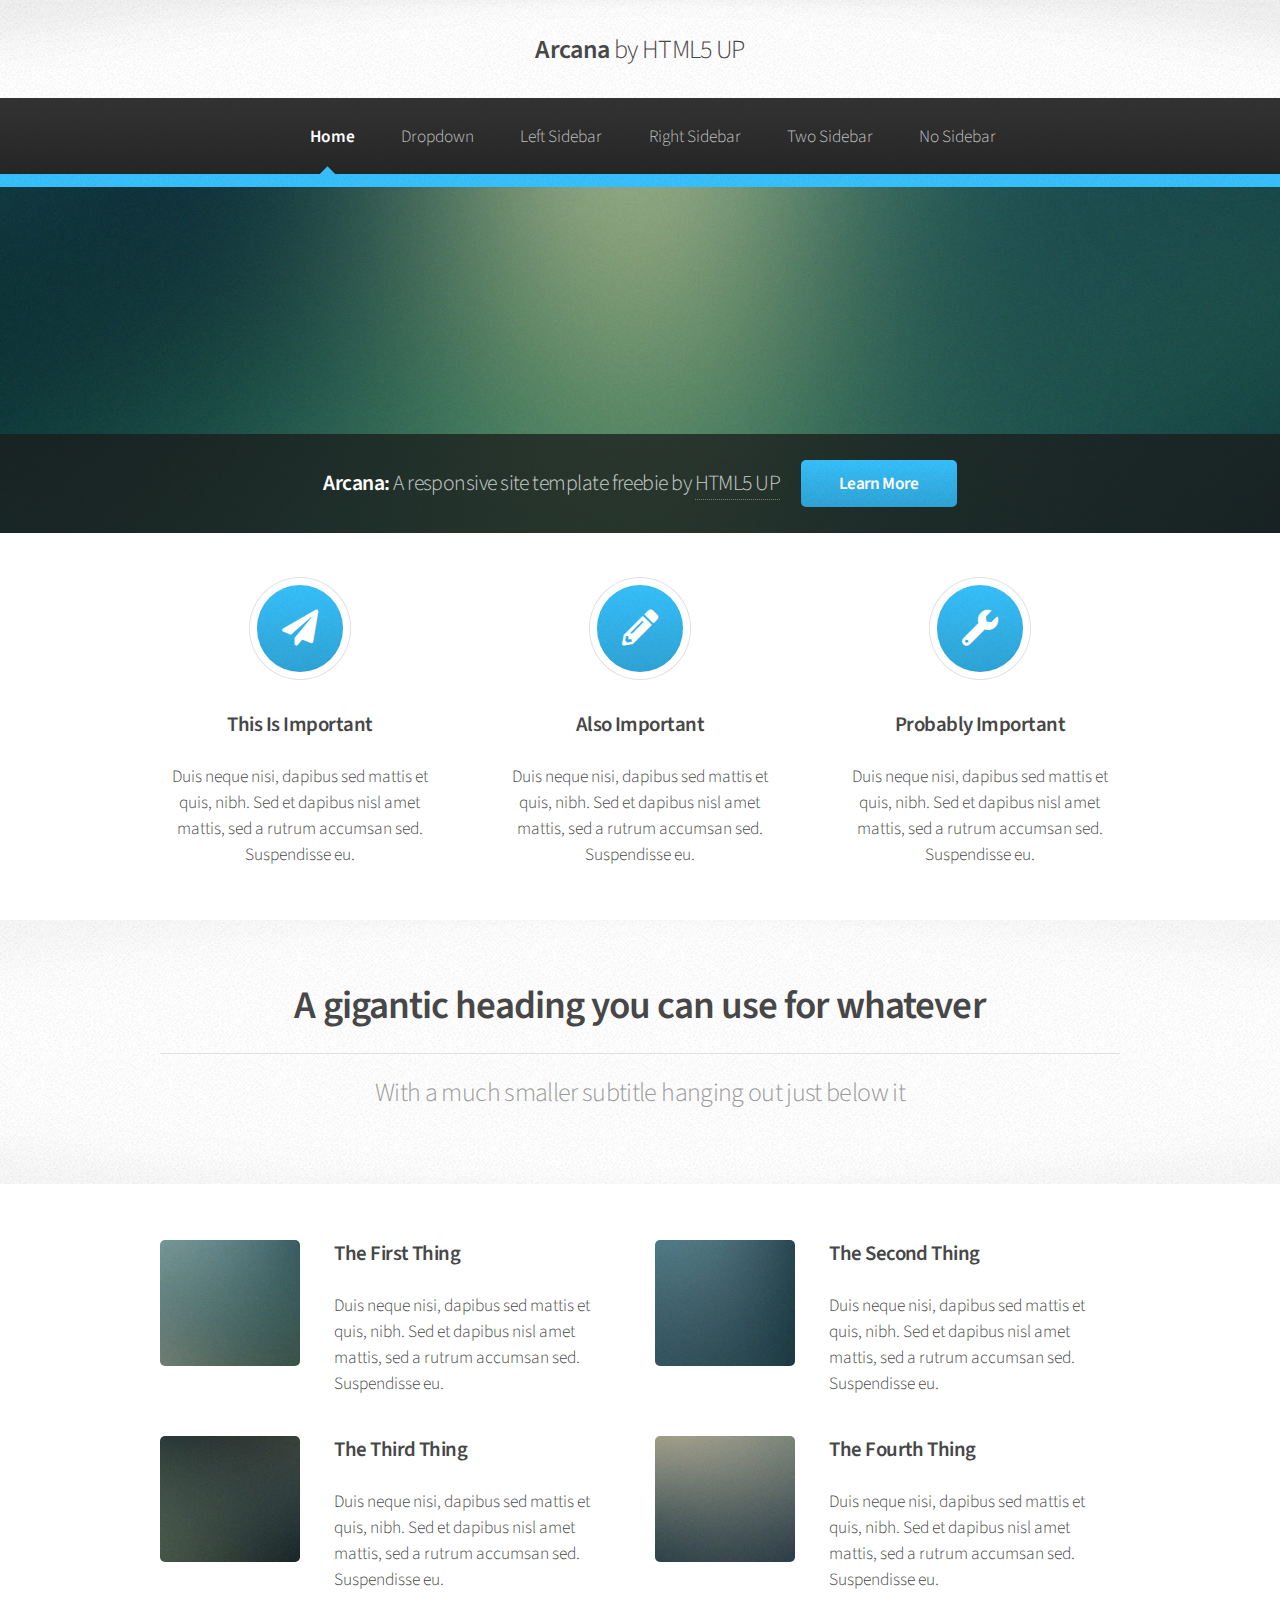
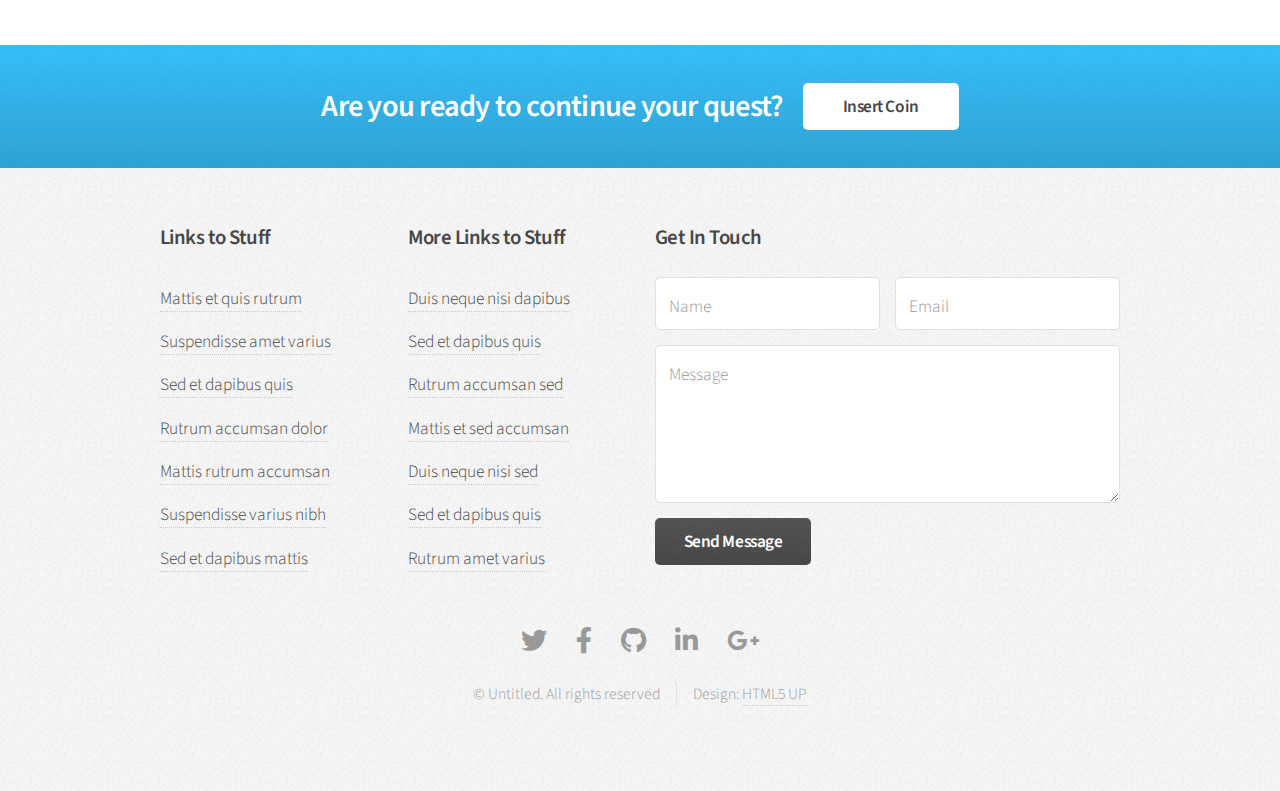
<file: index.html>
<!DOCTYPE HTML>
<!--
	Arcana by HTML5 UP
	html5up.net | @ajlkn
	Free for personal and commercial use under the CCA 3.0 license (html5up.net/license)
-->
<html>
	<head>
		<title>Arcana by HTML5 UP</title>
		<meta charset="utf-8" />
		<meta name="viewport" content="width=device-width, initial-scale=1, user-scalable=no" />
		<link rel="stylesheet" href="assets/css/main.css" />
	</head>
	<body class="is-preload">
		<div id="page-wrapper">

			<!-- Header -->
				<div id="header">

					<!-- Logo -->
						<h1><a href="index.html" id="logo">Arcana <em>by HTML5 UP</em></a></h1>

					<!-- Nav -->
						<nav id="nav">
							<ul>
								<li class="current"><a href="index.html">Home</a></li>
								<li>
									<a href="#">Dropdown</a>
									<ul>
										<li><a href="#">Lorem dolor</a></li>
										<li><a href="#">Magna phasellus</a></li>
										<li><a href="#">Etiam sed tempus</a></li>
										<li>
											<a href="#">Submenu</a>
											<ul>
												<li><a href="#">Lorem dolor</a></li>
												<li><a href="#">Phasellus magna</a></li>
												<li><a href="#">Magna phasellus</a></li>
												<li><a href="#">Etiam nisl</a></li>
												<li><a href="#">Veroeros feugiat</a></li>
											</ul>
										</li>
										<li><a href="#">Veroeros feugiat</a></li>
									</ul>
								</li>
								<li><a href="left-sidebar.html">Left Sidebar</a></li>
								<li><a href="right-sidebar.html">Right Sidebar</a></li>
								<li><a href="two-sidebar.html">Two Sidebar</a></li>
								<li><a href="no-sidebar.html">No Sidebar</a></li>
							</ul>
						</nav>

				</div>

			<!-- Banner -->
				<section id="banner">
					<header>
						<h2>Arcana: <em>A responsive site template freebie by <a href="http://html5up.net">HTML5 UP</a></em></h2>
						<a href="#" class="button">Learn More</a>
					</header>
				</section>

			<!-- Highlights -->
				<section class="wrapper style1">
					<div class="container">
						<div class="row gtr-200">
							<section class="col-4 col-12-narrower">
								<div class="box highlight">
									<i class="icon solid major fa-paper-plane"></i>
									<h3>This Is Important</h3>
									<p>Duis neque nisi, dapibus sed mattis et quis, nibh. Sed et dapibus nisl amet mattis, sed a rutrum accumsan sed. Suspendisse eu.</p>
								</div>
							</section>
							<section class="col-4 col-12-narrower">
								<div class="box highlight">
									<i class="icon solid major fa-pencil-alt"></i>
									<h3>Also Important</h3>
									<p>Duis neque nisi, dapibus sed mattis et quis, nibh. Sed et dapibus nisl amet mattis, sed a rutrum accumsan sed. Suspendisse eu.</p>
								</div>
							</section>
							<section class="col-4 col-12-narrower">
								<div class="box highlight">
									<i class="icon solid major fa-wrench"></i>
									<h3>Probably Important</h3>
									<p>Duis neque nisi, dapibus sed mattis et quis, nibh. Sed et dapibus nisl amet mattis, sed a rutrum accumsan sed. Suspendisse eu.</p>
								</div>
							</section>
						</div>
					</div>
				</section>

			<!-- Gigantic Heading -->
				<section class="wrapper style2">
					<div class="container">
						<header class="major">
							<h2>A gigantic heading you can use for whatever</h2>
							<p>With a much smaller subtitle hanging out just below it</p>
						</header>
					</div>
				</section>

			<!-- Posts -->
				<section class="wrapper style1">
					<div class="container">
						<div class="row">
							<section class="col-6 col-12-narrower">
								<div class="box post">
									<a href="#" class="image left"><img src="images/pic01.jpg" alt="" /></a>
									<div class="inner">
										<h3>The First Thing</h3>
										<p>Duis neque nisi, dapibus sed mattis et quis, nibh. Sed et dapibus nisl amet mattis, sed a rutrum accumsan sed. Suspendisse eu.</p>
									</div>
								</div>
							</section>
							<section class="col-6 col-12-narrower">
								<div class="box post">
									<a href="#" class="image left"><img src="images/pic02.jpg" alt="" /></a>
									<div class="inner">
										<h3>The Second Thing</h3>
										<p>Duis neque nisi, dapibus sed mattis et quis, nibh. Sed et dapibus nisl amet mattis, sed a rutrum accumsan sed. Suspendisse eu.</p>
									</div>
								</div>
							</section>
						</div>
						<div class="row">
							<section class="col-6 col-12-narrower">
								<div class="box post">
									<a href="#" class="image left"><img src="images/pic03.jpg" alt="" /></a>
									<div class="inner">
										<h3>The Third Thing</h3>
										<p>Duis neque nisi, dapibus sed mattis et quis, nibh. Sed et dapibus nisl amet mattis, sed a rutrum accumsan sed. Suspendisse eu.</p>
									</div>
								</div>
							</section>
							<section class="col-6 col-12-narrower">
								<div class="box post">
									<a href="#" class="image left"><img src="images/pic04.jpg" alt="" /></a>
									<div class="inner">
										<h3>The Fourth Thing</h3>
										<p>Duis neque nisi, dapibus sed mattis et quis, nibh. Sed et dapibus nisl amet mattis, sed a rutrum accumsan sed. Suspendisse eu.</p>
									</div>
								</div>
							</section>
						</div>
					</div>
				</section>

			<!-- CTA -->
				<section id="cta" class="wrapper style3">
					<div class="container">
						<header>
							<h2>Are you ready to continue your quest?</h2>
							<a href="#" class="button">Insert Coin</a>
						</header>
					</div>
				</section>

			<!-- Footer -->
				<div id="footer">
					<div class="container">
						<div class="row">
							<section class="col-3 col-6-narrower col-12-mobilep">
								<h3>Links to Stuff</h3>
								<ul class="links">
									<li><a href="#">Mattis et quis rutrum</a></li>
									<li><a href="#">Suspendisse amet varius</a></li>
									<li><a href="#">Sed et dapibus quis</a></li>
									<li><a href="#">Rutrum accumsan dolor</a></li>
									<li><a href="#">Mattis rutrum accumsan</a></li>
									<li><a href="#">Suspendisse varius nibh</a></li>
									<li><a href="#">Sed et dapibus mattis</a></li>
								</ul>
							</section>
							<section class="col-3 col-6-narrower col-12-mobilep">
								<h3>More Links to Stuff</h3>
								<ul class="links">
									<li><a href="#">Duis neque nisi dapibus</a></li>
									<li><a href="#">Sed et dapibus quis</a></li>
									<li><a href="#">Rutrum accumsan sed</a></li>
									<li><a href="#">Mattis et sed accumsan</a></li>
									<li><a href="#">Duis neque nisi sed</a></li>
									<li><a href="#">Sed et dapibus quis</a></li>
									<li><a href="#">Rutrum amet varius</a></li>
								</ul>
							</section>
							<section class="col-6 col-12-narrower">
								<h3>Get In Touch</h3>
								<form>
									<div class="row gtr-50">
										<div class="col-6 col-12-mobilep">
											<input type="text" name="name" id="name" placeholder="Name" />
										</div>
										<div class="col-6 col-12-mobilep">
											<input type="email" name="email" id="email" placeholder="Email" />
										</div>
										<div class="col-12">
											<textarea name="message" id="message" placeholder="Message" rows="5"></textarea>
										</div>
										<div class="col-12">
											<ul class="actions">
												<li><input type="submit" class="button alt" value="Send Message" /></li>
											</ul>
										</div>
									</div>
								</form>
							</section>
						</div>
					</div>

					<!-- Icons -->
						<ul class="icons">
							<li><a href="#" class="icon brands fa-twitter"><span class="label">Twitter</span></a></li>
							<li><a href="#" class="icon brands fa-facebook-f"><span class="label">Facebook</span></a></li>
							<li><a href="#" class="icon brands fa-github"><span class="label">GitHub</span></a></li>
							<li><a href="#" class="icon brands fa-linkedin-in"><span class="label">LinkedIn</span></a></li>
							<li><a href="#" class="icon brands fa-google-plus-g"><span class="label">Google+</span></a></li>
						</ul>

					<!-- Copyright -->
						<div class="copyright">
							<ul class="menu">
								<li>&copy; Untitled. All rights reserved</li><li>Design: <a href="http://html5up.net">HTML5 UP</a></li>
							</ul>
						</div>

				</div>

		</div>

		<!-- Scripts -->
			<script src="assets/js/jquery.min.js"></script>
			<script src="assets/js/jquery.dropotron.min.js"></script>
			<script src="assets/js/browser.min.js"></script>
			<script src="assets/js/breakpoints.min.js"></script>
			<script src="assets/js/util.js"></script>
			<script src="assets/js/main.js"></script>

	</body>
</html>
</file>
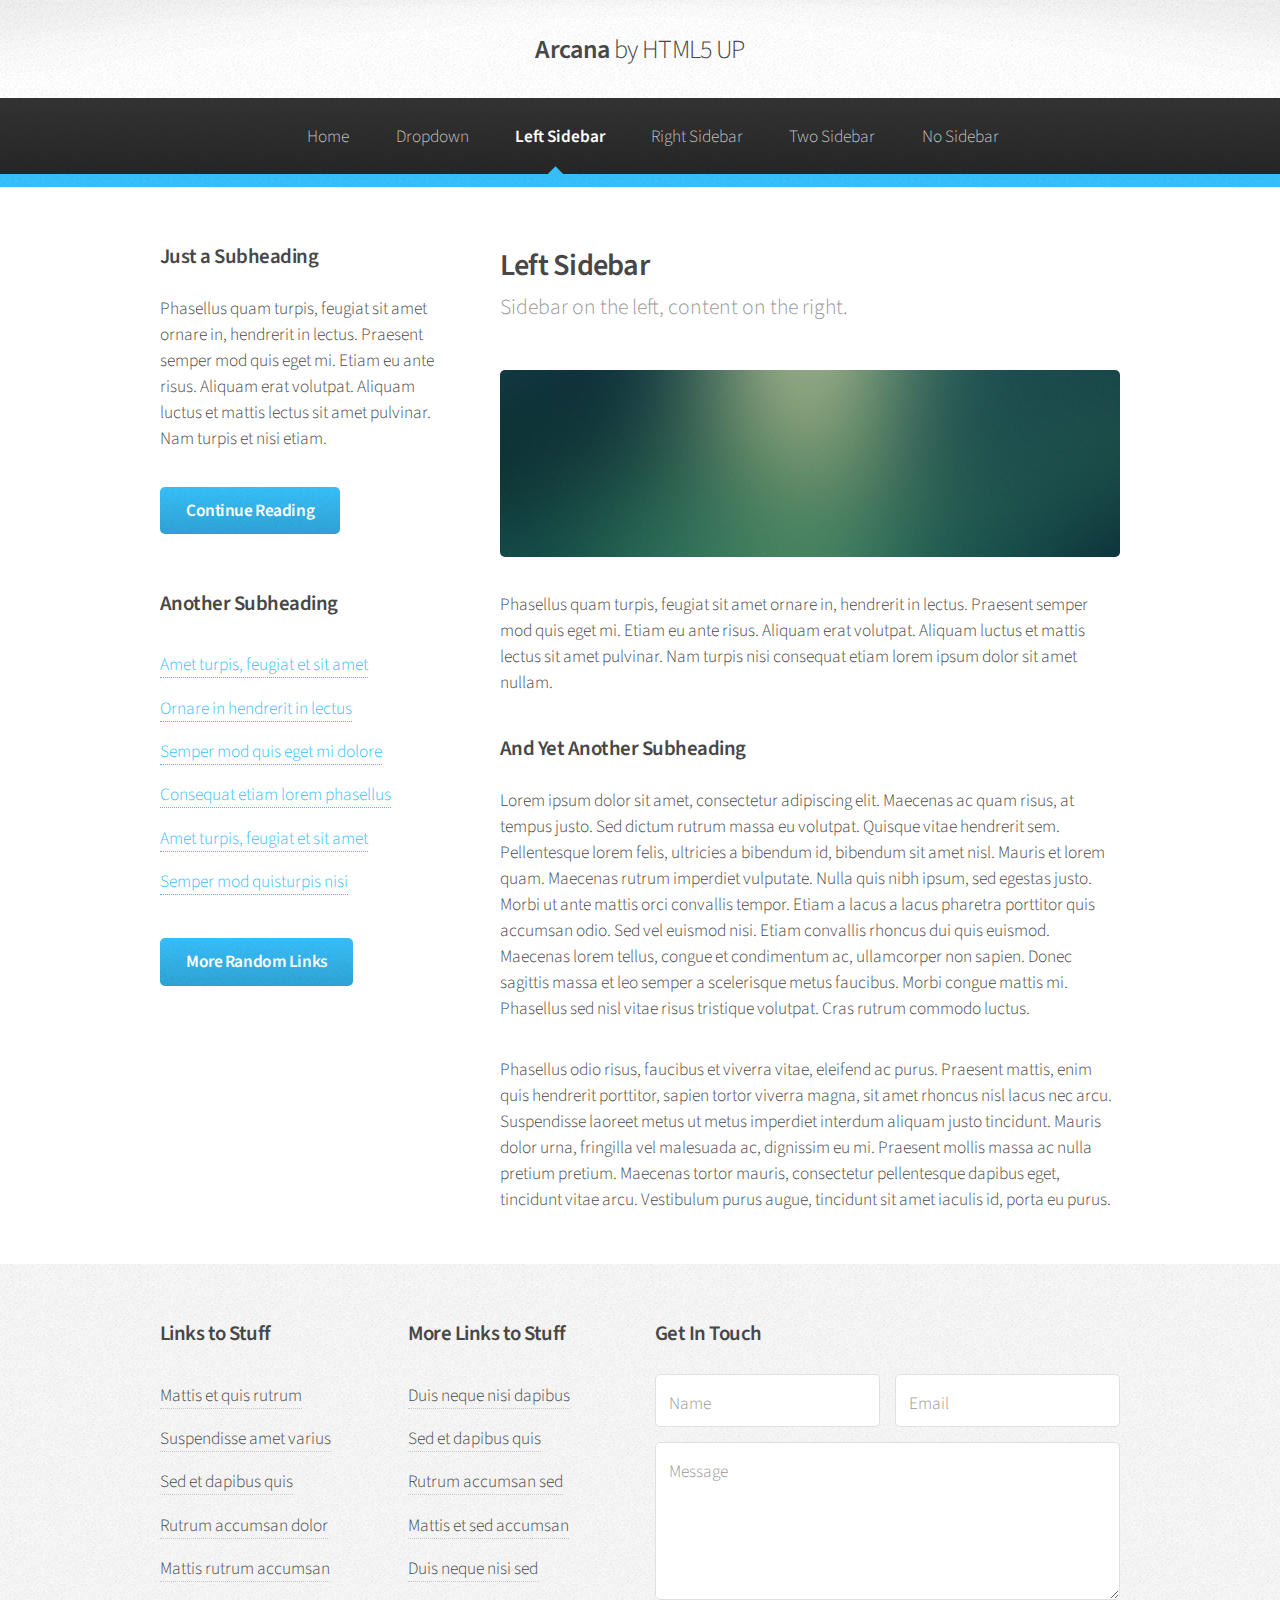
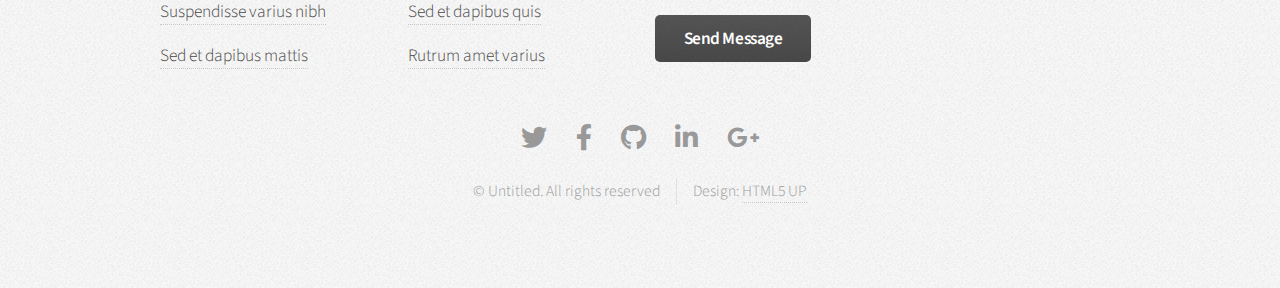
<file: left-sidebar.html>
<!DOCTYPE HTML>
<!--
	Arcana by HTML5 UP
	html5up.net | @ajlkn
	Free for personal and commercial use under the CCA 3.0 license (html5up.net/license)
-->
<html>
	<head>
		<title>Left Sidebar - Arcana by HTML5 UP</title>
		<meta charset="utf-8" />
		<meta name="viewport" content="width=device-width, initial-scale=1, user-scalable=no" />
		<link rel="stylesheet" href="assets/css/main.css" />
	</head>
	<body class="is-preload">
		<div id="page-wrapper">

			<!-- Header -->
				<div id="header">

					<!-- Logo -->
						<h1><a href="index.html" id="logo">Arcana <em>by HTML5 UP</em></a></h1>

					<!-- Nav -->
						<nav id="nav">
							<ul>
								<li><a href="index.html">Home</a></li>
								<li>
									<a href="#">Dropdown</a>
									<ul>
										<li><a href="#">Lorem dolor</a></li>
										<li><a href="#">Magna phasellus</a></li>
										<li><a href="#">Etiam sed tempus</a></li>
										<li>
											<a href="#">Submenu</a>
											<ul>
												<li><a href="#">Lorem dolor</a></li>
												<li><a href="#">Phasellus magna</a></li>
												<li><a href="#">Magna phasellus</a></li>
												<li><a href="#">Etiam nisl</a></li>
												<li><a href="#">Veroeros feugiat</a></li>
											</ul>
										</li>
										<li><a href="#">Veroeros feugiat</a></li>
									</ul>
								</li>
								<li class="current"><a href="left-sidebar.html">Left Sidebar</a></li>
								<li><a href="right-sidebar.html">Right Sidebar</a></li>
								<li><a href="two-sidebar.html">Two Sidebar</a></li>
								<li><a href="no-sidebar.html">No Sidebar</a></li>
							</ul>
						</nav>

				</div>

			<!-- Main -->
				<section class="wrapper style1">
					<div class="container">
						<div class="row gtr-200">
							<div class="col-4 col-12-narrower">
								<div id="sidebar">

									<!-- Sidebar -->

										<section>
											<h3>Just a Subheading</h3>
											<p>Phasellus quam turpis, feugiat sit amet ornare in, hendrerit in lectus.
											Praesent semper mod quis eget mi. Etiam eu ante risus. Aliquam erat volutpat.
											Aliquam luctus et mattis lectus sit amet pulvinar. Nam turpis et nisi etiam.</p>
											<footer>
												<a href="#" class="button">Continue Reading</a>
											</footer>
										</section>

										<section>
											<h3>Another Subheading</h3>
											<ul class="links">
												<li><a href="#">Amet turpis, feugiat et sit amet</a></li>
												<li><a href="#">Ornare in hendrerit in lectus</a></li>
												<li><a href="#">Semper mod quis eget mi dolore</a></li>
												<li><a href="#">Consequat etiam lorem phasellus</a></li>
												<li><a href="#">Amet turpis, feugiat et sit amet</a></li>
												<li><a href="#">Semper mod quisturpis nisi</a></li>
											</ul>
											<footer>
												<a href="#" class="button">More Random Links</a>
											</footer>
										</section>

								</div>
							</div>
							<div class="col-8  col-12-narrower imp-narrower">
								<div id="content">

									<!-- Content -->

										<article>
											<header>
												<h2>Left Sidebar</h2>
												<p>Sidebar on the left, content on the right.</p>
											</header>

											<span class="image featured"><img src="images/banner.jpg" alt="" /></span>

											<p>Phasellus quam turpis, feugiat sit amet ornare in, hendrerit in lectus.
											Praesent semper mod quis eget mi. Etiam eu ante risus. Aliquam erat volutpat.
											Aliquam luctus et mattis lectus sit amet pulvinar. Nam turpis nisi
											consequat etiam lorem ipsum dolor sit amet nullam.</p>

											<h3>And Yet Another Subheading</h3>
											<p>Lorem ipsum dolor sit amet, consectetur adipiscing elit. Maecenas ac quam risus, at tempus
											justo. Sed dictum rutrum massa eu volutpat. Quisque vitae hendrerit sem. Pellentesque lorem felis,
											ultricies a bibendum id, bibendum sit amet nisl. Mauris et lorem quam. Maecenas rutrum imperdiet
											vulputate. Nulla quis nibh ipsum, sed egestas justo. Morbi ut ante mattis orci convallis tempor.
											Etiam a lacus a lacus pharetra porttitor quis accumsan odio. Sed vel euismod nisi. Etiam convallis
											rhoncus dui quis euismod. Maecenas lorem tellus, congue et condimentum ac, ullamcorper non sapien.
											Donec sagittis massa et leo semper a scelerisque metus faucibus. Morbi congue mattis mi.
											Phasellus sed nisl vitae risus tristique volutpat. Cras rutrum commodo luctus.</p>

											<p>Phasellus odio risus, faucibus et viverra vitae, eleifend ac purus. Praesent mattis, enim
											quis hendrerit porttitor, sapien tortor viverra magna, sit amet rhoncus nisl lacus nec arcu.
											Suspendisse laoreet metus ut metus imperdiet interdum aliquam justo tincidunt. Mauris dolor urna,
											fringilla vel malesuada ac, dignissim eu mi. Praesent mollis massa ac nulla pretium pretium.
											Maecenas tortor mauris, consectetur pellentesque dapibus eget, tincidunt vitae arcu.
											Vestibulum purus augue, tincidunt sit amet iaculis id, porta eu purus.</p>
										</article>

								</div>
							</div>
						</div>
					</div>
				</section>

			<!-- Footer -->
				<div id="footer">
					<div class="container">
						<div class="row">
							<section class="col-3 col-6-narrower col-12-mobilep">
								<h3>Links to Stuff</h3>
								<ul class="links">
									<li><a href="#">Mattis et quis rutrum</a></li>
									<li><a href="#">Suspendisse amet varius</a></li>
									<li><a href="#">Sed et dapibus quis</a></li>
									<li><a href="#">Rutrum accumsan dolor</a></li>
									<li><a href="#">Mattis rutrum accumsan</a></li>
									<li><a href="#">Suspendisse varius nibh</a></li>
									<li><a href="#">Sed et dapibus mattis</a></li>
								</ul>
							</section>
							<section class="col-3 col-6-narrower col-12-mobilep">
								<h3>More Links to Stuff</h3>
								<ul class="links">
									<li><a href="#">Duis neque nisi dapibus</a></li>
									<li><a href="#">Sed et dapibus quis</a></li>
									<li><a href="#">Rutrum accumsan sed</a></li>
									<li><a href="#">Mattis et sed accumsan</a></li>
									<li><a href="#">Duis neque nisi sed</a></li>
									<li><a href="#">Sed et dapibus quis</a></li>
									<li><a href="#">Rutrum amet varius</a></li>
								</ul>
							</section>
							<section class="col-6 col-12-narrower">
								<h3>Get In Touch</h3>
								<form>
									<div class="row gtr-50">
										<div class="col-6 col-12-mobilep">
											<input type="text" name="name" id="name" placeholder="Name" />
										</div>
										<div class="col-6 col-12-mobilep">
											<input type="email" name="email" id="email" placeholder="Email" />
										</div>
										<div class="col-12">
											<textarea name="message" id="message" placeholder="Message" rows="5"></textarea>
										</div>
										<div class="col-12">
											<ul class="actions">
												<li><input type="submit" class="button alt" value="Send Message" /></li>
											</ul>
										</div>
									</div>
								</form>
							</section>
						</div>
					</div>

					<!-- Icons -->
						<ul class="icons">
							<li><a href="#" class="icon brands fa-twitter"><span class="label">Twitter</span></a></li>
							<li><a href="#" class="icon brands fa-facebook-f"><span class="label">Facebook</span></a></li>
							<li><a href="#" class="icon brands fa-github"><span class="label">GitHub</span></a></li>
							<li><a href="#" class="icon brands fa-linkedin-in"><span class="label">LinkedIn</span></a></li>
							<li><a href="#" class="icon brands fa-google-plus-g"><span class="label">Google+</span></a></li>
						</ul>

					<!-- Copyright -->
						<div class="copyright">
							<ul class="menu">
								<li>&copy; Untitled. All rights reserved</li><li>Design: <a href="http://html5up.net">HTML5 UP</a></li>
							</ul>
						</div>

				</div>

		</div>

		<!-- Scripts -->
			<script src="assets/js/jquery.min.js"></script>
			<script src="assets/js/jquery.dropotron.min.js"></script>
			<script src="assets/js/browser.min.js"></script>
			<script src="assets/js/breakpoints.min.js"></script>
			<script src="assets/js/util.js"></script>
			<script src="assets/js/main.js"></script>

	</body>
</html>
</file>
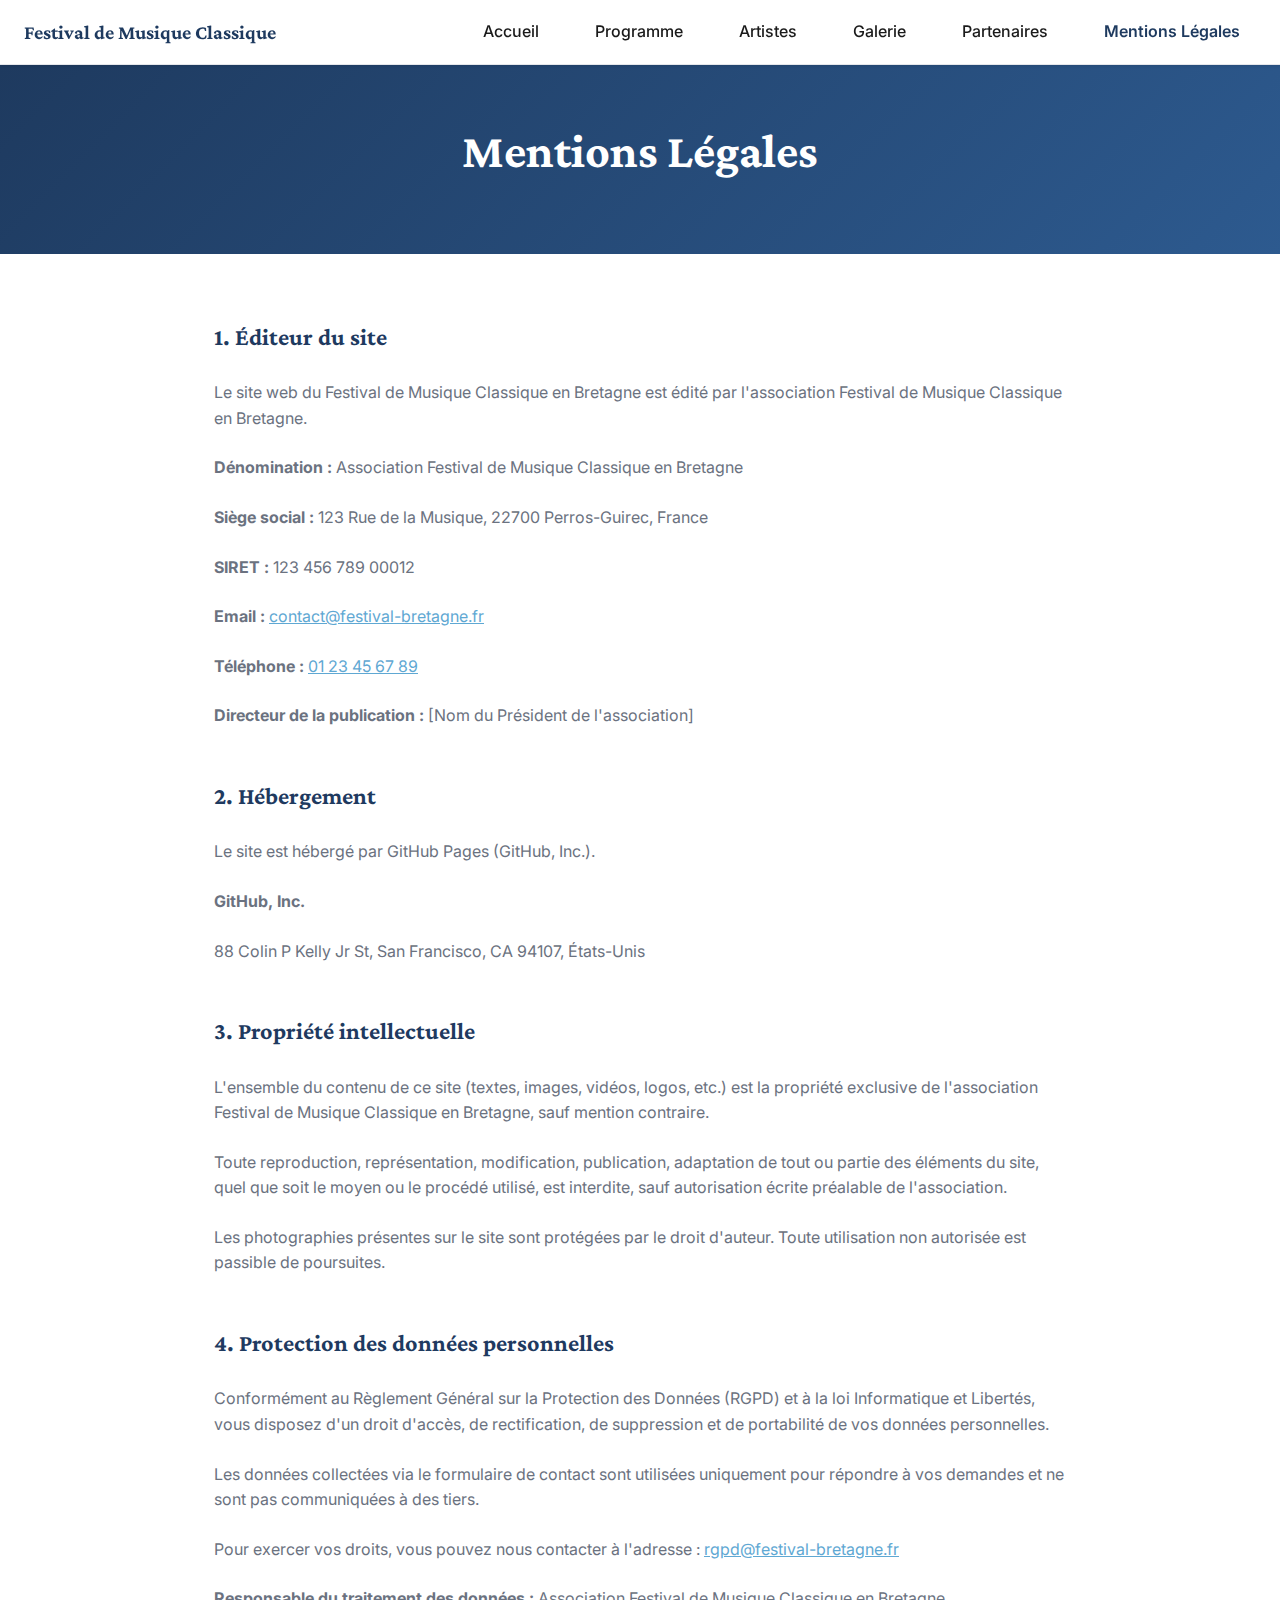
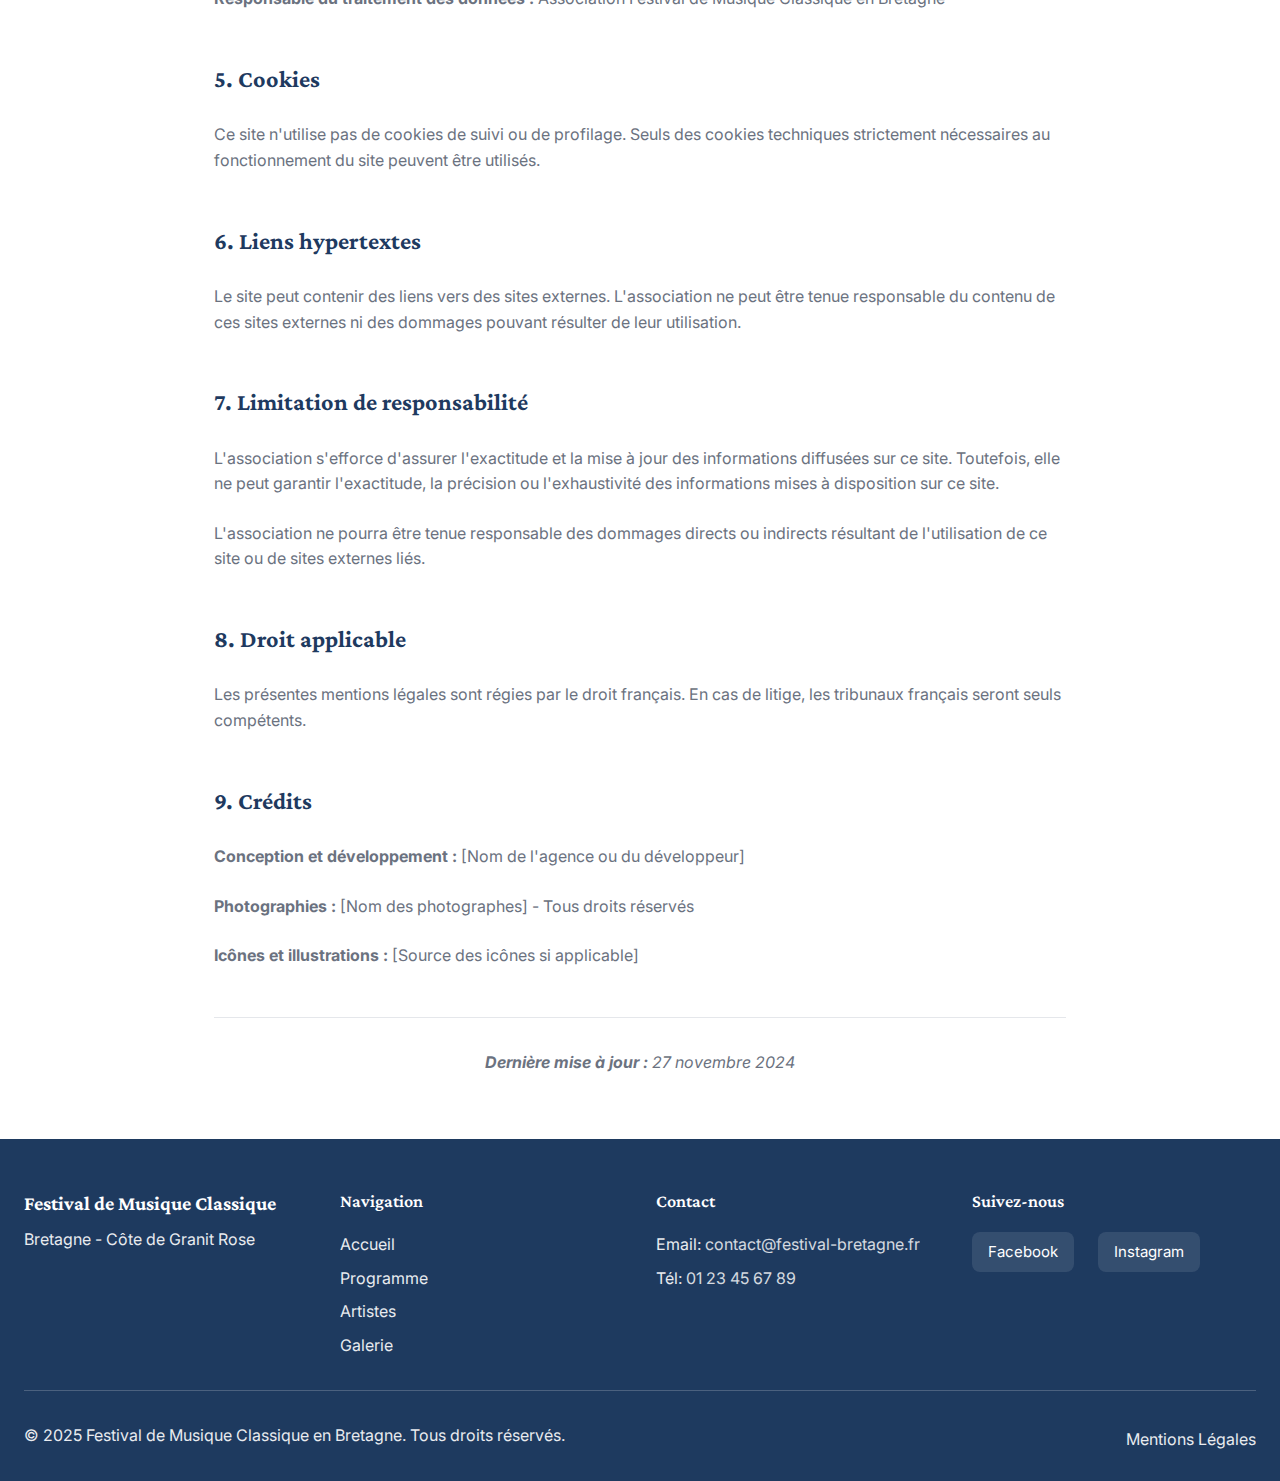
<file: mentions-legales.html>
<!DOCTYPE html>
<html lang="fr">
<head>
  <meta charset="UTF-8">
  <meta name="viewport" content="width=device-width, initial-scale=1.0">
  <meta name="description" content="Mentions légales du Festival de Musique Classique en Bretagne">
  <meta name="theme-color" content="#1e3a5f">
  <title>Mentions Légales - Festival de Musique Classique</title>
  <!-- Updated CSS path to css/ folder -->
  <link rel="stylesheet" href="css/styles.css">
  <link rel="preconnect" href="https://fonts.googleapis.com">
  <link rel="preconnect" href="https://fonts.gstatic.com" crossorigin>
  <link href="https://fonts.googleapis.com/css2?family=Crimson+Pro:wght@400;600;700&family=Inter:wght@400;500;600&display=swap" rel="stylesheet">
</head>
<body>

  <header class="header">
    <nav class="nav-container" role="navigation" aria-label="Navigation principale">
      <a href="index.html" class="logo" aria-label="Retour à l'accueil">
        <span class="logo-text">Festival de Musique Classique</span>
      </a>
      
      <button class="mobile-menu-button" id="mobile-menu-button" aria-expanded="false" aria-controls="mobile-menu" aria-label="Menu de navigation">
        <span class="hamburger-line"></span>
        <span class="hamburger-line"></span>
        <span class="hamburger-line"></span>
      </button>
      
      <ul class="nav-links" id="mobile-menu">
        <li><a href="index.html" class="nav-link">Accueil</a></li>
        <li><a href="programme.html" class="nav-link">Programme</a></li>
        <li><a href="artistes.html" class="nav-link">Artistes</a></li>
        <li><a href="galerie.html" class="nav-link">Galerie</a></li>
        <li><a href="partenaires.html" class="nav-link">Partenaires</a></li>
        <li><a href="mentions-legales.html" class="nav-link active" aria-current="page">Mentions Légales</a></li>
      </ul>
    </nav>
  </header>

  <main id="main-content">
    <section class="page-header">
      <div class="container">
        <h1 class="page-title">Mentions Légales</h1>
      </div>
    </section>

    <section class="content-section">
      <div class="container legal-content">
        <article class="legal-section">
          <h2 class="legal-title">1. Éditeur du site</h2>
          <p>
            Le site web du Festival de Musique Classique en Bretagne est édité par l'association 
            Festival de Musique Classique en Bretagne.
          </p>
          <address>
            <p><strong>Dénomination :</strong> Association Festival de Musique Classique en Bretagne</p>
            <p><strong>Siège social :</strong> 123 Rue de la Musique, 22700 Perros-Guirec, France</p>
            <p><strong>SIRET :</strong> 123 456 789 00012</p>
            <p><strong>Email :</strong> <a href="mailto:contact@festival-bretagne.fr">contact@festival-bretagne.fr</a></p>
            <p><strong>Téléphone :</strong> <a href="tel:+33123456789">01 23 45 67 89</a></p>
          </address>
          <p>
            <strong>Directeur de la publication :</strong> [Nom du Président de l'association]
          </p>
        </article>

        <article class="legal-section">
          <h2 class="legal-title">2. Hébergement</h2>
          <p>
            Le site est hébergé par GitHub Pages (GitHub, Inc.).
          </p>
          <address>
            <p><strong>GitHub, Inc.</strong></p>
            <p>88 Colin P Kelly Jr St, San Francisco, CA 94107, États-Unis</p>
          </address>
        </article>

        <article class="legal-section">
          <h2 class="legal-title">3. Propriété intellectuelle</h2>
          <p>
            L'ensemble du contenu de ce site (textes, images, vidéos, logos, etc.) est la propriété 
            exclusive de l'association Festival de Musique Classique en Bretagne, sauf mention contraire.
          </p>
          <p>
            Toute reproduction, représentation, modification, publication, adaptation de tout ou partie 
            des éléments du site, quel que soit le moyen ou le procédé utilisé, est interdite, sauf 
            autorisation écrite préalable de l'association.
          </p>
          <p>
            Les photographies présentes sur le site sont protégées par le droit d'auteur. Toute utilisation 
            non autorisée est passible de poursuites.
          </p>
        </article>

        <article class="legal-section">
          <h2 class="legal-title">4. Protection des données personnelles</h2>
          <p>
            Conformément au Règlement Général sur la Protection des Données (RGPD) et à la loi Informatique 
            et Libertés, vous disposez d'un droit d'accès, de rectification, de suppression et de portabilité 
            de vos données personnelles.
          </p>
          <p>
            Les données collectées via le formulaire de contact sont utilisées uniquement pour répondre à 
            vos demandes et ne sont pas communiquées à des tiers.
          </p>
          <p>
            Pour exercer vos droits, vous pouvez nous contacter à l'adresse : 
            <a href="mailto:rgpd@festival-bretagne.fr">rgpd@festival-bretagne.fr</a>
          </p>
          <p>
            <strong>Responsable du traitement des données :</strong> Association Festival de Musique Classique en Bretagne
          </p>
        </article>

        <article class="legal-section">
          <h2 class="legal-title">5. Cookies</h2>
          <p>
            Ce site n'utilise pas de cookies de suivi ou de profilage. Seuls des cookies techniques 
            strictement nécessaires au fonctionnement du site peuvent être utilisés.
          </p>
        </article>

        <article class="legal-section">
          <h2 class="legal-title">6. Liens hypertextes</h2>
          <p>
            Le site peut contenir des liens vers des sites externes. L'association ne peut être tenue 
            responsable du contenu de ces sites externes ni des dommages pouvant résulter de leur utilisation.
          </p>
        </article>

        <article class="legal-section">
          <h2 class="legal-title">7. Limitation de responsabilité</h2>
          <p>
            L'association s'efforce d'assurer l'exactitude et la mise à jour des informations diffusées 
            sur ce site. Toutefois, elle ne peut garantir l'exactitude, la précision ou l'exhaustivité 
            des informations mises à disposition sur ce site.
          </p>
          <p>
            L'association ne pourra être tenue responsable des dommages directs ou indirects résultant 
            de l'utilisation de ce site ou de sites externes liés.
          </p>
        </article>

        <article class="legal-section">
          <h2 class="legal-title">8. Droit applicable</h2>
          <p>
            Les présentes mentions légales sont régies par le droit français. En cas de litige, 
            les tribunaux français seront seuls compétents.
          </p>
        </article>

        <article class="legal-section">
          <h2 class="legal-title">9. Crédits</h2>
          <p>
            <strong>Conception et développement :</strong> [Nom de l'agence ou du développeur]
          </p>
          <p>
            <strong>Photographies :</strong> [Nom des photographes] - Tous droits réservés
          </p>
          <p>
            <strong>Icônes et illustrations :</strong> [Source des icônes si applicable]
          </p>
        </article>

        <p class="legal-footer-text">
          <strong>Dernière mise à jour :</strong> 27 novembre 2024
        </p>
      </div>
    </section>
  </main>

  <footer class="footer">
    <div class="footer-container">
      <div class="footer-section">
        <h3 class="footer-title">Festival de Musique Classique</h3>
        <p class="footer-text">Bretagne - Côte de Granit Rose</p>
      </div>
      
      <div class="footer-section">
        <h4 class="footer-heading">Navigation</h4>
        <ul class="footer-links">
          <li><a href="index.html" class="footer-link">Accueil</a></li>
          <li><a href="programme.html" class="footer-link">Programme</a></li>
          <li><a href="artistes.html" class="footer-link">Artistes</a></li>
          <li><a href="galerie.html" class="footer-link">Galerie</a></li>
        </ul>
      </div>
      
      <div class="footer-section">
        <h4 class="footer-heading">Contact</h4>
        <address class="footer-address">
          <p class="footer-text">
            Email: <a href="mailto:contact@festival-bretagne.fr" class="footer-link">contact@festival-bretagne.fr</a>
          </p>
          <p class="footer-text">
            Tél: <a href="tel:+33123456789" class="footer-link">01 23 45 67 89</a>
          </p>
        </address>
      </div>
      
      <div class="footer-section">
        <h4 class="footer-heading">Suivez-nous</h4>
        <div class="social-links">
          <a href="https://facebook.com" target="_blank" rel="noopener noreferrer" class="social-link" aria-label="Facebook (ouvre dans un nouvel onglet)">Facebook</a>
          <a href="https://instagram.com" target="_blank" rel="noopener noreferrer" class="social-link" aria-label="Instagram (ouvre dans un nouvel onglet)">Instagram</a>
        </div>
      </div>
    </div>
    
    <div class="footer-bottom">
      <p class="footer-text">© 2025 Festival de Musique Classique en Bretagne. Tous droits réservés.</p>
      <a href="mentions-legales.html" class="footer-link">Mentions Légales</a>
    </div>
  </footer>

  <!-- Updated JS path to js/ folder -->
  <script src="js/script.js"></script>
</body>
</html>
</file>
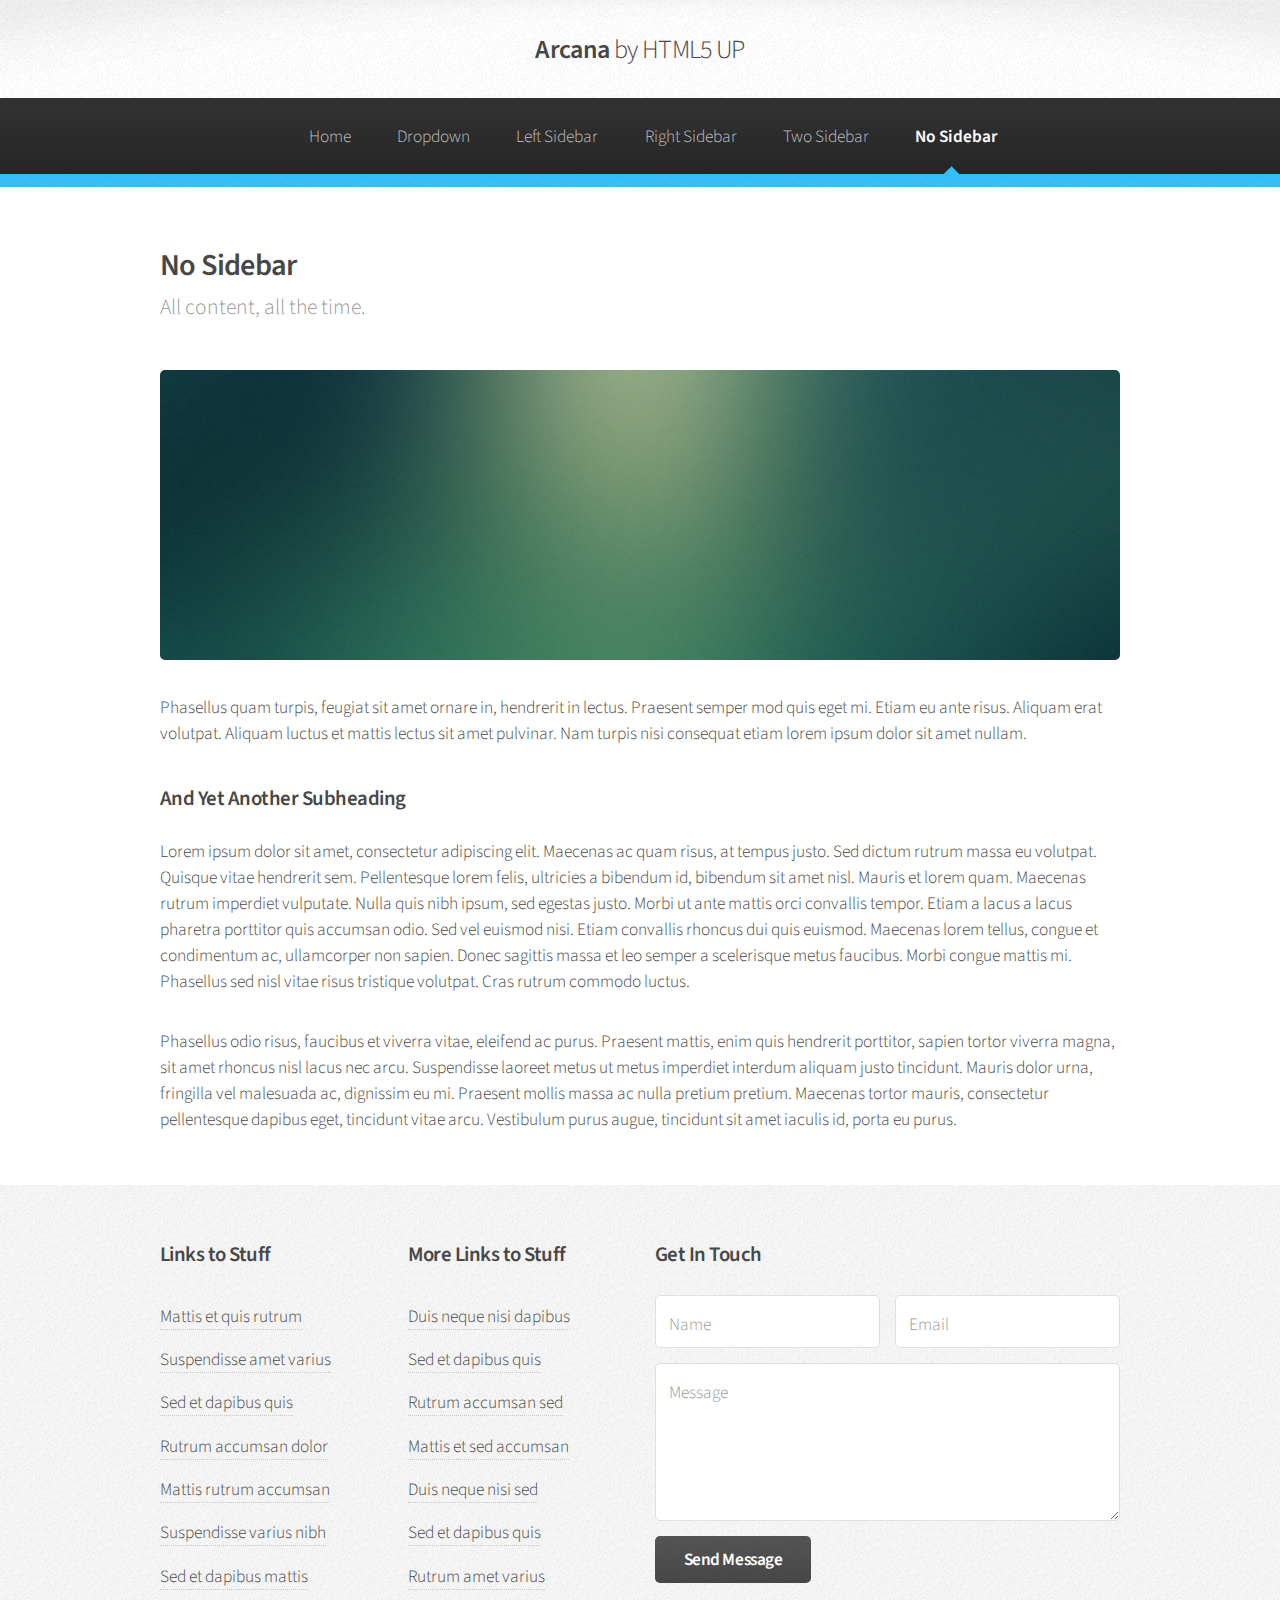
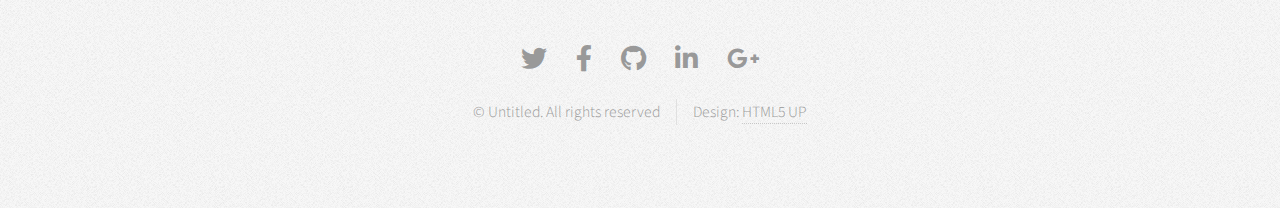
<file: no-sidebar.html>
<!DOCTYPE HTML>
<!--
	Arcana by HTML5 UP
	html5up.net | @ajlkn
	Free for personal and commercial use under the CCA 3.0 license (html5up.net/license)
-->
<html>
	<head>
		<title>No Sidebar - Arcana by HTML5 UP</title>
		<meta charset="utf-8" />
		<meta name="viewport" content="width=device-width, initial-scale=1, user-scalable=no" />
		<link rel="stylesheet" href="assets/css/main.css" />
	</head>
	<body class="is-preload">
		<div id="page-wrapper">

			<!-- Header -->
				<div id="header">

					<!-- Logo -->
						<h1><a href="index.html" id="logo">Arcana <em>by HTML5 UP</em></a></h1>

					<!-- Nav -->
						<nav id="nav">
							<ul>
								<li><a href="index.html">Home</a></li>
								<li>
									<a href="#">Dropdown</a>
									<ul>
										<li><a href="#">Lorem dolor</a></li>
										<li><a href="#">Magna phasellus</a></li>
										<li><a href="#">Etiam sed tempus</a></li>
										<li>
											<a href="#">Submenu</a>
											<ul>
												<li><a href="#">Lorem dolor</a></li>
												<li><a href="#">Phasellus magna</a></li>
												<li><a href="#">Magna phasellus</a></li>
												<li><a href="#">Etiam nisl</a></li>
												<li><a href="#">Veroeros feugiat</a></li>
											</ul>
										</li>
										<li><a href="#">Veroeros feugiat</a></li>
									</ul>
								</li>
								<li><a href="left-sidebar.html">Left Sidebar</a></li>
								<li><a href="right-sidebar.html">Right Sidebar</a></li>
								<li><a href="two-sidebar.html">Two Sidebar</a></li>
								<li class="current"><a href="no-sidebar.html">No Sidebar</a></li>
							</ul>
						</nav>

				</div>

			<!-- Main -->
				<section class="wrapper style1">
					<div class="container">
						<div id="content">

							<!-- Content -->

								<article>
									<header>
										<h2>No Sidebar</h2>
										<p>All content, all the time.</p>
									</header>

									<span class="image featured"><img src="images/banner.jpg" alt="" /></span>

									<p>Phasellus quam turpis, feugiat sit amet ornare in, hendrerit in lectus.
									Praesent semper mod quis eget mi. Etiam eu ante risus. Aliquam erat volutpat.
									Aliquam luctus et mattis lectus sit amet pulvinar. Nam turpis nisi
									consequat etiam lorem ipsum dolor sit amet nullam.</p>

									<h3>And Yet Another Subheading</h3>
									<p>Lorem ipsum dolor sit amet, consectetur adipiscing elit. Maecenas ac quam risus, at tempus
									justo. Sed dictum rutrum massa eu volutpat. Quisque vitae hendrerit sem. Pellentesque lorem felis,
									ultricies a bibendum id, bibendum sit amet nisl. Mauris et lorem quam. Maecenas rutrum imperdiet
									vulputate. Nulla quis nibh ipsum, sed egestas justo. Morbi ut ante mattis orci convallis tempor.
									Etiam a lacus a lacus pharetra porttitor quis accumsan odio. Sed vel euismod nisi. Etiam convallis
									rhoncus dui quis euismod. Maecenas lorem tellus, congue et condimentum ac, ullamcorper non sapien.
									Donec sagittis massa et leo semper a scelerisque metus faucibus. Morbi congue mattis mi.
									Phasellus sed nisl vitae risus tristique volutpat. Cras rutrum commodo luctus.</p>

									<p>Phasellus odio risus, faucibus et viverra vitae, eleifend ac purus. Praesent mattis, enim
									quis hendrerit porttitor, sapien tortor viverra magna, sit amet rhoncus nisl lacus nec arcu.
									Suspendisse laoreet metus ut metus imperdiet interdum aliquam justo tincidunt. Mauris dolor urna,
									fringilla vel malesuada ac, dignissim eu mi. Praesent mollis massa ac nulla pretium pretium.
									Maecenas tortor mauris, consectetur pellentesque dapibus eget, tincidunt vitae arcu.
									Vestibulum purus augue, tincidunt sit amet iaculis id, porta eu purus.</p>
								</article>

						</div>
					</div>
				</section>

			<!-- Footer -->
				<div id="footer">
					<div class="container">
						<div class="row">
							<section class="col-3 col-6-narrower col-12-mobilep">
								<h3>Links to Stuff</h3>
								<ul class="links">
									<li><a href="#">Mattis et quis rutrum</a></li>
									<li><a href="#">Suspendisse amet varius</a></li>
									<li><a href="#">Sed et dapibus quis</a></li>
									<li><a href="#">Rutrum accumsan dolor</a></li>
									<li><a href="#">Mattis rutrum accumsan</a></li>
									<li><a href="#">Suspendisse varius nibh</a></li>
									<li><a href="#">Sed et dapibus mattis</a></li>
								</ul>
							</section>
							<section class="col-3 col-6-narrower col-12-mobilep">
								<h3>More Links to Stuff</h3>
								<ul class="links">
									<li><a href="#">Duis neque nisi dapibus</a></li>
									<li><a href="#">Sed et dapibus quis</a></li>
									<li><a href="#">Rutrum accumsan sed</a></li>
									<li><a href="#">Mattis et sed accumsan</a></li>
									<li><a href="#">Duis neque nisi sed</a></li>
									<li><a href="#">Sed et dapibus quis</a></li>
									<li><a href="#">Rutrum amet varius</a></li>
								</ul>
							</section>
							<section class="col-6 col-12-narrower">
								<h3>Get In Touch</h3>
								<form>
									<div class="row gtr-50">
										<div class="col-6 col-12-mobilep">
											<input type="text" name="name" id="name" placeholder="Name" />
										</div>
										<div class="col-6 col-12-mobilep">
											<input type="email" name="email" id="email" placeholder="Email" />
										</div>
										<div class="col-12">
											<textarea name="message" id="message" placeholder="Message" rows="5"></textarea>
										</div>
										<div class="col-12">
											<ul class="actions">
												<li><input type="submit" class="button alt" value="Send Message" /></li>
											</ul>
										</div>
									</div>
								</form>
							</section>
						</div>
					</div>

					<!-- Icons -->
						<ul class="icons">
							<li><a href="#" class="icon brands fa-twitter"><span class="label">Twitter</span></a></li>
							<li><a href="#" class="icon brands fa-facebook-f"><span class="label">Facebook</span></a></li>
							<li><a href="#" class="icon brands fa-github"><span class="label">GitHub</span></a></li>
							<li><a href="#" class="icon brands fa-linkedin-in"><span class="label">LinkedIn</span></a></li>
							<li><a href="#" class="icon brands fa-google-plus-g"><span class="label">Google+</span></a></li>
						</ul>

					<!-- Copyright -->
						<div class="copyright">
							<ul class="menu">
								<li>&copy; Untitled. All rights reserved</li><li>Design: <a href="http://html5up.net">HTML5 UP</a></li>
							</ul>
						</div>

				</div>

		</div>

		<!-- Scripts -->
			<script src="assets/js/jquery.min.js"></script>
			<script src="assets/js/jquery.dropotron.min.js"></script>
			<script src="assets/js/browser.min.js"></script>
			<script src="assets/js/breakpoints.min.js"></script>
			<script src="assets/js/util.js"></script>
			<script src="assets/js/main.js"></script>

	</body>
</html>
</file>
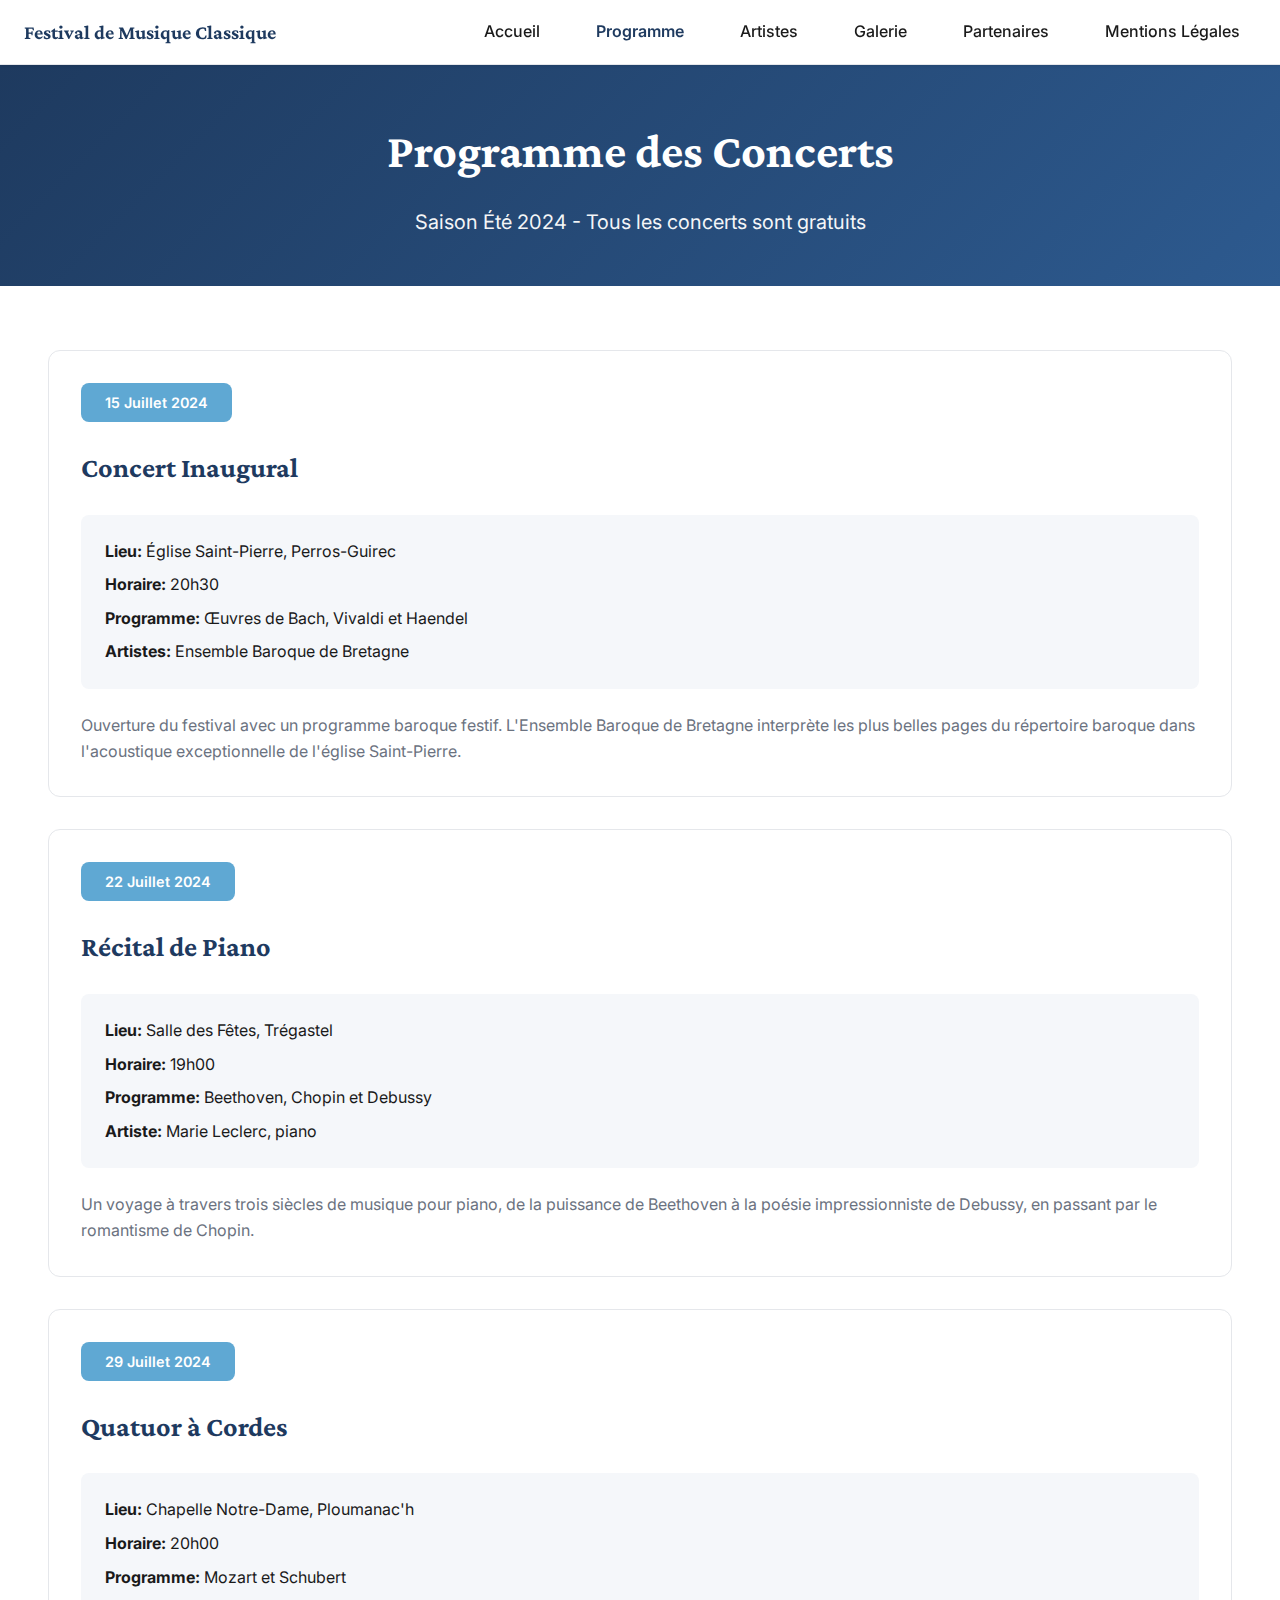
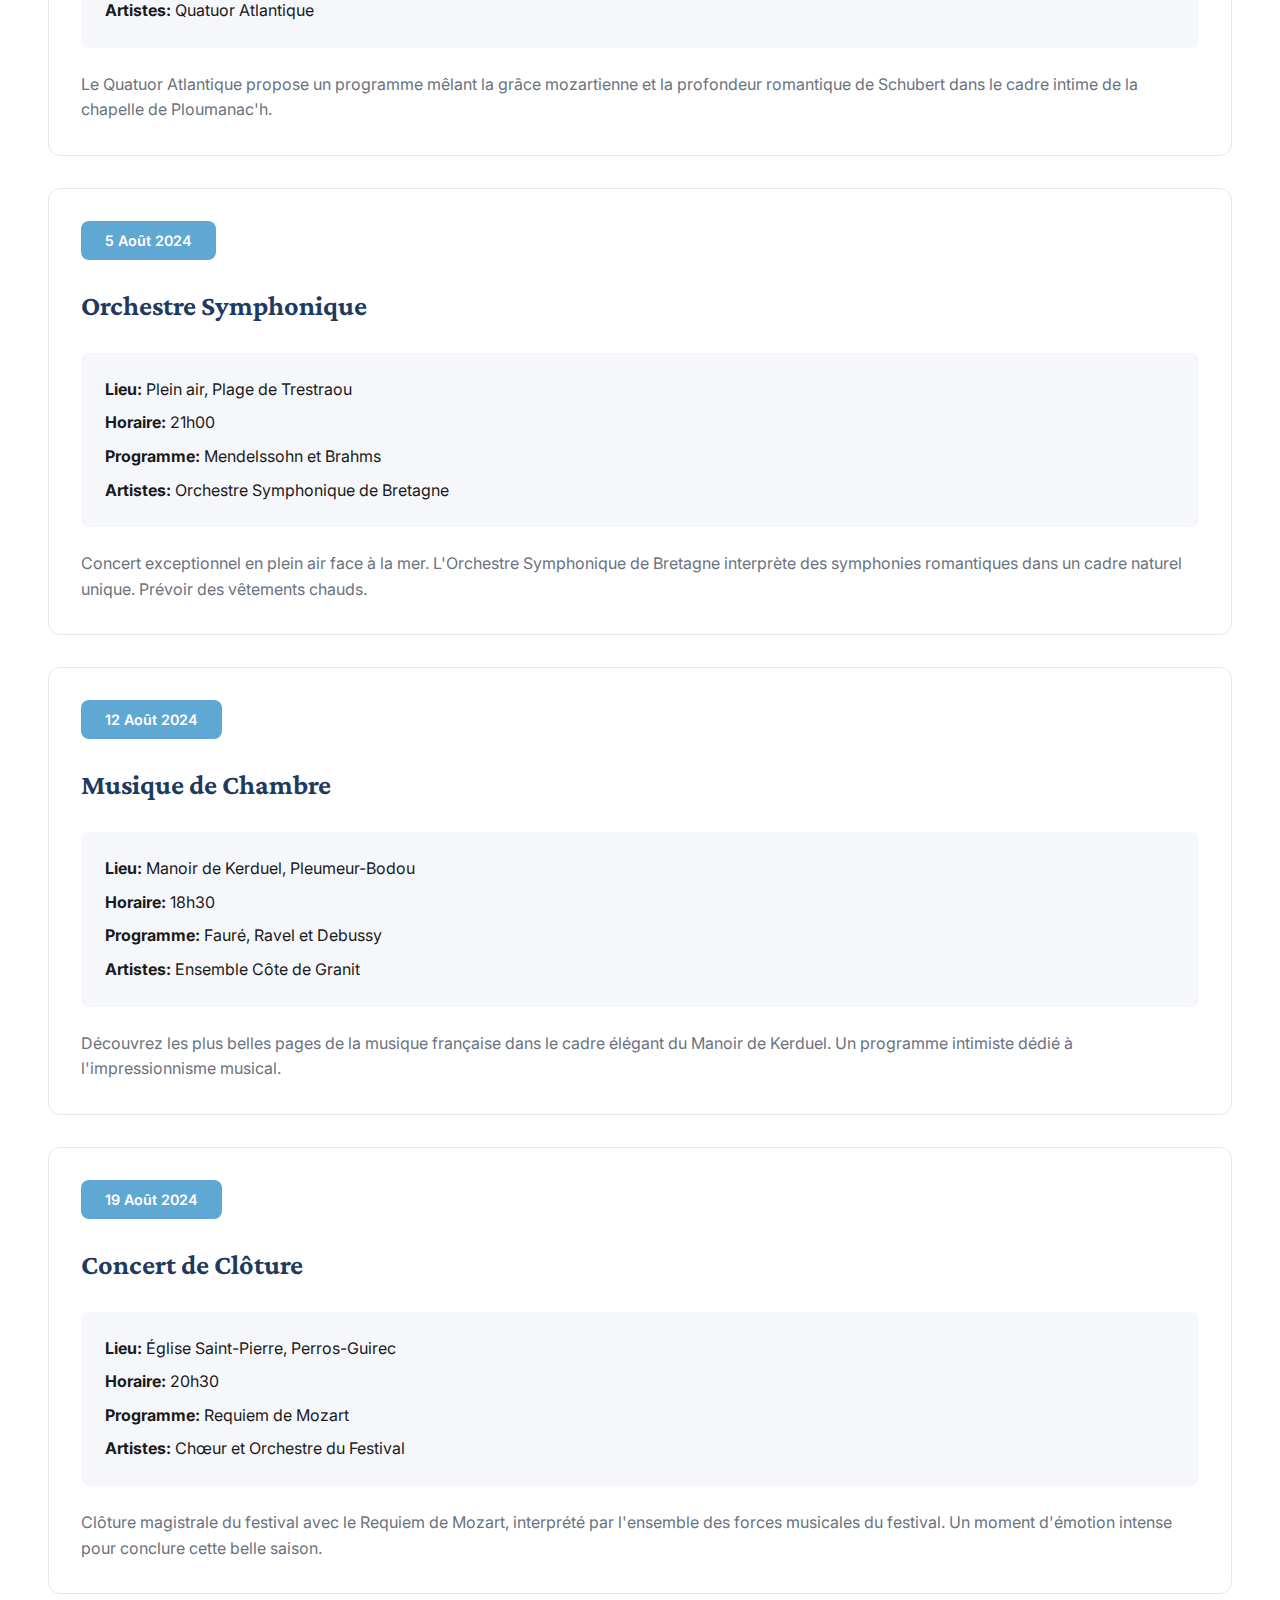
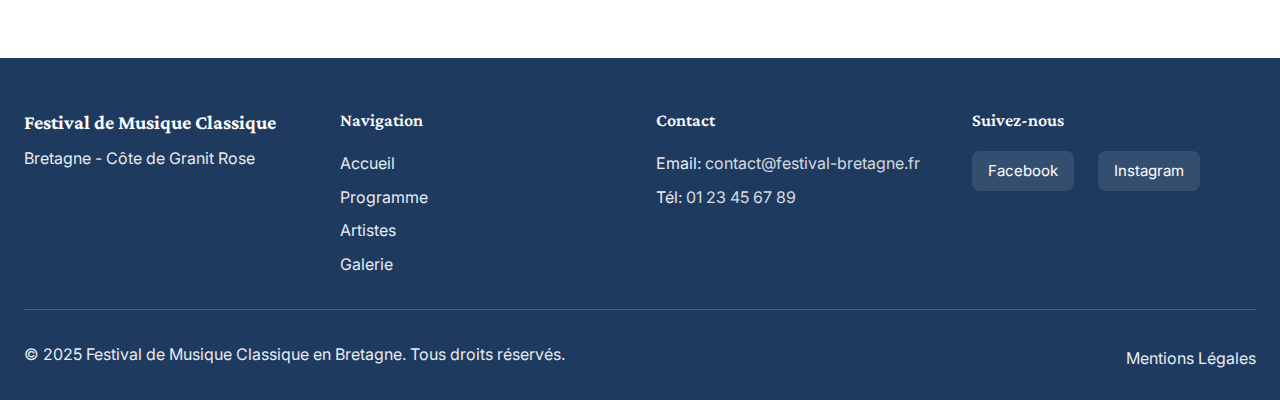
<file: programme.html>
<!DOCTYPE html>
<html lang="fr">
<head>
  <meta charset="UTF-8">
  <meta name="viewport" content="width=device-width, initial-scale=1.0">
  <meta name="description" content="Programme des concerts du Festival de Musique Classique en Bretagne">
  <meta name="theme-color" content="#1e3a5f">
  <title>Programme - Festival de Musique Classique</title>
  <!-- Updated CSS path to css/ folder -->
  <link rel="stylesheet" href="css/styles.css">
  <link rel="preconnect" href="https://fonts.googleapis.com">
  <link rel="preconnect" href="https://fonts.gstatic.com" crossorigin>
  <link href="https://fonts.googleapis.com/css2?family=Crimson+Pro:wght@400;600;700&family=Inter:wght@400;500;600&display=swap" rel="stylesheet">
</head>
<body>

  <header class="header">
    <nav class="nav-container" role="navigation" aria-label="Navigation principale">
      <a href="index.html" class="logo" aria-label="Retour à l'accueil">
        <span class="logo-text">Festival de Musique Classique</span>
      </a>
      
      <button class="mobile-menu-button" id="mobile-menu-button" aria-expanded="false" aria-controls="mobile-menu" aria-label="Menu de navigation">
        <span class="hamburger-line"></span>
        <span class="hamburger-line"></span>
        <span class="hamburger-line"></span>
      </button>
      
      <ul class="nav-links" id="mobile-menu">
        <li><a href="index.html" class="nav-link">Accueil</a></li>
        <li><a href="programme.html" class="nav-link active" aria-current="page">Programme</a></li>
        <li><a href="artistes.html" class="nav-link">Artistes</a></li>
        <li><a href="galerie.html" class="nav-link">Galerie</a></li>
        <li><a href="partenaires.html" class="nav-link">Partenaires</a></li>
        <li><a href="mentions-legales.html" class="nav-link">Mentions Légales</a></li>
      </ul>
    </nav>
  </header>

  <main id="main-content">
    <section class="page-header">
      <div class="container">
        <h1 class="page-title">Programme des Concerts</h1>
        <p class="page-subtitle">Saison Été 2024 - Tous les concerts sont gratuits</p>
      </div>
    </section>

    <section class="content-section">
      <div class="container">
        <div class="concert-list">
          <article class="concert-card">
            <time datetime="2024-07-15" class="concert-date">15 Juillet 2024</time>
            <h2 class="concert-title">Concert Inaugural</h2>
            <div class="concert-details">
              <p class="concert-info">
                <strong>Lieu:</strong> Église Saint-Pierre, Perros-Guirec
              </p>
              <p class="concert-info">
                <strong>Horaire:</strong> 20h30
              </p>
              <p class="concert-info">
                <strong>Programme:</strong> Œuvres de Bach, Vivaldi et Haendel
              </p>
              <p class="concert-info">
                <strong>Artistes:</strong> Ensemble Baroque de Bretagne
              </p>
            </div>
            <p class="concert-description">
              Ouverture du festival avec un programme baroque festif. L'Ensemble Baroque de Bretagne 
              interprète les plus belles pages du répertoire baroque dans l'acoustique exceptionnelle 
              de l'église Saint-Pierre.
            </p>
          </article>

          <article class="concert-card">
            <time datetime="2024-07-22" class="concert-date">22 Juillet 2024</time>
            <h2 class="concert-title">Récital de Piano</h2>
            <div class="concert-details">
              <p class="concert-info">
                <strong>Lieu:</strong> Salle des Fêtes, Trégastel
              </p>
              <p class="concert-info">
                <strong>Horaire:</strong> 19h00
              </p>
              <p class="concert-info">
                <strong>Programme:</strong> Beethoven, Chopin et Debussy
              </p>
              <p class="concert-info">
                <strong>Artiste:</strong> Marie Leclerc, piano
              </p>
            </div>
            <p class="concert-description">
              Un voyage à travers trois siècles de musique pour piano, de la puissance de Beethoven 
              à la poésie impressionniste de Debussy, en passant par le romantisme de Chopin.
            </p>
          </article>

          <article class="concert-card">
            <time datetime="2024-07-29" class="concert-date">29 Juillet 2024</time>
            <h2 class="concert-title">Quatuor à Cordes</h2>
            <div class="concert-details">
              <p class="concert-info">
                <strong>Lieu:</strong> Chapelle Notre-Dame, Ploumanac'h
              </p>
              <p class="concert-info">
                <strong>Horaire:</strong> 20h00
              </p>
              <p class="concert-info">
                <strong>Programme:</strong> Mozart et Schubert
              </p>
              <p class="concert-info">
                <strong>Artistes:</strong> Quatuor Atlantique
              </p>
            </div>
            <p class="concert-description">
              Le Quatuor Atlantique propose un programme mêlant la grâce mozartienne et la profondeur 
              romantique de Schubert dans le cadre intime de la chapelle de Ploumanac'h.
            </p>
          </article>

          <article class="concert-card">
            <time datetime="2024-08-05" class="concert-date">5 Août 2024</time>
            <h2 class="concert-title">Orchestre Symphonique</h2>
            <div class="concert-details">
              <p class="concert-info">
                <strong>Lieu:</strong> Plein air, Plage de Trestraou
              </p>
              <p class="concert-info">
                <strong>Horaire:</strong> 21h00
              </p>
              <p class="concert-info">
                <strong>Programme:</strong> Mendelssohn et Brahms
              </p>
              <p class="concert-info">
                <strong>Artistes:</strong> Orchestre Symphonique de Bretagne
              </p>
            </div>
            <p class="concert-description">
              Concert exceptionnel en plein air face à la mer. L'Orchestre Symphonique de Bretagne 
              interprète des symphonies romantiques dans un cadre naturel unique. Prévoir des vêtements chauds.
            </p>
          </article>

          <article class="concert-card">
            <time datetime="2024-08-12" class="concert-date">12 Août 2024</time>
            <h2 class="concert-title">Musique de Chambre</h2>
            <div class="concert-details">
              <p class="concert-info">
                <strong>Lieu:</strong> Manoir de Kerduel, Pleumeur-Bodou
              </p>
              <p class="concert-info">
                <strong>Horaire:</strong> 18h30
              </p>
              <p class="concert-info">
                <strong>Programme:</strong> Fauré, Ravel et Debussy
              </p>
              <p class="concert-info">
                <strong>Artistes:</strong> Ensemble Côte de Granit
              </p>
            </div>
            <p class="concert-description">
              Découvrez les plus belles pages de la musique française dans le cadre élégant du Manoir de Kerduel. 
              Un programme intimiste dédié à l'impressionnisme musical.
            </p>
          </article>

          <article class="concert-card">
            <time datetime="2024-08-19" class="concert-date">19 Août 2024</time>
            <h2 class="concert-title">Concert de Clôture</h2>
            <div class="concert-details">
              <p class="concert-info">
                <strong>Lieu:</strong> Église Saint-Pierre, Perros-Guirec
              </p>
              <p class="concert-info">
                <strong>Horaire:</strong> 20h30
              </p>
              <p class="concert-info">
                <strong>Programme:</strong> Requiem de Mozart
              </p>
              <p class="concert-info">
                <strong>Artistes:</strong> Chœur et Orchestre du Festival
              </p>
            </div>
            <p class="concert-description">
              Clôture magistrale du festival avec le Requiem de Mozart, interprété par l'ensemble 
              des forces musicales du festival. Un moment d'émotion intense pour conclure cette belle saison.
            </p>
          </article>
        </div>
      </div>
    </section>
  </main>

  <footer class="footer">
    <div class="footer-container">
      <div class="footer-section">
        <h3 class="footer-title">Festival de Musique Classique</h3>
        <p class="footer-text">Bretagne - Côte de Granit Rose</p>
      </div>
      
      <div class="footer-section">
        <h4 class="footer-heading">Navigation</h4>
        <ul class="footer-links">
          <li><a href="index.html" class="footer-link">Accueil</a></li>
          <li><a href="programme.html" class="footer-link">Programme</a></li>
          <li><a href="artistes.html" class="footer-link">Artistes</a></li>
          <li><a href="galerie.html" class="footer-link">Galerie</a></li>
        </ul>
      </div>
      
      <div class="footer-section">
        <h4 class="footer-heading">Contact</h4>
        <address class="footer-address">
          <p class="footer-text">
            Email: <a href="mailto:contact@festival-bretagne.fr" class="footer-link">contact@festival-bretagne.fr</a>
          </p>
          <p class="footer-text">
            Tél: <a href="tel:+33123456789" class="footer-link">01 23 45 67 89</a>
          </p>
        </address>
      </div>
      
      <div class="footer-section">
        <h4 class="footer-heading">Suivez-nous</h4>
        <div class="social-links">
          <a href="https://facebook.com" target="_blank" rel="noopener noreferrer" class="social-link" aria-label="Facebook (ouvre dans un nouvel onglet)">Facebook</a>
          <a href="https://instagram.com" target="_blank" rel="noopener noreferrer" class="social-link" aria-label="Instagram (ouvre dans un nouvel onglet)">Instagram</a>
        </div>
      </div>
    </div>
    
    <div class="footer-bottom">
      <p class="footer-text">© 2025 Festival de Musique Classique en Bretagne. Tous droits réservés.</p>
      <a href="mentions-legales.html" class="footer-link">Mentions Légales</a>
    </div>
  </footer>

  <!-- Updated JS path to js/ folder -->
  <script src="js/script.js"></script>
</body>
</html>
</file>
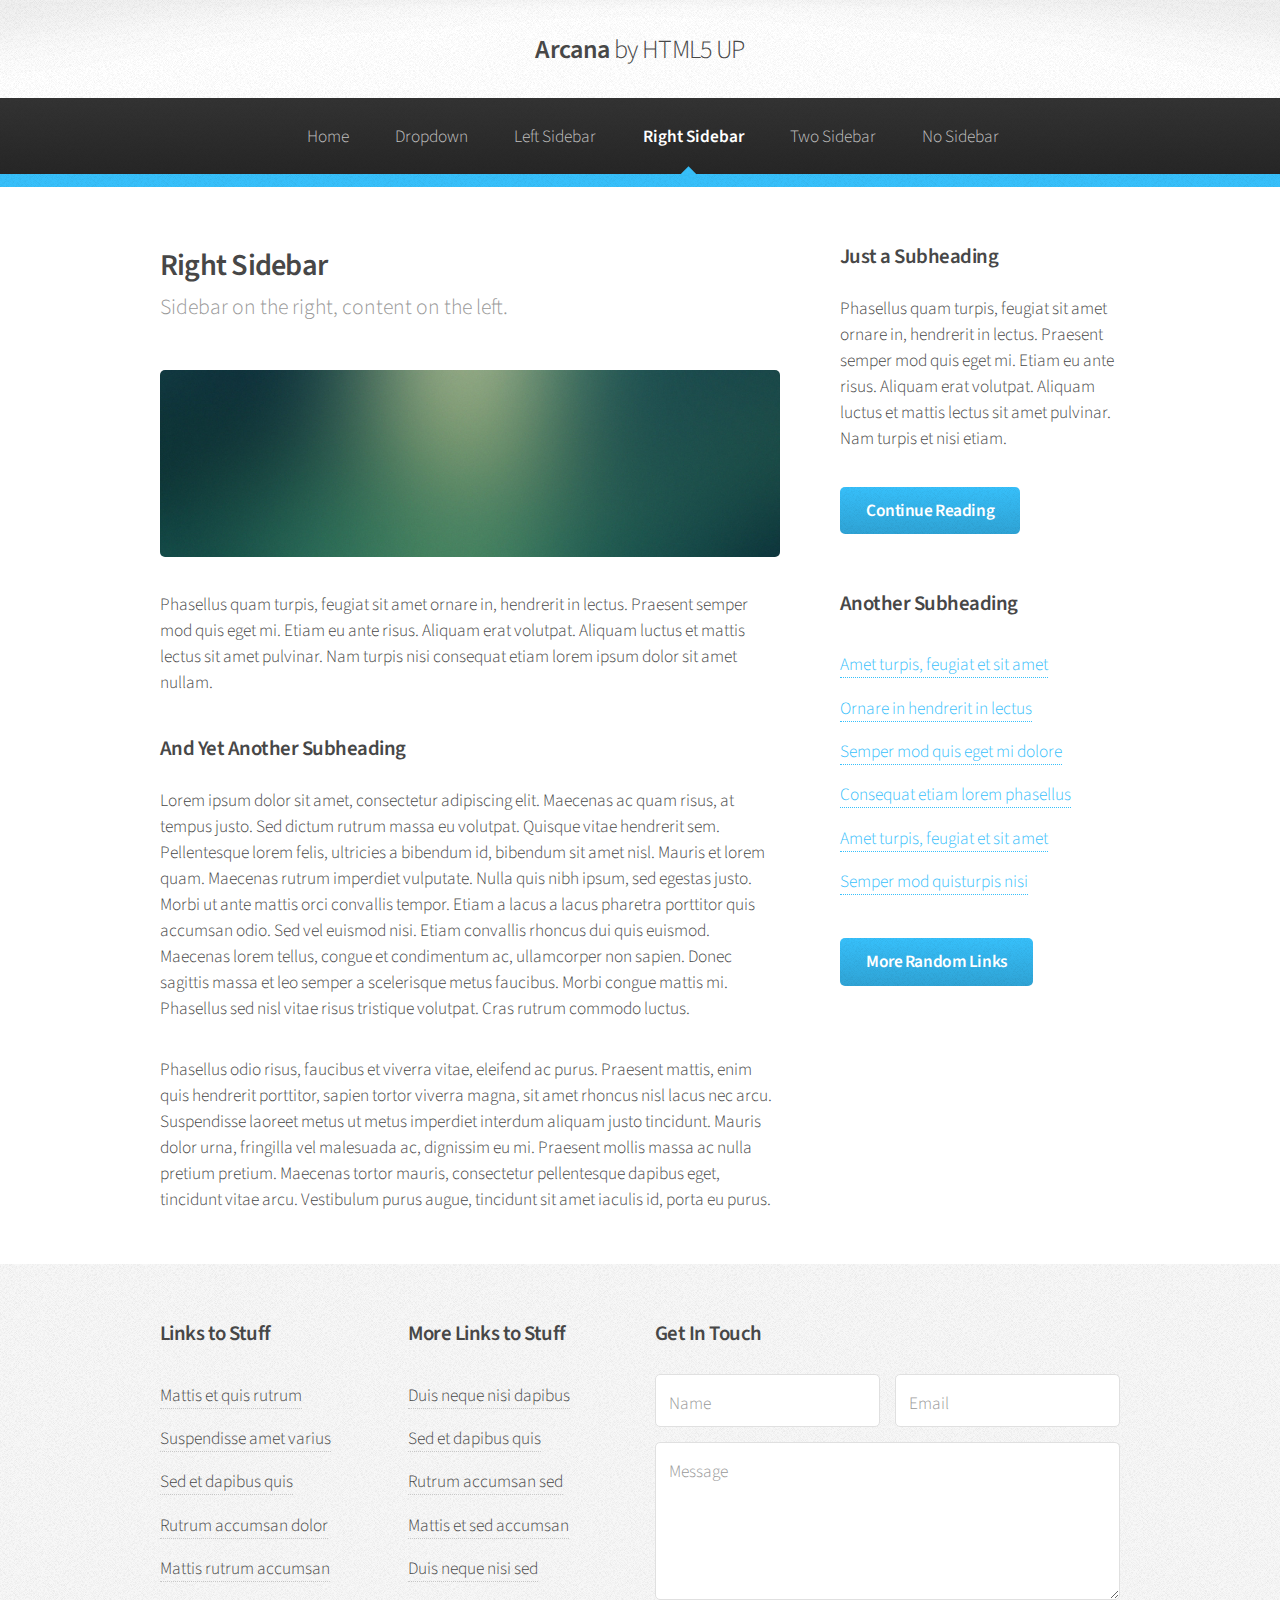
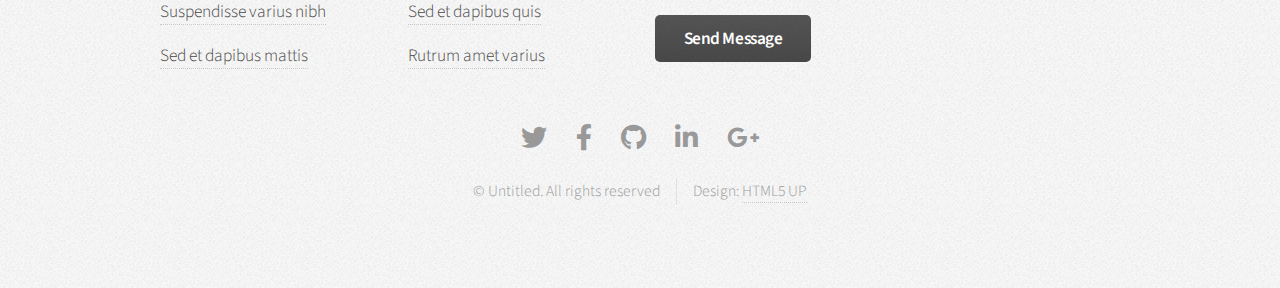
<file: right-sidebar.html>
<!DOCTYPE HTML>
<!--
	Arcana by HTML5 UP
	html5up.net | @ajlkn
	Free for personal and commercial use under the CCA 3.0 license (html5up.net/license)
-->
<html>
	<head>
		<title>Right Sidebar - Arcana by HTML5 UP</title>
		<meta charset="utf-8" />
		<meta name="viewport" content="width=device-width, initial-scale=1, user-scalable=no" />
		<link rel="stylesheet" href="assets/css/main.css" />
	</head>
	<body class="is-preload">
		<div id="page-wrapper">

			<!-- Header -->
				<div id="header">

					<!-- Logo -->
						<h1><a href="index.html" id="logo">Arcana <em>by HTML5 UP</em></a></h1>

					<!-- Nav -->
						<nav id="nav">
							<ul>
								<li><a href="index.html">Home</a></li>
								<li>
									<a href="#">Dropdown</a>
									<ul>
										<li><a href="#">Lorem dolor</a></li>
										<li><a href="#">Magna phasellus</a></li>
										<li><a href="#">Etiam sed tempus</a></li>
										<li>
											<a href="#">Submenu</a>
											<ul>
												<li><a href="#">Lorem dolor</a></li>
												<li><a href="#">Phasellus magna</a></li>
												<li><a href="#">Magna phasellus</a></li>
												<li><a href="#">Etiam nisl</a></li>
												<li><a href="#">Veroeros feugiat</a></li>
											</ul>
										</li>
										<li><a href="#">Veroeros feugiat</a></li>
									</ul>
								</li>
								<li><a href="left-sidebar.html">Left Sidebar</a></li>
								<li class="current"><a href="right-sidebar.html">Right Sidebar</a></li>
								<li><a href="two-sidebar.html">Two Sidebar</a></li>
								<li><a href="no-sidebar.html">No Sidebar</a></li>
							</ul>
						</nav>

				</div>

			<!-- Main -->
				<section class="wrapper style1">
					<div class="container">
						<div class="row gtr-200">
							<div class="col-8 col-12-narrower">
								<div id="content">

									<!-- Content -->

										<article>
											<header>
												<h2>Right Sidebar</h2>
												<p>Sidebar on the right, content on the left.</p>
											</header>

											<span class="image featured"><img src="images/banner.jpg" alt="" /></span>

											<p>Phasellus quam turpis, feugiat sit amet ornare in, hendrerit in lectus.
											Praesent semper mod quis eget mi. Etiam eu ante risus. Aliquam erat volutpat.
											Aliquam luctus et mattis lectus sit amet pulvinar. Nam turpis nisi
											consequat etiam lorem ipsum dolor sit amet nullam.</p>

											<h3>And Yet Another Subheading</h3>
											<p>Lorem ipsum dolor sit amet, consectetur adipiscing elit. Maecenas ac quam risus, at tempus
											justo. Sed dictum rutrum massa eu volutpat. Quisque vitae hendrerit sem. Pellentesque lorem felis,
											ultricies a bibendum id, bibendum sit amet nisl. Mauris et lorem quam. Maecenas rutrum imperdiet
											vulputate. Nulla quis nibh ipsum, sed egestas justo. Morbi ut ante mattis orci convallis tempor.
											Etiam a lacus a lacus pharetra porttitor quis accumsan odio. Sed vel euismod nisi. Etiam convallis
											rhoncus dui quis euismod. Maecenas lorem tellus, congue et condimentum ac, ullamcorper non sapien.
											Donec sagittis massa et leo semper a scelerisque metus faucibus. Morbi congue mattis mi.
											Phasellus sed nisl vitae risus tristique volutpat. Cras rutrum commodo luctus.</p>

											<p>Phasellus odio risus, faucibus et viverra vitae, eleifend ac purus. Praesent mattis, enim
											quis hendrerit porttitor, sapien tortor viverra magna, sit amet rhoncus nisl lacus nec arcu.
											Suspendisse laoreet metus ut metus imperdiet interdum aliquam justo tincidunt. Mauris dolor urna,
											fringilla vel malesuada ac, dignissim eu mi. Praesent mollis massa ac nulla pretium pretium.
											Maecenas tortor mauris, consectetur pellentesque dapibus eget, tincidunt vitae arcu.
											Vestibulum purus augue, tincidunt sit amet iaculis id, porta eu purus.</p>
										</article>

								</div>
							</div>
							<div class="col-4 col-12-narrower">
								<div id="sidebar">

									<!-- Sidebar -->

										<section>
											<h3>Just a Subheading</h3>
											<p>Phasellus quam turpis, feugiat sit amet ornare in, hendrerit in lectus.
											Praesent semper mod quis eget mi. Etiam eu ante risus. Aliquam erat volutpat.
											Aliquam luctus et mattis lectus sit amet pulvinar. Nam turpis et nisi etiam.</p>
											<footer>
												<a href="#" class="button">Continue Reading</a>
											</footer>
										</section>

										<section>
											<h3>Another Subheading</h3>
											<ul class="links">
												<li><a href="#">Amet turpis, feugiat et sit amet</a></li>
												<li><a href="#">Ornare in hendrerit in lectus</a></li>
												<li><a href="#">Semper mod quis eget mi dolore</a></li>
												<li><a href="#">Consequat etiam lorem phasellus</a></li>
												<li><a href="#">Amet turpis, feugiat et sit amet</a></li>
												<li><a href="#">Semper mod quisturpis nisi</a></li>
											</ul>
											<footer>
												<a href="#" class="button">More Random Links</a>
											</footer>
										</section>

								</div>
							</div>
						</div>
					</div>
				</section>

			<!-- Footer -->
				<div id="footer">
					<div class="container">
						<div class="row">
							<section class="col-3 col-6-narrower col-12-mobilep">
								<h3>Links to Stuff</h3>
								<ul class="links">
									<li><a href="#">Mattis et quis rutrum</a></li>
									<li><a href="#">Suspendisse amet varius</a></li>
									<li><a href="#">Sed et dapibus quis</a></li>
									<li><a href="#">Rutrum accumsan dolor</a></li>
									<li><a href="#">Mattis rutrum accumsan</a></li>
									<li><a href="#">Suspendisse varius nibh</a></li>
									<li><a href="#">Sed et dapibus mattis</a></li>
								</ul>
							</section>
							<section class="col-3 col-6-narrower col-12-mobilep">
								<h3>More Links to Stuff</h3>
								<ul class="links">
									<li><a href="#">Duis neque nisi dapibus</a></li>
									<li><a href="#">Sed et dapibus quis</a></li>
									<li><a href="#">Rutrum accumsan sed</a></li>
									<li><a href="#">Mattis et sed accumsan</a></li>
									<li><a href="#">Duis neque nisi sed</a></li>
									<li><a href="#">Sed et dapibus quis</a></li>
									<li><a href="#">Rutrum amet varius</a></li>
								</ul>
							</section>
							<section class="col-6 col-12-narrower">
								<h3>Get In Touch</h3>
								<form>
									<div class="row gtr-50">
										<div class="col-6 col-12-mobilep">
											<input type="text" name="name" id="name" placeholder="Name" />
										</div>
										<div class="col-6 col-12-mobilep">
											<input type="email" name="email" id="email" placeholder="Email" />
										</div>
										<div class="col-12">
											<textarea name="message" id="message" placeholder="Message" rows="5"></textarea>
										</div>
										<div class="col-12">
											<ul class="actions">
												<li><input type="submit" class="button alt" value="Send Message" /></li>
											</ul>
										</div>
									</div>
								</form>
							</section>
						</div>
					</div>

					<!-- Icons -->
						<ul class="icons">
							<li><a href="#" class="icon brands fa-twitter"><span class="label">Twitter</span></a></li>
							<li><a href="#" class="icon brands fa-facebook-f"><span class="label">Facebook</span></a></li>
							<li><a href="#" class="icon brands fa-github"><span class="label">GitHub</span></a></li>
							<li><a href="#" class="icon brands fa-linkedin-in"><span class="label">LinkedIn</span></a></li>
							<li><a href="#" class="icon brands fa-google-plus-g"><span class="label">Google+</span></a></li>
						</ul>

					<!-- Copyright -->
						<div class="copyright">
							<ul class="menu">
								<li>&copy; Untitled. All rights reserved</li><li>Design: <a href="http://html5up.net">HTML5 UP</a></li>
							</ul>
						</div>

				</div>

		</div>

		<!-- Scripts -->
			<script src="assets/js/jquery.min.js"></script>
			<script src="assets/js/jquery.dropotron.min.js"></script>
			<script src="assets/js/browser.min.js"></script>
			<script src="assets/js/breakpoints.min.js"></script>
			<script src="assets/js/util.js"></script>
			<script src="assets/js/main.js"></script>

	</body>
</html>
</file>
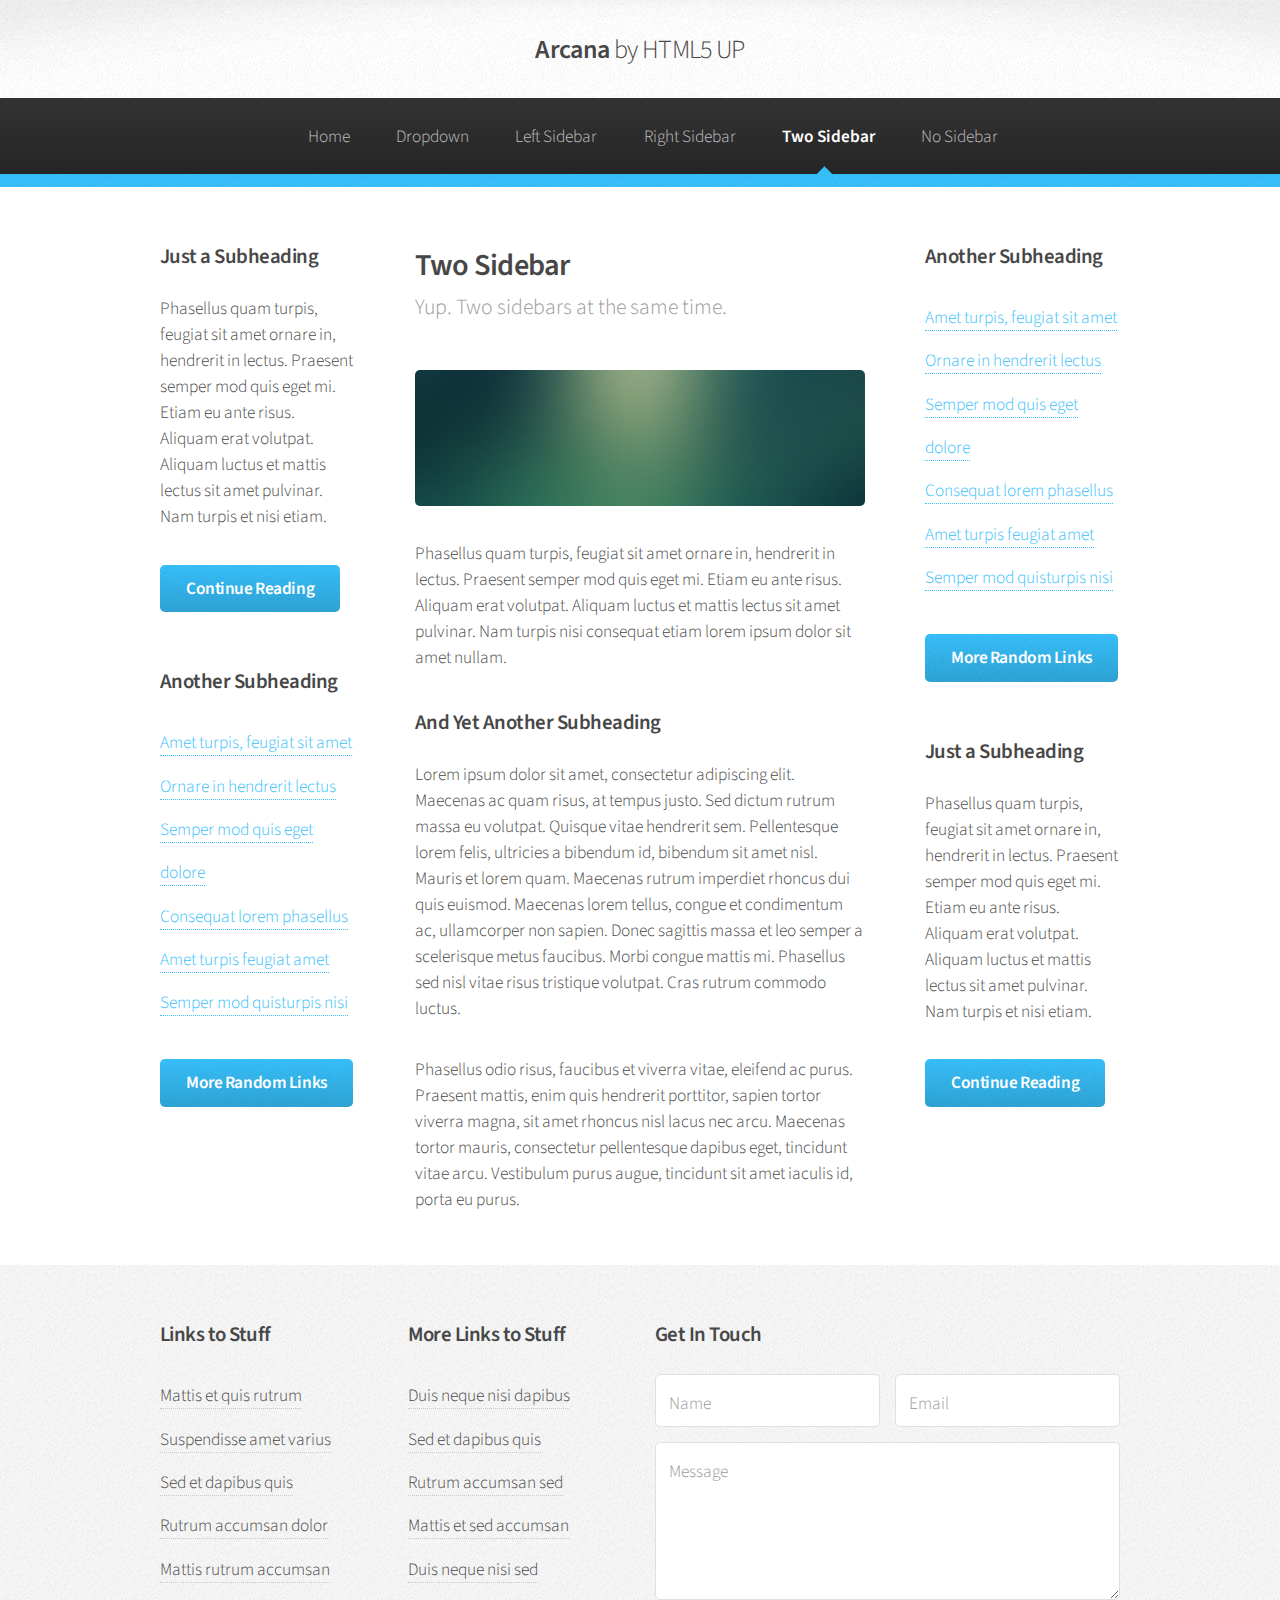
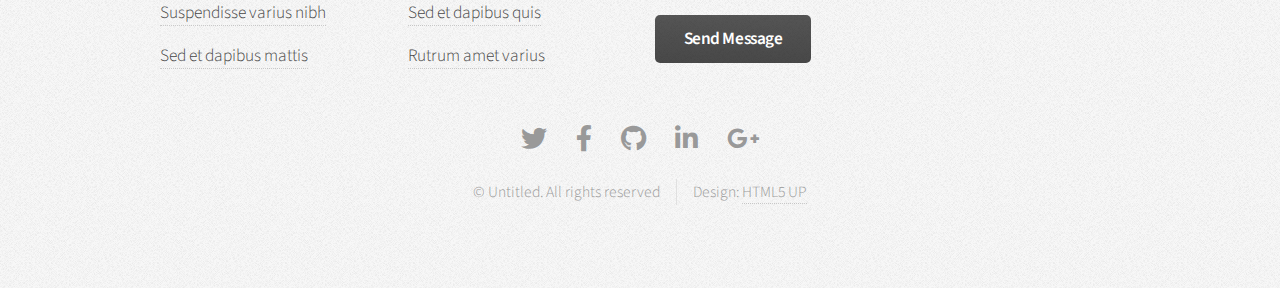
<file: two-sidebar.html>
<!DOCTYPE HTML>
<!--
	Arcana by HTML5 UP
	html5up.net | @ajlkn
	Free for personal and commercial use under the CCA 3.0 license (html5up.net/license)
-->
<html>
	<head>
		<title>Two Sidebar - Arcana by HTML5 UP</title>
		<meta charset="utf-8" />
		<meta name="viewport" content="width=device-width, initial-scale=1, user-scalable=no" />
		<link rel="stylesheet" href="assets/css/main.css" />
	</head>
	<body class="is-preload">
		<div id="page-wrapper">

			<!-- Header -->
				<div id="header">

					<!-- Logo -->
						<h1><a href="index.html" id="logo">Arcana <em>by HTML5 UP</em></a></h1>

					<!-- Nav -->
						<nav id="nav">
							<ul>
								<li><a href="index.html">Home</a></li>
								<li>
									<a href="#">Dropdown</a>
									<ul>
										<li><a href="#">Lorem dolor</a></li>
										<li><a href="#">Magna phasellus</a></li>
										<li><a href="#">Etiam sed tempus</a></li>
										<li>
											<a href="#">Submenu</a>
											<ul>
												<li><a href="#">Lorem dolor</a></li>
												<li><a href="#">Phasellus magna</a></li>
												<li><a href="#">Magna phasellus</a></li>
												<li><a href="#">Etiam nisl</a></li>
												<li><a href="#">Veroeros feugiat</a></li>
											</ul>
										</li>
										<li><a href="#">Veroeros feugiat</a></li>
									</ul>
								</li>
								<li><a href="left-sidebar.html">Left Sidebar</a></li>
								<li><a href="right-sidebar.html">Right Sidebar</a></li>
								<li class="current"><a href="two-sidebar.html">Two Sidebar</a></li>
								<li><a href="no-sidebar.html">No Sidebar</a></li>
							</ul>
						</nav>

				</div>

			<!-- Main -->
				<section class="wrapper style1">
					<div class="container">
						<div class="row gtr-200">
							<div class="col-3 col-12-narrower">
								<div id="sidebar1">

									<!-- Sidebar 1 -->

										<section>
											<h3>Just a Subheading</h3>
											<p>Phasellus quam turpis, feugiat sit amet ornare in, hendrerit in lectus.
											Praesent semper mod quis eget mi. Etiam eu ante risus. Aliquam erat volutpat.
											Aliquam luctus et mattis lectus sit amet pulvinar. Nam turpis et nisi etiam.</p>
											<footer>
												<a href="#" class="button">Continue Reading</a>
											</footer>
										</section>

										<section>
											<h3>Another Subheading</h3>
											<ul class="links">
												<li><a href="#">Amet turpis, feugiat sit amet</a></li>
												<li><a href="#">Ornare in hendrerit lectus</a></li>
												<li><a href="#">Semper mod quis eget dolore</a></li>
												<li><a href="#">Consequat lorem phasellus</a></li>
												<li><a href="#">Amet turpis feugiat amet</a></li>
												<li><a href="#">Semper mod quisturpis nisi</a></li>
											</ul>
											<footer>
												<a href="#" class="button">More Random Links</a>
											</footer>
										</section>

								</div>
							</div>
							<div class="col-6 col-12-narrower imp-narrower">
								<div id="content">

									<!-- Content -->

										<article>
											<header>
												<h2>Two Sidebar</h2>
												<p>Yup. Two sidebars at the same time.</p>
											</header>

											<span class="image featured"><img src="images/banner.jpg" alt="" /></span>

											<p>Phasellus quam turpis, feugiat sit amet ornare in, hendrerit in lectus.
											Praesent semper mod quis eget mi. Etiam eu ante risus. Aliquam erat volutpat.
											Aliquam luctus et mattis lectus sit amet pulvinar. Nam turpis nisi
											consequat etiam lorem ipsum dolor sit amet nullam.</p>

											<h3>And Yet Another Subheading</h3>
											<p>Lorem ipsum dolor sit amet, consectetur adipiscing elit. Maecenas ac quam risus, at tempus
											justo. Sed dictum rutrum massa eu volutpat. Quisque vitae hendrerit sem. Pellentesque lorem felis,
											ultricies a bibendum id, bibendum sit amet nisl. Mauris et lorem quam. Maecenas rutrum imperdiet
											rhoncus dui quis euismod. Maecenas lorem tellus, congue et condimentum ac, ullamcorper non sapien.
											Donec sagittis massa et leo semper a scelerisque metus faucibus. Morbi congue mattis mi.
											Phasellus sed nisl vitae risus tristique volutpat. Cras rutrum commodo luctus.</p>

											<p>Phasellus odio risus, faucibus et viverra vitae, eleifend ac purus. Praesent mattis, enim
											quis hendrerit porttitor, sapien tortor viverra magna, sit amet rhoncus nisl lacus nec arcu.
											Maecenas tortor mauris, consectetur pellentesque dapibus eget, tincidunt vitae arcu.
											Vestibulum purus augue, tincidunt sit amet iaculis id, porta eu purus.</p>
										</article>

								</div>
							</div>
							<div class="col-3 col-12-narrower">
								<div id="sidebar2">

									<!-- Sidebar 2 -->

										<section>
											<h3>Another Subheading</h3>
											<ul class="links">
												<li><a href="#">Amet turpis, feugiat sit amet</a></li>
												<li><a href="#">Ornare in hendrerit lectus</a></li>
												<li><a href="#">Semper mod quis eget dolore</a></li>
												<li><a href="#">Consequat lorem phasellus</a></li>
												<li><a href="#">Amet turpis feugiat amet</a></li>
												<li><a href="#">Semper mod quisturpis nisi</a></li>
											</ul>
											<footer>
												<a href="#" class="button">More Random Links</a>
											</footer>
										</section>

										<section>
											<h3>Just a Subheading</h3>
											<p>Phasellus quam turpis, feugiat sit amet ornare in, hendrerit in lectus.
											Praesent semper mod quis eget mi. Etiam eu ante risus. Aliquam erat volutpat.
											Aliquam luctus et mattis lectus sit amet pulvinar. Nam turpis et nisi etiam.</p>
											<footer>
												<a href="#" class="button">Continue Reading</a>
											</footer>
										</section>

								</div>
							</div>
						</div>
					</div>
				</section>

			<!-- Footer -->
				<div id="footer">
					<div class="container">
						<div class="row">
							<section class="col-3 col-6-narrower col-12-mobilep">
								<h3>Links to Stuff</h3>
								<ul class="links">
									<li><a href="#">Mattis et quis rutrum</a></li>
									<li><a href="#">Suspendisse amet varius</a></li>
									<li><a href="#">Sed et dapibus quis</a></li>
									<li><a href="#">Rutrum accumsan dolor</a></li>
									<li><a href="#">Mattis rutrum accumsan</a></li>
									<li><a href="#">Suspendisse varius nibh</a></li>
									<li><a href="#">Sed et dapibus mattis</a></li>
								</ul>
							</section>
							<section class="col-3 col-6-narrower col-12-mobilep">
								<h3>More Links to Stuff</h3>
								<ul class="links">
									<li><a href="#">Duis neque nisi dapibus</a></li>
									<li><a href="#">Sed et dapibus quis</a></li>
									<li><a href="#">Rutrum accumsan sed</a></li>
									<li><a href="#">Mattis et sed accumsan</a></li>
									<li><a href="#">Duis neque nisi sed</a></li>
									<li><a href="#">Sed et dapibus quis</a></li>
									<li><a href="#">Rutrum amet varius</a></li>
								</ul>
							</section>
							<section class="col-6 col-12-narrower">
								<h3>Get In Touch</h3>
								<form>
									<div class="row gtr-50">
										<div class="col-6 col-12-mobilep">
											<input type="text" name="name" id="name" placeholder="Name" />
										</div>
										<div class="col-6 col-12-mobilep">
											<input type="email" name="email" id="email" placeholder="Email" />
										</div>
										<div class="col-12">
											<textarea name="message" id="message" placeholder="Message" rows="5"></textarea>
										</div>
										<div class="col-12">
											<ul class="actions">
												<li><input type="submit" class="button alt" value="Send Message" /></li>
											</ul>
										</div>
									</div>
								</form>
							</section>
						</div>
					</div>

					<!-- Icons -->
						<ul class="icons">
							<li><a href="#" class="icon brands fa-twitter"><span class="label">Twitter</span></a></li>
							<li><a href="#" class="icon brands fa-facebook-f"><span class="label">Facebook</span></a></li>
							<li><a href="#" class="icon brands fa-github"><span class="label">GitHub</span></a></li>
							<li><a href="#" class="icon brands fa-linkedin-in"><span class="label">LinkedIn</span></a></li>
							<li><a href="#" class="icon brands fa-google-plus-g"><span class="label">Google+</span></a></li>
						</ul>

					<!-- Copyright -->
						<div class="copyright">
							<ul class="menu">
								<li>&copy; Untitled. All rights reserved</li><li>Design: <a href="http://html5up.net">HTML5 UP</a></li>
							</ul>
						</div>

				</div>

		</div>

		<!-- Scripts -->
			<script src="assets/js/jquery.min.js"></script>
			<script src="assets/js/jquery.dropotron.min.js"></script>
			<script src="assets/js/browser.min.js"></script>
			<script src="assets/js/breakpoints.min.js"></script>
			<script src="assets/js/util.js"></script>
			<script src="assets/js/main.js"></script>

	</body>
</html>
</file>
<file: assets/css/main.css>
@import url("fontawesome-all.min.css");
@import url("https://fonts.googleapis.com/css?family=Source+Sans+Pro:300,300italic,600,600italic");

/*
	Arcana by HTML5 UP
	html5up.net | @ajlkn
	Free for personal and commercial use under the CCA 3.0 license (html5up.net/license)
*/

html, body, div, span, applet, object,
iframe, h1, h2, h3, h4, h5, h6, p, blockquote,
pre, a, abbr, acronym, address, big, cite,
code, del, dfn, em, img, ins, kbd, q, s, samp,
small, strike, strong, sub, sup, tt, var, b,
u, i, center, dl, dt, dd, ol, ul, li, fieldset,
form, label, legend, table, caption, tbody,
tfoot, thead, tr, th, td, article, aside,
canvas, details, embed, figure, figcaption,
footer, header, hgroup, menu, nav, output, ruby,
section, summary, time, mark, audio, video {
	margin: 0;
	padding: 0;
	border: 0;
	font-size: 100%;
	font: inherit;
	vertical-align: baseline;}

article, aside, details, figcaption, figure,
footer, header, hgroup, menu, nav, section {
	display: block;}

body {
	line-height: 1;
}

ol, ul {
	list-style: none;
}

blockquote, q {
	quotes: none;
}

	blockquote:before, blockquote:after, q:before, q:after {
		content: '';
		content: none;
	}

table {
	border-collapse: collapse;
	border-spacing: 0;
}

body {
	-webkit-text-size-adjust: none;
}

mark {
	background-color: transparent;
	color: inherit;
}

input::-moz-focus-inner {
	border: 0;
	padding: 0;
}

input, select, textarea {
	-moz-appearance: none;
	-webkit-appearance: none;
	-ms-appearance: none;
	appearance: none;
}

/* Basic */

	html {
		box-sizing: border-box;
	}

	*, *:before, *:after {
		box-sizing: inherit;
	}

	body {
		background: #f7f7f7 url("images/bg01.png");
	}

		body.is-preload *, body.is-preload *:before, body.is-preload *:after {
			-moz-animation: none !important;
			-webkit-animation: none !important;
			-ms-animation: none !important;
			animation: none !important;
			-moz-transition: none !important;
			-webkit-transition: none !important;
			-ms-transition: none !important;
			transition: none !important;
		}

	body, input, select, textarea {
		color: #474747;
		font-family: 'Source Sans Pro', sans-serif;
		font-size: 16pt;
		font-weight: 300;
		line-height: 1.65em;
	}

	a {
		-moz-transition: color 0.2s ease-in-out, border-color 0.2s ease-in-out, opacity 0.2s ease-in-out;
		-webkit-transition: color 0.2s ease-in-out, border-color 0.2s ease-in-out, opacity 0.2s ease-in-out;
		-ms-transition: color 0.2s ease-in-out, border-color 0.2s ease-in-out, opacity 0.2s ease-in-out;
		transition: color 0.2s ease-in-out, border-color 0.2s ease-in-out, opacity 0.2s ease-in-out;
		color: #37c0fb;
		text-decoration: none;
		border-bottom: dotted 1px;
	}

		a:hover {
			color: #37c0fb;
			border-bottom-color: transparent;
		}

	strong, b {
		font-weight: 600;
	}

	em, i {
		font-style: italic;
	}

	p, ul, ol, dl, table, blockquote {
		margin: 0 0 2em 0;
	}

	h1, h2, h3, h4, h5, h6 {
		color: inherit;
		font-weight: 600;
		line-height: 1.75em;
		margin-bottom: 1em;
	}

		h1 a, h2 a, h3 a, h4 a, h5 a, h6 a {
			color: inherit;
			text-decoration: none;
		}

		h1 em, h2 em, h3 em, h4 em, h5 em, h6 em {
			font-style: normal;
			font-weight: 300;
		}

	h2 {
		font-size: 1.75em;
		letter-spacing: -0.025em;
	}

	h3 {
		font-size: 1.2em;
		letter-spacing: -0.025em;
	}

	sub {
		font-size: 0.8em;
		position: relative;
		top: 0.5em;
	}

	sup {
		font-size: 0.8em;
		position: relative;
		top: -0.5em;
	}

	hr {
		border-top: solid 1px #e0e0e0;
		border: 0;
		margin-bottom: 1.5em;
	}

	blockquote {
		border-left: solid 0.5em #e0e0e0;
		font-style: italic;
		padding: 1em 0 1em 2em;
	}

/* Container */

	.container {
		margin: 0 auto;
		max-width: 100%;
		width: 1400px;
	}

		@media screen and (max-width: 1680px) {

			.container {
				width: 1200px;
			}

		}

		@media screen and (max-width: 1280px) {

			.container {
				width: 960px;
			}

		}

		@media screen and (max-width: 980px) {

			.container {
				width: 95%;
			}

		}

		@media screen and (max-width: 840px) {

			.container {
				width: 95%;
			}

		}

		@media screen and (max-width: 736px) {

			.container {
				width: 90%;
			}

		}

		@media screen and (max-width: 480px) {

			.container {
				width: 100%;
			}

		}

/* Row */

	.row {
		display: flex;
		flex-wrap: wrap;
		box-sizing: border-box;
		align-items: stretch;
	}

		.row > * {
			box-sizing: border-box;
		}

		.row.gtr-uniform > * > :last-child {
			margin-bottom: 0;
		}

		.row.aln-left {
			justify-content: flex-start;
		}

		.row.aln-center {
			justify-content: center;
		}

		.row.aln-right {
			justify-content: flex-end;
		}

		.row.aln-top {
			align-items: flex-start;
		}

		.row.aln-middle {
			align-items: center;
		}

		.row.aln-bottom {
			align-items: flex-end;
		}

		.row > .imp {
			order: -1;
		}

		.row > .col-1 {
			width: 8.33333%;
		}

		.row > .off-1 {
			margin-left: 8.33333%;
		}

		.row > .col-2 {
			width: 16.66667%;
		}

		.row > .off-2 {
			margin-left: 16.66667%;
		}

		.row > .col-3 {
			width: 25%;
		}

		.row > .off-3 {
			margin-left: 25%;
		}

		.row > .col-4 {
			width: 33.33333%;
		}

		.row > .off-4 {
			margin-left: 33.33333%;
		}

		.row > .col-5 {
			width: 41.66667%;
		}

		.row > .off-5 {
			margin-left: 41.66667%;
		}

		.row > .col-6 {
			width: 50%;
		}

		.row > .off-6 {
			margin-left: 50%;
		}

		.row > .col-7 {
			width: 58.33333%;
		}

		.row > .off-7 {
			margin-left: 58.33333%;
		}

		.row > .col-8 {
			width: 66.66667%;
		}

		.row > .off-8 {
			margin-left: 66.66667%;
		}

		.row > .col-9 {
			width: 75%;
		}

		.row > .off-9 {
			margin-left: 75%;
		}

		.row > .col-10 {
			width: 83.33333%;
		}

		.row > .off-10 {
			margin-left: 83.33333%;
		}

		.row > .col-11 {
			width: 91.66667%;
		}

		.row > .off-11 {
			margin-left: 91.66667%;
		}

		.row > .col-12 {
			width: 100%;
		}

		.row > .off-12 {
			margin-left: 100%;
		}

		.row.gtr-0 {
			margin-top: 0px;
			margin-left: 0px;
		}

			.row.gtr-0 > * {
				padding: 0px 0 0 0px;
			}

			.row.gtr-0.gtr-uniform {
				margin-top: 0px;
			}

				.row.gtr-0.gtr-uniform > * {
					padding-top: 0px;
				}

		.row.gtr-25 {
			margin-top: -12.5px;
			margin-left: -12.5px;
		}

			.row.gtr-25 > * {
				padding: 12.5px 0 0 12.5px;
			}

			.row.gtr-25.gtr-uniform {
				margin-top: -12.5px;
			}

				.row.gtr-25.gtr-uniform > * {
					padding-top: 12.5px;
				}

		.row.gtr-50 {
			margin-top: -25px;
			margin-left: -25px;
		}

			.row.gtr-50 > * {
				padding: 25px 0 0 25px;
			}

			.row.gtr-50.gtr-uniform {
				margin-top: -25px;
			}

				.row.gtr-50.gtr-uniform > * {
					padding-top: 25px;
				}

		.row {
			margin-top: -50px;
			margin-left: -50px;
		}

			.row > * {
				padding: 50px 0 0 50px;
			}

			.row.gtr-uniform {
				margin-top: -50px;
			}

				.row.gtr-uniform > * {
					padding-top: 50px;
				}

		.row.gtr-150 {
			margin-top: -75px;
			margin-left: -75px;
		}

			.row.gtr-150 > * {
				padding: 75px 0 0 75px;
			}

			.row.gtr-150.gtr-uniform {
				margin-top: -75px;
			}

				.row.gtr-150.gtr-uniform > * {
					padding-top: 75px;
				}

		.row.gtr-200 {
			margin-top: -100px;
			margin-left: -100px;
		}

			.row.gtr-200 > * {
				padding: 100px 0 0 100px;
			}

			.row.gtr-200.gtr-uniform {
				margin-top: -100px;
			}

				.row.gtr-200.gtr-uniform > * {
					padding-top: 100px;
				}

		@media screen and (max-width: 1680px) {

			.row {
				display: flex;
				flex-wrap: wrap;
				box-sizing: border-box;
				align-items: stretch;
			}

				.row > * {
					box-sizing: border-box;
				}

				.row.gtr-uniform > * > :last-child {
					margin-bottom: 0;
				}

				.row.aln-left {
					justify-content: flex-start;
				}

				.row.aln-center {
					justify-content: center;
				}

				.row.aln-right {
					justify-content: flex-end;
				}

				.row.aln-top {
					align-items: flex-start;
				}

				.row.aln-middle {
					align-items: center;
				}

				.row.aln-bottom {
					align-items: flex-end;
				}

				.row > .imp-wide {
					order: -1;
				}

				.row > .col-1-wide {
					width: 8.33333%;
				}

				.row > .off-1-wide {
					margin-left: 8.33333%;
				}

				.row > .col-2-wide {
					width: 16.66667%;
				}

				.row > .off-2-wide {
					margin-left: 16.66667%;
				}

				.row > .col-3-wide {
					width: 25%;
				}

				.row > .off-3-wide {
					margin-left: 25%;
				}

				.row > .col-4-wide {
					width: 33.33333%;
				}

				.row > .off-4-wide {
					margin-left: 33.33333%;
				}

				.row > .col-5-wide {
					width: 41.66667%;
				}

				.row > .off-5-wide {
					margin-left: 41.66667%;
				}

				.row > .col-6-wide {
					width: 50%;
				}

				.row > .off-6-wide {
					margin-left: 50%;
				}

				.row > .col-7-wide {
					width: 58.33333%;
				}

				.row > .off-7-wide {
					margin-left: 58.33333%;
				}

				.row > .col-8-wide {
					width: 66.66667%;
				}

				.row > .off-8-wide {
					margin-left: 66.66667%;
				}

				.row > .col-9-wide {
					width: 75%;
				}

				.row > .off-9-wide {
					margin-left: 75%;
				}

				.row > .col-10-wide {
					width: 83.33333%;
				}

				.row > .off-10-wide {
					margin-left: 83.33333%;
				}

				.row > .col-11-wide {
					width: 91.66667%;
				}

				.row > .off-11-wide {
					margin-left: 91.66667%;
				}

				.row > .col-12-wide {
					width: 100%;
				}

				.row > .off-12-wide {
					margin-left: 100%;
				}

				.row.gtr-0 {
					margin-top: 0px;
					margin-left: 0px;
				}

					.row.gtr-0 > * {
						padding: 0px 0 0 0px;
					}

					.row.gtr-0.gtr-uniform {
						margin-top: 0px;
					}

						.row.gtr-0.gtr-uniform > * {
							padding-top: 0px;
						}

				.row.gtr-25 {
					margin-top: -10px;
					margin-left: -10px;
				}

					.row.gtr-25 > * {
						padding: 10px 0 0 10px;
					}

					.row.gtr-25.gtr-uniform {
						margin-top: -10px;
					}

						.row.gtr-25.gtr-uniform > * {
							padding-top: 10px;
						}

				.row.gtr-50 {
					margin-top: -20px;
					margin-left: -20px;
				}

					.row.gtr-50 > * {
						padding: 20px 0 0 20px;
					}

					.row.gtr-50.gtr-uniform {
						margin-top: -20px;
					}

						.row.gtr-50.gtr-uniform > * {
							padding-top: 20px;
						}

				.row {
					margin-top: -40px;
					margin-left: -40px;
				}

					.row > * {
						padding: 40px 0 0 40px;
					}

					.row.gtr-uniform {
						margin-top: -40px;
					}

						.row.gtr-uniform > * {
							padding-top: 40px;
						}

				.row.gtr-150 {
					margin-top: -60px;
					margin-left: -60px;
				}

					.row.gtr-150 > * {
						padding: 60px 0 0 60px;
					}

					.row.gtr-150.gtr-uniform {
						margin-top: -60px;
					}

						.row.gtr-150.gtr-uniform > * {
							padding-top: 60px;
						}

				.row.gtr-200 {
					margin-top: -80px;
					margin-left: -80px;
				}

					.row.gtr-200 > * {
						padding: 80px 0 0 80px;
					}

					.row.gtr-200.gtr-uniform {
						margin-top: -80px;
					}

						.row.gtr-200.gtr-uniform > * {
							padding-top: 80px;
						}

		}

		@media screen and (max-width: 1280px) {

			.row {
				display: flex;
				flex-wrap: wrap;
				box-sizing: border-box;
				align-items: stretch;
			}

				.row > * {
					box-sizing: border-box;
				}

				.row.gtr-uniform > * > :last-child {
					margin-bottom: 0;
				}

				.row.aln-left {
					justify-content: flex-start;
				}

				.row.aln-center {
					justify-content: center;
				}

				.row.aln-right {
					justify-content: flex-end;
				}

				.row.aln-top {
					align-items: flex-start;
				}

				.row.aln-middle {
					align-items: center;
				}

				.row.aln-bottom {
					align-items: flex-end;
				}

				.row > .imp-normal {
					order: -1;
				}

				.row > .col-1-normal {
					width: 8.33333%;
				}

				.row > .off-1-normal {
					margin-left: 8.33333%;
				}

				.row > .col-2-normal {
					width: 16.66667%;
				}

				.row > .off-2-normal {
					margin-left: 16.66667%;
				}

				.row > .col-3-normal {
					width: 25%;
				}

				.row > .off-3-normal {
					margin-left: 25%;
				}

				.row > .col-4-normal {
					width: 33.33333%;
				}

				.row > .off-4-normal {
					margin-left: 33.33333%;
				}

				.row > .col-5-normal {
					width: 41.66667%;
				}

				.row > .off-5-normal {
					margin-left: 41.66667%;
				}

				.row > .col-6-normal {
					width: 50%;
				}

				.row > .off-6-normal {
					margin-left: 50%;
				}

				.row > .col-7-normal {
					width: 58.33333%;
				}

				.row > .off-7-normal {
					margin-left: 58.33333%;
				}

				.row > .col-8-normal {
					width: 66.66667%;
				}

				.row > .off-8-normal {
					margin-left: 66.66667%;
				}

				.row > .col-9-normal {
					width: 75%;
				}

				.row > .off-9-normal {
					margin-left: 75%;
				}

				.row > .col-10-normal {
					width: 83.33333%;
				}

				.row > .off-10-normal {
					margin-left: 83.33333%;
				}

				.row > .col-11-normal {
					width: 91.66667%;
				}

				.row > .off-11-normal {
					margin-left: 91.66667%;
				}

				.row > .col-12-normal {
					width: 100%;
				}

				.row > .off-12-normal {
					margin-left: 100%;
				}

				.row.gtr-0 {
					margin-top: 0px;
					margin-left: 0px;
				}

					.row.gtr-0 > * {
						padding: 0px 0 0 0px;
					}

					.row.gtr-0.gtr-uniform {
						margin-top: 0px;
					}

						.row.gtr-0.gtr-uniform > * {
							padding-top: 0px;
						}

				.row.gtr-25 {
					margin-top: -7.5px;
					margin-left: -7.5px;
				}

					.row.gtr-25 > * {
						padding: 7.5px 0 0 7.5px;
					}

					.row.gtr-25.gtr-uniform {
						margin-top: -7.5px;
					}

						.row.gtr-25.gtr-uniform > * {
							padding-top: 7.5px;
						}

				.row.gtr-50 {
					margin-top: -15px;
					margin-left: -15px;
				}

					.row.gtr-50 > * {
						padding: 15px 0 0 15px;
					}

					.row.gtr-50.gtr-uniform {
						margin-top: -15px;
					}

						.row.gtr-50.gtr-uniform > * {
							padding-top: 15px;
						}

				.row {
					margin-top: -30px;
					margin-left: -30px;
				}

					.row > * {
						padding: 30px 0 0 30px;
					}

					.row.gtr-uniform {
						margin-top: -30px;
					}

						.row.gtr-uniform > * {
							padding-top: 30px;
						}

				.row.gtr-150 {
					margin-top: -45px;
					margin-left: -45px;
				}

					.row.gtr-150 > * {
						padding: 45px 0 0 45px;
					}

					.row.gtr-150.gtr-uniform {
						margin-top: -45px;
					}

						.row.gtr-150.gtr-uniform > * {
							padding-top: 45px;
						}

				.row.gtr-200 {
					margin-top: -60px;
					margin-left: -60px;
				}

					.row.gtr-200 > * {
						padding: 60px 0 0 60px;
					}

					.row.gtr-200.gtr-uniform {
						margin-top: -60px;
					}

						.row.gtr-200.gtr-uniform > * {
							padding-top: 60px;
						}

		}

		@media screen and (max-width: 980px) {

			.row {
				display: flex;
				flex-wrap: wrap;
				box-sizing: border-box;
				align-items: stretch;
			}

				.row > * {
					box-sizing: border-box;
				}

				.row.gtr-uniform > * > :last-child {
					margin-bottom: 0;
				}

				.row.aln-left {
					justify-content: flex-start;
				}

				.row.aln-center {
					justify-content: center;
				}

				.row.aln-right {
					justify-content: flex-end;
				}

				.row.aln-top {
					align-items: flex-start;
				}

				.row.aln-middle {
					align-items: center;
				}

				.row.aln-bottom {
					align-items: flex-end;
				}

				.row > .imp-narrow {
					order: -1;
				}

				.row > .col-1-narrow {
					width: 8.33333%;
				}

				.row > .off-1-narrow {
					margin-left: 8.33333%;
				}

				.row > .col-2-narrow {
					width: 16.66667%;
				}

				.row > .off-2-narrow {
					margin-left: 16.66667%;
				}

				.row > .col-3-narrow {
					width: 25%;
				}

				.row > .off-3-narrow {
					margin-left: 25%;
				}

				.row > .col-4-narrow {
					width: 33.33333%;
				}

				.row > .off-4-narrow {
					margin-left: 33.33333%;
				}

				.row > .col-5-narrow {
					width: 41.66667%;
				}

				.row > .off-5-narrow {
					margin-left: 41.66667%;
				}

				.row > .col-6-narrow {
					width: 50%;
				}

				.row > .off-6-narrow {
					margin-left: 50%;
				}

				.row > .col-7-narrow {
					width: 58.33333%;
				}

				.row > .off-7-narrow {
					margin-left: 58.33333%;
				}

				.row > .col-8-narrow {
					width: 66.66667%;
				}

				.row > .off-8-narrow {
					margin-left: 66.66667%;
				}

				.row > .col-9-narrow {
					width: 75%;
				}

				.row > .off-9-narrow {
					margin-left: 75%;
				}

				.row > .col-10-narrow {
					width: 83.33333%;
				}

				.row > .off-10-narrow {
					margin-left: 83.33333%;
				}

				.row > .col-11-narrow {
					width: 91.66667%;
				}

				.row > .off-11-narrow {
					margin-left: 91.66667%;
				}

				.row > .col-12-narrow {
					width: 100%;
				}

				.row > .off-12-narrow {
					margin-left: 100%;
				}

				.row.gtr-0 {
					margin-top: 0px;
					margin-left: 0px;
				}

					.row.gtr-0 > * {
						padding: 0px 0 0 0px;
					}

					.row.gtr-0.gtr-uniform {
						margin-top: 0px;
					}

						.row.gtr-0.gtr-uniform > * {
							padding-top: 0px;
						}

				.row.gtr-25 {
					margin-top: -7.5px;
					margin-left: -7.5px;
				}

					.row.gtr-25 > * {
						padding: 7.5px 0 0 7.5px;
					}

					.row.gtr-25.gtr-uniform {
						margin-top: -7.5px;
					}

						.row.gtr-25.gtr-uniform > * {
							padding-top: 7.5px;
						}

				.row.gtr-50 {
					margin-top: -15px;
					margin-left: -15px;
				}

					.row.gtr-50 > * {
						padding: 15px 0 0 15px;
					}

					.row.gtr-50.gtr-uniform {
						margin-top: -15px;
					}

						.row.gtr-50.gtr-uniform > * {
							padding-top: 15px;
						}

				.row {
					margin-top: -30px;
					margin-left: -30px;
				}

					.row > * {
						padding: 30px 0 0 30px;
					}

					.row.gtr-uniform {
						margin-top: -30px;
					}

						.row.gtr-uniform > * {
							padding-top: 30px;
						}

				.row.gtr-150 {
					margin-top: -45px;
					margin-left: -45px;
				}

					.row.gtr-150 > * {
						padding: 45px 0 0 45px;
					}

					.row.gtr-150.gtr-uniform {
						margin-top: -45px;
					}

						.row.gtr-150.gtr-uniform > * {
							padding-top: 45px;
						}

				.row.gtr-200 {
					margin-top: -60px;
					margin-left: -60px;
				}

					.row.gtr-200 > * {
						padding: 60px 0 0 60px;
					}

					.row.gtr-200.gtr-uniform {
						margin-top: -60px;
					}

						.row.gtr-200.gtr-uniform > * {
							padding-top: 60px;
						}

		}

		@media screen and (max-width: 840px) {

			.row {
				display: flex;
				flex-wrap: wrap;
				box-sizing: border-box;
				align-items: stretch;
			}

				.row > * {
					box-sizing: border-box;
				}

				.row.gtr-uniform > * > :last-child {
					margin-bottom: 0;
				}

				.row.aln-left {
					justify-content: flex-start;
				}

				.row.aln-center {
					justify-content: center;
				}

				.row.aln-right {
					justify-content: flex-end;
				}

				.row.aln-top {
					align-items: flex-start;
				}

				.row.aln-middle {
					align-items: center;
				}

				.row.aln-bottom {
					align-items: flex-end;
				}

				.row > .imp-narrower {
					order: -1;
				}

				.row > .col-1-narrower {
					width: 8.33333%;
				}

				.row > .off-1-narrower {
					margin-left: 8.33333%;
				}

				.row > .col-2-narrower {
					width: 16.66667%;
				}

				.row > .off-2-narrower {
					margin-left: 16.66667%;
				}

				.row > .col-3-narrower {
					width: 25%;
				}

				.row > .off-3-narrower {
					margin-left: 25%;
				}

				.row > .col-4-narrower {
					width: 33.33333%;
				}

				.row > .off-4-narrower {
					margin-left: 33.33333%;
				}

				.row > .col-5-narrower {
					width: 41.66667%;
				}

				.row > .off-5-narrower {
					margin-left: 41.66667%;
				}

				.row > .col-6-narrower {
					width: 50%;
				}

				.row > .off-6-narrower {
					margin-left: 50%;
				}

				.row > .col-7-narrower {
					width: 58.33333%;
				}

				.row > .off-7-narrower {
					margin-left: 58.33333%;
				}

				.row > .col-8-narrower {
					width: 66.66667%;
				}

				.row > .off-8-narrower {
					margin-left: 66.66667%;
				}

				.row > .col-9-narrower {
					width: 75%;
				}

				.row > .off-9-narrower {
					margin-left: 75%;
				}

				.row > .col-10-narrower {
					width: 83.33333%;
				}

				.row > .off-10-narrower {
					margin-left: 83.33333%;
				}

				.row > .col-11-narrower {
					width: 91.66667%;
				}

				.row > .off-11-narrower {
					margin-left: 91.66667%;
				}

				.row > .col-12-narrower {
					width: 100%;
				}

				.row > .off-12-narrower {
					margin-left: 100%;
				}

				.row.gtr-0 {
					margin-top: 0px;
					margin-left: 0px;
				}

					.row.gtr-0 > * {
						padding: 0px 0 0 0px;
					}

					.row.gtr-0.gtr-uniform {
						margin-top: 0px;
					}

						.row.gtr-0.gtr-uniform > * {
							padding-top: 0px;
						}

				.row.gtr-25 {
					margin-top: -7.5px;
					margin-left: -7.5px;
				}

					.row.gtr-25 > * {
						padding: 7.5px 0 0 7.5px;
					}

					.row.gtr-25.gtr-uniform {
						margin-top: -7.5px;
					}

						.row.gtr-25.gtr-uniform > * {
							padding-top: 7.5px;
						}

				.row.gtr-50 {
					margin-top: -15px;
					margin-left: -15px;
				}

					.row.gtr-50 > * {
						padding: 15px 0 0 15px;
					}

					.row.gtr-50.gtr-uniform {
						margin-top: -15px;
					}

						.row.gtr-50.gtr-uniform > * {
							padding-top: 15px;
						}

				.row {
					margin-top: -30px;
					margin-left: -30px;
				}

					.row > * {
						padding: 30px 0 0 30px;
					}

					.row.gtr-uniform {
						margin-top: -30px;
					}

						.row.gtr-uniform > * {
							padding-top: 30px;
						}

				.row.gtr-150 {
					margin-top: -45px;
					margin-left: -45px;
				}

					.row.gtr-150 > * {
						padding: 45px 0 0 45px;
					}

					.row.gtr-150.gtr-uniform {
						margin-top: -45px;
					}

						.row.gtr-150.gtr-uniform > * {
							padding-top: 45px;
						}

				.row.gtr-200 {
					margin-top: -60px;
					margin-left: -60px;
				}

					.row.gtr-200 > * {
						padding: 60px 0 0 60px;
					}

					.row.gtr-200.gtr-uniform {
						margin-top: -60px;
					}

						.row.gtr-200.gtr-uniform > * {
							padding-top: 60px;
						}

		}

		@media screen and (max-width: 736px) {

			.row {
				display: flex;
				flex-wrap: wrap;
				box-sizing: border-box;
				align-items: stretch;
			}

				.row > * {
					box-sizing: border-box;
				}

				.row.gtr-uniform > * > :last-child {
					margin-bottom: 0;
				}

				.row.aln-left {
					justify-content: flex-start;
				}

				.row.aln-center {
					justify-content: center;
				}

				.row.aln-right {
					justify-content: flex-end;
				}

				.row.aln-top {
					align-items: flex-start;
				}

				.row.aln-middle {
					align-items: center;
				}

				.row.aln-bottom {
					align-items: flex-end;
				}

				.row > .imp-mobile {
					order: -1;
				}

				.row > .col-1-mobile {
					width: 8.33333%;
				}

				.row > .off-1-mobile {
					margin-left: 8.33333%;
				}

				.row > .col-2-mobile {
					width: 16.66667%;
				}

				.row > .off-2-mobile {
					margin-left: 16.66667%;
				}

				.row > .col-3-mobile {
					width: 25%;
				}

				.row > .off-3-mobile {
					margin-left: 25%;
				}

				.row > .col-4-mobile {
					width: 33.33333%;
				}

				.row > .off-4-mobile {
					margin-left: 33.33333%;
				}

				.row > .col-5-mobile {
					width: 41.66667%;
				}

				.row > .off-5-mobile {
					margin-left: 41.66667%;
				}

				.row > .col-6-mobile {
					width: 50%;
				}

				.row > .off-6-mobile {
					margin-left: 50%;
				}

				.row > .col-7-mobile {
					width: 58.33333%;
				}

				.row > .off-7-mobile {
					margin-left: 58.33333%;
				}

				.row > .col-8-mobile {
					width: 66.66667%;
				}

				.row > .off-8-mobile {
					margin-left: 66.66667%;
				}

				.row > .col-9-mobile {
					width: 75%;
				}

				.row > .off-9-mobile {
					margin-left: 75%;
				}

				.row > .col-10-mobile {
					width: 83.33333%;
				}

				.row > .off-10-mobile {
					margin-left: 83.33333%;
				}

				.row > .col-11-mobile {
					width: 91.66667%;
				}

				.row > .off-11-mobile {
					margin-left: 91.66667%;
				}

				.row > .col-12-mobile {
					width: 100%;
				}

				.row > .off-12-mobile {
					margin-left: 100%;
				}

				.row.gtr-0 {
					margin-top: 0px;
					margin-left: 0px;
				}

					.row.gtr-0 > * {
						padding: 0px 0 0 0px;
					}

					.row.gtr-0.gtr-uniform {
						margin-top: 0px;
					}

						.row.gtr-0.gtr-uniform > * {
							padding-top: 0px;
						}

				.row.gtr-25 {
					margin-top: -5px;
					margin-left: -5px;
				}

					.row.gtr-25 > * {
						padding: 5px 0 0 5px;
					}

					.row.gtr-25.gtr-uniform {
						margin-top: -5px;
					}

						.row.gtr-25.gtr-uniform > * {
							padding-top: 5px;
						}

				.row.gtr-50 {
					margin-top: -10px;
					margin-left: -10px;
				}

					.row.gtr-50 > * {
						padding: 10px 0 0 10px;
					}

					.row.gtr-50.gtr-uniform {
						margin-top: -10px;
					}

						.row.gtr-50.gtr-uniform > * {
							padding-top: 10px;
						}

				.row {
					margin-top: -20px;
					margin-left: -20px;
				}

					.row > * {
						padding: 20px 0 0 20px;
					}

					.row.gtr-uniform {
						margin-top: -20px;
					}

						.row.gtr-uniform > * {
							padding-top: 20px;
						}

				.row.gtr-150 {
					margin-top: -30px;
					margin-left: -30px;
				}

					.row.gtr-150 > * {
						padding: 30px 0 0 30px;
					}

					.row.gtr-150.gtr-uniform {
						margin-top: -30px;
					}

						.row.gtr-150.gtr-uniform > * {
							padding-top: 30px;
						}

				.row.gtr-200 {
					margin-top: -40px;
					margin-left: -40px;
				}

					.row.gtr-200 > * {
						padding: 40px 0 0 40px;
					}

					.row.gtr-200.gtr-uniform {
						margin-top: -40px;
					}

						.row.gtr-200.gtr-uniform > * {
							padding-top: 40px;
						}

		}

		@media screen and (max-width: 480px) {

			.row {
				display: flex;
				flex-wrap: wrap;
				box-sizing: border-box;
				align-items: stretch;
			}

				.row > * {
					box-sizing: border-box;
				}

				.row.gtr-uniform > * > :last-child {
					margin-bottom: 0;
				}

				.row.aln-left {
					justify-content: flex-start;
				}

				.row.aln-center {
					justify-content: center;
				}

				.row.aln-right {
					justify-content: flex-end;
				}

				.row.aln-top {
					align-items: flex-start;
				}

				.row.aln-middle {
					align-items: center;
				}

				.row.aln-bottom {
					align-items: flex-end;
				}

				.row > .imp-mobilep {
					order: -1;
				}

				.row > .col-1-mobilep {
					width: 8.33333%;
				}

				.row > .off-1-mobilep {
					margin-left: 8.33333%;
				}

				.row > .col-2-mobilep {
					width: 16.66667%;
				}

				.row > .off-2-mobilep {
					margin-left: 16.66667%;
				}

				.row > .col-3-mobilep {
					width: 25%;
				}

				.row > .off-3-mobilep {
					margin-left: 25%;
				}

				.row > .col-4-mobilep {
					width: 33.33333%;
				}

				.row > .off-4-mobilep {
					margin-left: 33.33333%;
				}

				.row > .col-5-mobilep {
					width: 41.66667%;
				}

				.row > .off-5-mobilep {
					margin-left: 41.66667%;
				}

				.row > .col-6-mobilep {
					width: 50%;
				}

				.row > .off-6-mobilep {
					margin-left: 50%;
				}

				.row > .col-7-mobilep {
					width: 58.33333%;
				}

				.row > .off-7-mobilep {
					margin-left: 58.33333%;
				}

				.row > .col-8-mobilep {
					width: 66.66667%;
				}

				.row > .off-8-mobilep {
					margin-left: 66.66667%;
				}

				.row > .col-9-mobilep {
					width: 75%;
				}

				.row > .off-9-mobilep {
					margin-left: 75%;
				}

				.row > .col-10-mobilep {
					width: 83.33333%;
				}

				.row > .off-10-mobilep {
					margin-left: 83.33333%;
				}

				.row > .col-11-mobilep {
					width: 91.66667%;
				}

				.row > .off-11-mobilep {
					margin-left: 91.66667%;
				}

				.row > .col-12-mobilep {
					width: 100%;
				}

				.row > .off-12-mobilep {
					margin-left: 100%;
				}

				.row.gtr-0 {
					margin-top: 0px;
					margin-left: 0px;
				}

					.row.gtr-0 > * {
						padding: 0px 0 0 0px;
					}

					.row.gtr-0.gtr-uniform {
						margin-top: 0px;
					}

						.row.gtr-0.gtr-uniform > * {
							padding-top: 0px;
						}

				.row.gtr-25 {
					margin-top: -5px;
					margin-left: -5px;
				}

					.row.gtr-25 > * {
						padding: 5px 0 0 5px;
					}

					.row.gtr-25.gtr-uniform {
						margin-top: -5px;
					}

						.row.gtr-25.gtr-uniform > * {
							padding-top: 5px;
						}

				.row.gtr-50 {
					margin-top: -10px;
					margin-left: -10px;
				}

					.row.gtr-50 > * {
						padding: 10px 0 0 10px;
					}

					.row.gtr-50.gtr-uniform {
						margin-top: -10px;
					}

						.row.gtr-50.gtr-uniform > * {
							padding-top: 10px;
						}

				.row {
					margin-top: -20px;
					margin-left: -20px;
				}

					.row > * {
						padding: 20px 0 0 20px;
					}

					.row.gtr-uniform {
						margin-top: -20px;
					}

						.row.gtr-uniform > * {
							padding-top: 20px;
						}

				.row.gtr-150 {
					margin-top: -30px;
					margin-left: -30px;
				}

					.row.gtr-150 > * {
						padding: 30px 0 0 30px;
					}

					.row.gtr-150.gtr-uniform {
						margin-top: -30px;
					}

						.row.gtr-150.gtr-uniform > * {
							padding-top: 30px;
						}

				.row.gtr-200 {
					margin-top: -40px;
					margin-left: -40px;
				}

					.row.gtr-200 > * {
						padding: 40px 0 0 40px;
					}

					.row.gtr-200.gtr-uniform {
						margin-top: -40px;
					}

						.row.gtr-200.gtr-uniform > * {
							padding-top: 40px;
						}

		}

/* Section/Article */

	section.special, article.special {
		text-align: center;
	}

	header p {
		color: #999;
		font-size: 1.25em;
		position: relative;
		margin-top: -1.25em;
		margin-bottom: 2.25em;
	}

	header.major {
		text-align: center;
		margin: 0 0 2em 0;
	}

		header.major h2 {
			font-size: 2.25em;
		}

		header.major p {
			position: relative;
			border-top: solid 1px #e0e0e0;
			padding: 1em 0 0 0;
			margin: 0;
			top: -1em;
			font-size: 1.5em;
			letter-spacing: -0.025em;
		}

	footer {
		margin: 0 0 3em 0;
	}

		footer > :last-child {
			margin-bottom: 0;
		}

		footer.major {
			padding-top: 3em;
		}

/* Form */

	input[type="text"],
	input[type="password"],
	input[type="email"],
	textarea {
		-moz-appearance: none;
		-webkit-appearance: none;
		-ms-appearance: none;
		appearance: none;
		-moz-transition: border-color 0.2s ease-in-out;
		-webkit-transition: border-color 0.2s ease-in-out;
		-ms-transition: border-color 0.2s ease-in-out;
		transition: border-color 0.2s ease-in-out;
		background: #fff;
		border: solid 1px #e0e0e0;
		border-radius: 5px;
		color: inherit;
		display: block;
		outline: 0;
		padding: 0.75em;
		text-decoration: none;
		width: 100%;
	}

		input[type="text"]:focus,
		input[type="password"]:focus,
		input[type="email"]:focus,
		textarea:focus {
			border-color: #37c0fb;
		}

	input[type="text"],
	input[type="password"],
	input[type="email"] {
		line-height: 1em;
	}

	label {
		display: block;
		color: inherit;
		font-weight: 600;
		line-height: 1.75em;
		margin-bottom: 0.5em;
	}

	::-webkit-input-placeholder {
		color: #999;
		position: relative;
		top: 3px;
	}

	:-moz-placeholder {
		color: #999;
	}

	::-moz-placeholder {
		color: #999;
	}

	:-ms-input-placeholder {
		color: #999;
	}

/* Image */

	.image {
		border: 0;
		display: inline-block;
		position: relative;
		border-radius: 5px;
	}

		.image img {
			display: block;
			border-radius: 5px;
		}

		.image.left {
			display: block;
			float: left;
			margin: 0 2em 2em 0;
			position: relative;
			top: 0.25em;
		}

			.image.left img {
				display: block;
				width: 100%;
			}

		.image.fit {
			display: block;
		}

			.image.fit img {
				display: block;
				width: 100%;
			}

		.image.featured {
			display: block;
			margin: 0 0 2em 0;
		}

			.image.featured img {
				display: block;
				width: 100%;
			}

/* Icon */

	.icon {
		text-decoration: none;
		position: relative;
		text-decoration: none;
	}

		.icon:before {
			-moz-osx-font-smoothing: grayscale;
			-webkit-font-smoothing: antialiased;
			display: inline-block;
			font-style: normal;
			font-variant: normal;
			text-rendering: auto;
			line-height: 1;
			text-transform: none !important;
			font-family: 'Font Awesome 5 Free';
			font-weight: 400;
		}

		.icon > .label {
			display: none;
		}

		.icon:before {
			line-height: inherit;
		}

		.icon.solid:before {
			font-weight: 900;
		}

		.icon.brands:before {
			font-family: 'Font Awesome 5 Brands';
		}

		.icon.major {
			text-align: center;
			cursor: default;
			background-color: #37c0fb;
			background-image: -moz-linear-gradient(top, rgba(0,0,0,0), rgba(0,0,0,0.15)), url("images/bg01.png");
			background-image: -webkit-linear-gradient(top, rgba(0,0,0,0), rgba(0,0,0,0.15)), url("images/bg01.png");
			background-image: -ms-linear-gradient(top, rgba(0,0,0,0), rgba(0,0,0,0.15)), url("images/bg01.png");
			background-image: linear-gradient(top, rgba(0,0,0,0), rgba(0,0,0,0.15)), url("images/bg01.png");
			color: #fff;
			border-radius: 100%;
			display: inline-block;
			width: 5em;
			height: 5em;
			line-height: 5em;
			box-shadow: 0 0 0 7px white, 0 0 0 8px #e0e0e0;
			margin: 0 0 2em 0;
		}

			.icon.major:before {
				font-size: 36px;
			}

/* Lists */

	ol {
		list-style: decimal;
		padding-left: 1.25em;
	}

		ol li {
			padding-left: 0.25em;
		}

	ul {
		list-style: disc;
		padding-left: 1em;
	}

		ul li {
			padding-left: 0.5em;
		}

/* Links */

	ul.links {
		list-style: none;
		padding-left: 0;
	}

		ul.links li {
			line-height: 2.5em;
			padding-left: 0;
		}

/* Icons */

	ul.icons {
		cursor: default;
		list-style: none;
		padding-left: 0;
	}

		ul.icons li {
			display: inline-block;
			line-height: 1em;
			padding-left: 1.5em;
		}

			ul.icons li:first-child {
				padding-left: 0;
			}

			ul.icons li a, ul.icons li span {
				font-size: 2em;
				border: 0;
			}

/* Menu */

	ul.menu {
		list-style: none;
		padding-left: 0;
	}

		ul.menu li {
			border-left: solid 1px #e0e0e0;
			display: inline-block;
			padding: 0 0 0 1em;
			margin: 0 0 0 1em;
		}

			ul.menu li:first-child {
				border-left: 0;
				margin-left: 0;
				padding-left: 0;
			}

/* Actions */

	ul.actions {
		display: -moz-flex;
		display: -webkit-flex;
		display: -ms-flex;
		display: flex;
		cursor: default;
		list-style: none;
		margin-left: -1em;
		padding-left: 0;
	}

		ul.actions li {
			padding: 0 0 0 1em;
			vertical-align: middle;
		}

		ul.actions.special {
			-moz-justify-content: center;
			-webkit-justify-content: center;
			-ms-justify-content: center;
			justify-content: center;
			width: 100%;
			margin-left: 0;
		}

			ul.actions.special li:first-child {
				padding-left: 0;
			}

		ul.actions.stacked {
			-moz-flex-direction: column;
			-webkit-flex-direction: column;
			-ms-flex-direction: column;
			flex-direction: column;
			margin-left: 0;
		}

			ul.actions.stacked li {
				padding: 1.25em 0 0 0;
			}

				ul.actions.stacked li:first-child {
					padding-top: 0;
				}

		ul.actions.fit {
			width: calc(100% + 1em);
		}

			ul.actions.fit li {
				-moz-flex-grow: 1;
				-webkit-flex-grow: 1;
				-ms-flex-grow: 1;
				flex-grow: 1;
				-moz-flex-shrink: 1;
				-webkit-flex-shrink: 1;
				-ms-flex-shrink: 1;
				flex-shrink: 1;
				width: 100%;
			}

				ul.actions.fit li > * {
					width: 100%;
				}

			ul.actions.fit.stacked {
				width: 100%;
			}

		@media screen and (max-width: 736px) {

			ul.actions:not(.fixed) {
				-moz-flex-direction: column;
				-webkit-flex-direction: column;
				-ms-flex-direction: column;
				flex-direction: column;
				margin-left: 0;
				width: 100% !important;
			}

				ul.actions:not(.fixed) li {
					-moz-flex-grow: 1;
					-webkit-flex-grow: 1;
					-ms-flex-grow: 1;
					flex-grow: 1;
					-moz-flex-shrink: 1;
					-webkit-flex-shrink: 1;
					-ms-flex-shrink: 1;
					flex-shrink: 1;
					padding: 1em 0 0 0;
					text-align: center;
					width: 100%;
				}

					ul.actions:not(.fixed) li > * {
						width: 100%;
					}

					ul.actions:not(.fixed) li:first-child {
						padding-top: 0;
					}

					ul.actions:not(.fixed) li input[type="submit"],
					ul.actions:not(.fixed) li input[type="reset"],
					ul.actions:not(.fixed) li input[type="button"],
					ul.actions:not(.fixed) li button,
					ul.actions:not(.fixed) li .button {
						width: 100%;
					}

						ul.actions:not(.fixed) li input[type="submit"].icon:before,
						ul.actions:not(.fixed) li input[type="reset"].icon:before,
						ul.actions:not(.fixed) li input[type="button"].icon:before,
						ul.actions:not(.fixed) li button.icon:before,
						ul.actions:not(.fixed) li .button.icon:before {
							margin-left: -0.5em;
						}

		}

/* Tables */

	table {
		width: 100%;
	}

		table.default {
			width: 100%;
		}

			table.default tbody tr {
				border-bottom: solid 1px #e0e0e0;
			}

			table.default td {
				padding: 0.5em 1em 0.5em 1em;
			}

			table.default th {
				font-weight: 600;
				padding: 0.5em 1em 0.5em 1em;
				text-align: left;
			}

			table.default thead {
				background-color: #555555;
				background-image: -moz-linear-gradient(top, rgba(0,0,0,0), rgba(0,0,0,0.15)), url("images/bg01.png");
				background-image: -webkit-linear-gradient(top, rgba(0,0,0,0), rgba(0,0,0,0.15)), url("images/bg01.png");
				background-image: -ms-linear-gradient(top, rgba(0,0,0,0), rgba(0,0,0,0.15)), url("images/bg01.png");
				background-image: linear-gradient(top, rgba(0,0,0,0), rgba(0,0,0,0.15)), url("images/bg01.png");
				color: #fff;
			}

/* Button */

	input[type="submit"],
	input[type="reset"],
	input[type="button"],
	button,
	.button {
		-moz-appearance: none;
		-webkit-appearance: none;
		-ms-appearance: none;
		appearance: none;
		-moz-transition: background-color 0.2s ease-in-out, color 0.2s ease-in-out, box-shadow 0.2s ease-in-out;
		-webkit-transition: background-color 0.2s ease-in-out, color 0.2s ease-in-out, box-shadow 0.2s ease-in-out;
		-ms-transition: background-color 0.2s ease-in-out, color 0.2s ease-in-out, box-shadow 0.2s ease-in-out;
		transition: background-color 0.2s ease-in-out, color 0.2s ease-in-out, box-shadow 0.2s ease-in-out;
		background-image: -moz-linear-gradient(top, rgba(0,0,0,0), rgba(0,0,0,0.15)), url("images/bg01.png");
		background-image: -webkit-linear-gradient(top, rgba(0,0,0,0), rgba(0,0,0,0.15)), url("images/bg01.png");
		background-image: -ms-linear-gradient(top, rgba(0,0,0,0), rgba(0,0,0,0.15)), url("images/bg01.png");
		background-image: linear-gradient(top, rgba(0,0,0,0), rgba(0,0,0,0.15)), url("images/bg01.png");
		background-color: #37c0fb;
		border-radius: 5px;
		border: 0;
		color: #fff;
		cursor: pointer;
		display: inline-block;
		padding: 0 1.5em;
		line-height: 2.75em;
		min-width: 9em;
		text-align: center;
		text-decoration: none;
		font-weight: 600;
		letter-spacing: -0.025em;
	}

		input[type="submit"]:hover,
		input[type="reset"]:hover,
		input[type="button"]:hover,
		button:hover,
		.button:hover {
			background-color: #50c8fc;
			color: #fff !important;
		}

		input[type="submit"]:active,
		input[type="reset"]:active,
		input[type="button"]:active,
		button:active,
		.button:active {
			background-color: #1eb8fb;
			color: #fff;
		}

		input[type="submit"].alt,
		input[type="reset"].alt,
		input[type="button"].alt,
		button.alt,
		.button.alt {
			background-color: #555555;
			color: #fff;
		}

			input[type="submit"].alt:hover,
			input[type="reset"].alt:hover,
			input[type="button"].alt:hover,
			button.alt:hover,
			.button.alt:hover {
				background-color: #626262;
			}

			input[type="submit"].alt:active,
			input[type="reset"].alt:active,
			input[type="button"].alt:active,
			button.alt:active,
			.button.alt:active {
				background-color: #484848;
			}

		input[type="submit"].icon:before,
		input[type="reset"].icon:before,
		input[type="button"].icon:before,
		button.icon:before,
		.button.icon:before {
			margin-right: 0.5em;
		}

		input[type="submit"].fit,
		input[type="reset"].fit,
		input[type="button"].fit,
		button.fit,
		.button.fit {
			width: 100%;
		}

		input[type="submit"].small,
		input[type="reset"].small,
		input[type="button"].small,
		button.small,
		.button.small {
			font-size: 0.8em;
		}

/* Box */

	.box.highlight {
		text-align: center;
	}

	.box.post {
		position: relative;
		margin: 0 0 2em 0;
	}

		.box.post:after {
			content: '';
			display: block;
			clear: both;
		}

		.box.post .inner {
			margin-left: calc(30% + 2em);
		}

			.box.post .inner > :last-child {
				margin-bottom: 0;
			}

		.box.post .image {
			width: 30%;
			margin: 0;
		}

/* Header */

	#header {
		text-align: center;
		padding: 3em 0 0 0;
		background-color: #fff;
		background-image: url("images/bg02.png"), url("images/bg02.png"), url("images/bg01.png");
		background-position: top left,					top left,					top left;
		background-size: 100% 6em,					100% 6em,					auto;
		background-repeat: no-repeat,					no-repeat,					repeat;
	}

		#header h1 {
			padding: 0 0 2.75em 0;
			margin: 0;
		}

			#header h1 a {
				font-size: 1.5em;
				letter-spacing: -0.025em;
				border: 0;
			}

	#nav {
		cursor: default;
		background-color: #333;
		background-image: -moz-linear-gradient(top, rgba(0,0,0,0), rgba(0,0,0,0.3)), url("images/bg01.png");
		background-image: -webkit-linear-gradient(top, rgba(0,0,0,0), rgba(0,0,0,0.3)), url("images/bg01.png");
		background-image: -ms-linear-gradient(top, rgba(0,0,0,0), rgba(0,0,0,0.3)), url("images/bg01.png");
		background-image: linear-gradient(top, rgba(0,0,0,0), rgba(0,0,0,0.3)), url("images/bg01.png");
		padding: 0;
	}

		#nav:after {
			content: '';
			display: block;
			width: 100%;
			height: 0.75em;
			background-color: #37c0fb;
			background-image: url("images/bg01.png");
		}

		#nav > ul {
			margin: 0;
		}

			#nav > ul > li {
				position: relative;
				display: inline-block;
				margin-left: 1em;
			}

				#nav > ul > li a {
					color: #c0c0c0;
					text-decoration: none;
					border: 0;
					display: block;
					padding: 1.5em 0.5em 1.35em 0.5em;
				}

				#nav > ul > li:first-child {
					margin-left: 0;
				}

				#nav > ul > li:hover a {
					color: #fff;
				}

				#nav > ul > li.current {
					font-weight: 600;
				}

					#nav > ul > li.current:before {
						-moz-transform: rotateZ(45deg);
						-webkit-transform: rotateZ(45deg);
						-ms-transform: rotateZ(45deg);
						transform: rotateZ(45deg);
						width: 0.75em;
						height: 0.75em;
						content: '';
						display: block;
						position: absolute;
						bottom: -0.5em;
						left: 50%;
						margin-left: -0.375em;
						background-color: #37c0fb;
						background-image: url("images/bg01.png");
					}

					#nav > ul > li.current a {
						color: #fff;
					}

				#nav > ul > li.active a {
					color: #fff;
				}

				#nav > ul > li.active.current:before {
					opacity: 0;
				}

				#nav > ul > li > ul {
					display: none;
				}

/* Dropotron */

	.dropotron {
		background-image: -moz-linear-gradient(top, rgba(0,0,0,0.3), rgba(0,0,0,0)), url("images/bg01.png");
		background-image: -webkit-linear-gradient(top, rgba(0,0,0,0.3), rgba(0,0,0,0)), url("images/bg01.png");
		background-image: -ms-linear-gradient(top, rgba(0,0,0,0.3), rgba(0,0,0,0)), url("images/bg01.png");
		background-image: linear-gradient(top, rgba(0,0,0,0.3), rgba(0,0,0,0)), url("images/bg01.png");
		background-color: #333;
		border-radius: 5px;
		color: #fff;
		min-width: 10em;
		padding: 1em 0;
		text-align: center;
		box-shadow: 0 1em 1em 0 rgba(0, 0, 0, 0.5);
		list-style: none;
	}

		.dropotron > li {
			line-height: 2em;
			padding: 0 1.1em 0 1em;
		}

			.dropotron > li > a {
				color: #c0c0c0;
				text-decoration: none;
				border: 0;
			}

			.dropotron > li.active > a, .dropotron > li:hover > a {
				color: #fff;
			}

		.dropotron.level-0 {
			border-radius: 0 0 5px 5px;
			font-size: 0.9em;
			padding-top: 0;
			margin-top: -1px;
		}

/* Banner */

	#banner {
		background-image: url("../../images/banner.jpg");
		background-position: center center;
		background-size: cover;
		height: 28em;
		text-align: center;
		position: relative;
	}

		#banner header {
			position: absolute;
			bottom: 0;
			left: 0;
			width: 100%;
			background: #212121;
			background: rgba(27, 27, 27, 0.75);
			color: #fff;
			padding: 1.5em 0;
		}

			#banner header h2 {
				display: inline-block;
				margin: 0;
				font-size: 1.25em;
				vertical-align: middle;
			}

				#banner header h2 em {
					opacity: 0.75;
				}

				#banner header h2 a {
					border-bottom-color: rgba(255, 255, 255, 0.5);
				}

					#banner header h2 a:hover {
						border-bottom-color: transparent;
					}

			#banner header .button {
				vertical-align: middle;
				margin-left: 1em;
			}

/* Wrapper */

	.wrapper {
		padding: 5em 0 3em 0;
	}

		.wrapper.style1 {
			background: #fff;
		}

		.wrapper.style2 {
			background-color: #fff;
			background-image: url("images/bg02.png"), url("images/bg03.png"), url("images/bg01.png");
			background-position: top left,						bottom left,					top left;
			background-size: 100% 6em,						100% 6em,						auto;
			background-repeat: no-repeat,						no-repeat,						repeat;
		}

		.wrapper.style3 {
			background-color: #37c0fb;
			background-image: -moz-linear-gradient(top, rgba(0,0,0,0), rgba(0,0,0,0.15)), url("images/bg01.png");
			background-image: -webkit-linear-gradient(top, rgba(0,0,0,0), rgba(0,0,0,0.15)), url("images/bg01.png");
			background-image: -ms-linear-gradient(top, rgba(0,0,0,0), rgba(0,0,0,0.15)), url("images/bg01.png");
			background-image: linear-gradient(top, rgba(0,0,0,0), rgba(0,0,0,0.15)), url("images/bg01.png");
			color: #fff;
		}

			.wrapper.style3 .button {
				background: #fff;
				color: #474747;
			}

				.wrapper.style3 .button:hover {
					color: #37c0fb !important;
				}

/* CTA */

	#cta {
		text-align: center;
		padding: 3.5em 0;
	}

		#cta header h2 {
			display: inline-block;
			vertical-align: middle;
			margin: 0;
		}

		#cta header .button {
			vertical-align: middle;
			margin-left: 1em;
		}

/* Footer */

	#footer {
		padding: 4em 0 8em 0;
	}

		#footer a {
			color: inherit;
			border-bottom-color: rgba(71, 71, 71, 0.25);
		}

			#footer a:hover {
				color: #37c0fb;
				border-bottom-color: transparent;
			}

		#footer .container {
			margin-bottom: 4em;
		}

		#footer .icons {
			text-align: center;
			margin: 0;
		}

			#footer .icons a {
				color: #999;
			}

				#footer .icons a:hover {
					color: #474747;
				}

		#footer .copyright {
			color: #999;
			margin-top: 1.5em;
			text-align: center;
			font-size: 0.9em;
		}

/* Wide */

	@media screen and (max-width: 1680px) {

		/* Basic */

			body, input, select, textarea {
				font-size: 14pt;
				line-height: 1.5em;
			}

		/* Banner */

			#banner {
				height: 24em;
			}

	}

/* Normal */

	@media screen and (max-width: 1280px) {

		/* Basic */

			body, input, select, textarea {
				font-size: 13pt;
				line-height: 1.5em;
			}

		/* Lists */

			ol {
				padding-left: 1.25em;
			}

				ol li {
					padding-left: 0.25em;
				}

		/* Icons */

			ul.icons li a, ul.icons li span {
				font-size: 1.5em;
			}

		/* Header */

			#header {
				padding: 2em 0 0 0;
			}

				#header h1 {
					padding: 0 0 1.75em 0;
				}

		/* Banner */

			#banner {
				height: 20em;
			}

		/* Wrapper */

			.wrapper {
				padding: 3em 0 1em 0;
			}

		/* CTA */

			#cta {
				padding: 2em 0;
			}

		/* Footer */

			#footer {
				padding: 3em 0 3em 0;
			}

				#footer .container {
					margin-bottom: 1em;
				}

	}

/* Narrow */

	@media screen and (max-width: 980px) {

		/* Basic */

			body, input, select, textarea {
				font-size: 12pt;
				line-height: 1.5em;
			}

	}

/* Narrower */

	#navPanel, #titleBar {
		display: none;
	}

	@media screen and (max-width: 840px) {

		/* Basic */

			html, body {
				overflow-x: hidden;
			}

			body, input, select, textarea {
				font-size: 13pt;
			}

			h1, h2, h3, h4, h5, h6 {
				margin-bottom: 0.5em;
			}

			header p {
				margin-top: -0.75em;
			}

			header.major {
				text-align: center;
				margin: 0 0 2em 0;
			}

				header.major h2 {
					font-size: 1.75em;
				}

				header.major p {
					top: -0.25em;
					font-size: 1.25em;
				}

		/* Box */

			.box.highlight {
				text-align: left;
				position: relative;
				padding-left: 7em;
			}

				.box.highlight i {
					position: absolute;
					margin: 0;
					left: 0;
					top: 0.25em;
				}

			.box.post .inner {
				margin-left: calc(20% + 2em);
			}

			.box.post .image {
				width: 20%;
			}

		/* Header */

			#header {
				display: none;
			}

		/* Banner */

			#banner {
				height: 20em;
			}

				#banner header h2 {
					display: block;
				}

				#banner header .button {
					margin: 1em 0 0 0;
				}

		/* CTA */

			#cta {
				padding: 1.5em 0;
			}

				#cta header h2 {
					display: block;
				}

				#cta header .button {
					margin: 1em 0 0 0;
				}

		/* Footer */

			#footer {
				text-align: center;
			}

				#footer .container {
					margin-bottom: 4em;
				}

				#footer form .actions {
					-moz-justify-content: center;
					-webkit-justify-content: center;
					-ms-justify-content: center;
					justify-content: center;
					width: 100%;
					margin-left: 0;
				}

					#footer form .actions li:first-child {
						padding-left: 0;
					}

		/* Nav */

			#page-wrapper {
				-moz-backface-visibility: hidden;
				-webkit-backface-visibility: hidden;
				-ms-backface-visibility: hidden;
				backface-visibility: hidden;
				-moz-transition: -moz-transform 0.5s ease;
				-webkit-transition: -webkit-transform 0.5s ease;
				-ms-transition: -ms-transform 0.5s ease;
				transition: transform 0.5s ease;
				padding-bottom: 1px;
				padding-top: 44px;
			}

			#titleBar {
				-moz-backface-visibility: hidden;
				-webkit-backface-visibility: hidden;
				-ms-backface-visibility: hidden;
				backface-visibility: hidden;
				-moz-transition: -moz-transform 0.5s ease;
				-webkit-transition: -webkit-transform 0.5s ease;
				-ms-transition: -ms-transform 0.5s ease;
				transition: transform 0.5s ease;
				display: block;
				height: 44px;
				left: 0;
				position: fixed;
				top: 0;
				width: 100%;
				z-index: 10001;
				background-color: #333;
				background-image: -moz-linear-gradient(top, rgba(0,0,0,0), rgba(0,0,0,0.3)), url("images/bg01.png");
				background-image: -webkit-linear-gradient(top, rgba(0,0,0,0), rgba(0,0,0,0.3)), url("images/bg01.png");
				background-image: -ms-linear-gradient(top, rgba(0,0,0,0), rgba(0,0,0,0.3)), url("images/bg01.png");
				background-image: linear-gradient(top, rgba(0,0,0,0), rgba(0,0,0,0.3)), url("images/bg01.png");
				height: 44px;
				line-height: 44px;
				box-shadow: 0 4px 0 0 #37c0fb;
			}

				#titleBar .title {
					display: block;
					position: relative;
					font-weight: 600;
					text-align: center;
					color: #fff;
					z-index: 1;
				}

					#titleBar .title em {
						font-style: normal;
						font-weight: 300;
					}

				#titleBar .toggle {
					text-decoration: none;
					border: 0;
					height: 60px;
					left: 0;
					position: absolute;
					top: 0;
					width: 80px;
					z-index: 2;
				}

					#titleBar .toggle:before {
						-moz-osx-font-smoothing: grayscale;
						-webkit-font-smoothing: antialiased;
						display: inline-block;
						font-style: normal;
						font-variant: normal;
						text-rendering: auto;
						line-height: 1;
						text-transform: none !important;
						font-family: 'Font Awesome 5 Free';
						font-weight: 900;
					}

					#titleBar .toggle:before {
						content: '\f0c9';
						display: block;
						height: 44px;
						line-height: inherit;
						text-align: center;
						width: 44px;
						color: #fff;
						opacity: 0.5;
					}

					#titleBar .toggle:active:before {
						opacity: 0.75;
					}

			#navPanel {
				background-color: #1f1f1f;
				box-shadow: inset -1px 0 3px 0 rgba(0, 0, 0, 0.5);
				background-image: -moz-linear-gradient(left, rgba(0,0,0,0) 75%, rgba(0,0,0,0.15)), url("images/bg01.png");
				background-image: -webkit-linear-gradient(left, rgba(0,0,0,0) 75%, rgba(0,0,0,0.15)), url("images/bg01.png");
				background-image: -ms-linear-gradient(left, rgba(0,0,0,0) 75%, rgba(0,0,0,0.15)), url("images/bg01.png");
				background-image: linear-gradient(left, rgba(0,0,0,0) 75%, rgba(0,0,0,0.15)), url("images/bg01.png");
				-moz-backface-visibility: hidden;
				-webkit-backface-visibility: hidden;
				-ms-backface-visibility: hidden;
				backface-visibility: hidden;
				-moz-transform: translateX(-275px);
				-webkit-transform: translateX(-275px);
				-ms-transform: translateX(-275px);
				transform: translateX(-275px);
				-moz-transition: -moz-transform 0.5s ease;
				-webkit-transition: -webkit-transform 0.5s ease;
				-ms-transition: -ms-transform 0.5s ease;
				transition: transform 0.5s ease;
				display: block;
				height: 100%;
				left: 0;
				overflow-y: auto;
				position: fixed;
				top: 0;
				width: 275px;
				z-index: 10002;
			}

				#navPanel .link {
					border-bottom: 0;
					border-top: solid 1px rgba(255, 255, 255, 0.05);
					color: #888;
					display: block;
					height: 48px;
					line-height: 48px;
					padding: 0 1em 0 1em;
					text-decoration: none;
				}

					#navPanel .link:first-child {
						border-top: 0;
					}

					#navPanel .link.depth-0 {
						color: #fff;
					}

					#navPanel .link .indent-1 {
						display: inline-block;
						width: 1em;
					}

					#navPanel .link .indent-2 {
						display: inline-block;
						width: 2em;
					}

					#navPanel .link .indent-3 {
						display: inline-block;
						width: 3em;
					}

					#navPanel .link .indent-4 {
						display: inline-block;
						width: 4em;
					}

					#navPanel .link .indent-5 {
						display: inline-block;
						width: 5em;
					}

			body.navPanel-visible #page-wrapper {
				-moz-transform: translateX(275px);
				-webkit-transform: translateX(275px);
				-ms-transform: translateX(275px);
				transform: translateX(275px);
			}

			body.navPanel-visible #titleBar {
				-moz-transform: translateX(275px);
				-webkit-transform: translateX(275px);
				-ms-transform: translateX(275px);
				transform: translateX(275px);
			}

			body.navPanel-visible #navPanel {
				-moz-transform: translateX(0);
				-webkit-transform: translateX(0);
				-ms-transform: translateX(0);
				transform: translateX(0);
			}

	}

/* Mobile */

	@media screen and (max-width: 736px) {

		/* Basic */

			body, input, select, textarea {
				font-size: 11pt;
				line-height: 1.35em;
			}

			h2 {
				font-size: 1.25em;
				letter-spacing: 0;
				line-height: 1.35em;
			}

			h3 {
				font-size: 1em;
				letter-spacing: 0;
				line-height: 1.35em;
			}

			header p {
				margin-top: -0.5em;
				font-size: 1em;
			}

			header.major {
				padding: 0 20px;
			}

				header.major h2 {
					font-size: 1.25em;
				}

				header.major p {
					top: 0;
					margin-top: 1.25em;
					font-size: 1em;
				}

		/* Menu */

			ul.menu li {
				border: 0;
				padding: 0;
				margin: 0;
				display: block;
				line-height: 2em;
			}

		/* Banner */

			#banner {
				height: 18em;
			}

		/* Wrapper */

			.wrapper {
				padding: 2em 0 1px 0;
			}

	}

/* Mobile (Portrait) */

	@media screen and (max-width: 480px) {

		/* Icon */

			.icon.major {
				width: 4em;
				height: 4em;
				line-height: 4em;
				box-shadow: 0 0 0 7px white, 0 0 0 8px #e0e0e0;
			}

				.icon.major:before {
					font-size: 24px;
				}

		/* Button */

			input[type="submit"],
			input[type="reset"],
			input[type="button"],
			button,
			.button {
				width: 100%;
				display: block;
			}

		/* Box */

			.box.highlight {
				padding-left: calc(4em + 30px);
			}

			.box.post .inner {
				margin-left: calc(30% + 20px);
			}

			.box.post .image {
				width: 30%;
			}

		/* Banner */

			#banner {
				height: 20em;
			}

				#banner header {
					padding: 20px;
				}

		/* Wrapper */

			.wrapper {
				padding: 2em 20px 1px 20px;
			}

		/* CTA */

			#cta {
				padding: 20px;
			}

		/* Footer */

			#footer {
				padding: 2em 20px;
				text-align: left;
			}

	}
</file>
<file: css/styles.css>
/* Reset et styles de base */
*,
*::before,
*::after {
  box-sizing: border-box;
  margin: 0;
  padding: 0;
}

:root {
  /* Couleurs principales inspirées de la mer et du granit rose */
  --primary: #1e3a5f;
  --primary-light: #2d5a8f;
  --secondary: #d4a5a5;
  --accent: #5fa8d3;
  --background: #ffffff;
  --foreground: #1a1a1a;
  --muted: #f5f7fa;
  --muted-foreground: #6b7280;
  --border: #e5e7eb;

  /* Typographie */
  --font-heading: "Crimson Pro", serif;
  --font-body: "Inter", sans-serif;

  /* Espacements */
  --spacing-xs: 0.5rem;
  --spacing-sm: 1rem;
  --spacing-md: 1.5rem;
  --spacing-lg: 2rem;
  --spacing-xl: 3rem;
  --spacing-2xl: 4rem;

  /* Bordures */
  --radius: 8px;
  --radius-lg: 12px;

  /* Transitions */
  --transition: all 0.3s ease;
}

html {
  scroll-behavior: smooth;
  font-size: 16px;
}

body {
  font-family: var(--font-body);
  line-height: 1.6;
  color: var(--foreground);
  background-color: var(--background);
  -webkit-font-smoothing: antialiased;
  -moz-osx-font-smoothing: grayscale;
}

/* Accessibilité - Skip link */
.skip-link {
  position: absolute;
  top: -40px;
  left: 0;
  background: var(--primary);
  color: white;
  padding: 8px 16px;
  text-decoration: none;
  z-index: 100;
  border-radius: 0 0 var(--radius) 0;
}

.skip-link:focus {
  top: 0;
}

/* Screen reader only */
.sr-only {
  position: absolute;
  width: 1px;
  height: 1px;
  padding: 0;
  margin: -1px;
  overflow: hidden;
  clip: rect(0, 0, 0, 0);
  white-space: nowrap;
  border-width: 0;
}

/* Header et Navigation */
.header {
  background: var(--background);
  border-bottom: 1px solid var(--border);
  position: sticky;
  top: 0;
  z-index: 50;
  box-shadow: 0 1px 3px rgba(0, 0, 0, 0.1);
}

.nav-container {
  max-width: 1280px;
  margin: 0 auto;
  padding: var(--spacing-sm) var(--spacing-md);
  display: flex;
  justify-content: space-between;
  align-items: center;
}

.logo {
  text-decoration: none;
  color: var(--primary);
  font-family: var(--font-heading);
  font-size: 1.25rem;
  font-weight: 700;
  transition: var(--transition);
}

.logo:hover {
  color: var(--accent);
}

.logo-text {
  display: inline-block;
}

.nav-links {
  display: flex;
  gap: var(--spacing-md);
  list-style: none;
  align-items: center;
}

.nav-link {
  color: var(--foreground);
  text-decoration: none;
  font-weight: 500;
  transition: var(--transition);
  padding: var(--spacing-xs) var(--spacing-sm);
  border-radius: var(--radius);
}

.nav-link:hover,
.nav-link:focus {
  color: var(--primary);
  background: var(--muted);
}

.nav-link.active {
  color: var(--primary);
  font-weight: 600;
}

/* Menu mobile */
.mobile-menu-button {
  display: none;
  flex-direction: column;
  gap: 4px;
  background: none;
  border: none;
  cursor: pointer;
  padding: var(--spacing-xs);
}

.hamburger-line {
  width: 24px;
  height: 2px;
  background: var(--foreground);
  transition: var(--transition);
}

/* Hero Section */
.hero {
  background: linear-gradient(135deg, var(--primary) 0%, var(--primary-light) 100%);
  color: white;
  padding: var(--spacing-2xl) var(--spacing-md);
  text-align: center;
}

.hero-content {
  max-width: 800px;
  margin: 0 auto;
}

.hero-title {
  font-family: var(--font-heading);
  font-size: clamp(2rem, 5vw, 3.5rem);
  font-weight: 700;
  margin-bottom: var(--spacing-sm);
  line-height: 1.2;
}

.hero-subtitle {
  font-size: clamp(1.25rem, 3vw, 1.75rem);
  margin-bottom: var(--spacing-md);
  opacity: 0.95;
}

.hero-description {
  font-size: 1.125rem;
  margin-bottom: var(--spacing-lg);
  opacity: 0.9;
  line-height: 1.6;
}

.hero-buttons {
  display: flex;
  gap: var(--spacing-md);
  justify-content: center;
  flex-wrap: wrap;
}

/* Buttons */
.btn {
  display: inline-block;
  padding: var(--spacing-sm) var(--spacing-lg);
  border-radius: var(--radius);
  text-decoration: none;
  font-weight: 600;
  transition: var(--transition);
  cursor: pointer;
  border: 2px solid transparent;
  font-size: 1rem;
  text-align: center;
}

.btn-primary {
  background: var(--accent);
  color: white;
}

.btn-primary:hover,
.btn-primary:focus {
  background: var(--primary-light);
  transform: translateY(-2px);
  box-shadow: 0 4px 12px rgba(0, 0, 0, 0.15);
}

.btn-secondary {
  background: transparent;
  color: white;
  border-color: white;
}

.btn-secondary:hover,
.btn-secondary:focus {
  background: white;
  color: var(--primary);
}

.btn-large {
  padding: var(--spacing-md) var(--spacing-xl);
  font-size: 1.125rem;
}

/* Container */
.container {
  max-width: 1280px;
  margin: 0 auto;
  padding: 0 var(--spacing-md);
}

/* Sections */
.video-section,
.about-section,
.cta-section,
.content-section {
  padding: var(--spacing-2xl) var(--spacing-md);
}

.section-title {
  font-family: var(--font-heading);
  font-size: clamp(1.75rem, 4vw, 2.5rem);
  color: var(--primary);
  text-align: center;
  margin-bottom: var(--spacing-lg);
  font-weight: 700;
}

.section-text {
  text-align: center;
  max-width: 700px;
  margin: 0 auto var(--spacing-lg);
  color: var(--muted-foreground);
  font-size: 1.125rem;
  line-height: 1.6;
}

/* Video Section */
.video-wrapper {
  position: relative;
  width: 100%;
  max-width: 900px;
  margin: 0 auto;
  aspect-ratio: 16 / 9;
  border-radius: var(--radius-lg);
  overflow: hidden;
  box-shadow: 0 10px 40px rgba(0, 0, 0, 0.2);
}

.video-embed {
  position: absolute;
  top: 0;
  left: 0;
  width: 100%;
  height: 100%;
  border: none;
}

/* About Grid */
.about-section {
  background: var(--muted);
}

.about-grid {
  display: grid;
  grid-template-columns: repeat(auto-fit, minmax(280px, 1fr));
  gap: var(--spacing-lg);
  margin-top: var(--spacing-xl);
}

.about-card {
  background: white;
  padding: var(--spacing-lg);
  border-radius: var(--radius-lg);
  text-align: center;
  box-shadow: 0 2px 8px rgba(0, 0, 0, 0.1);
  transition: var(--transition);
}

.about-card:hover {
  transform: translateY(-4px);
  box-shadow: 0 8px 20px rgba(0, 0, 0, 0.15);
}

.card-icon {
  font-size: 3rem;
  margin-bottom: var(--spacing-sm);
}

.card-title {
  font-family: var(--font-heading);
  font-size: 1.5rem;
  color: var(--primary);
  margin-bottom: var(--spacing-sm);
  font-weight: 600;
}

.card-text {
  color: var(--muted-foreground);
  line-height: 1.6;
}

/* CTA Section */
.cta-section {
  background: var(--primary);
  color: white;
  text-align: center;
}

.cta-title {
  font-family: var(--font-heading);
  font-size: clamp(1.75rem, 4vw, 2.5rem);
  margin-bottom: var(--spacing-md);
  font-weight: 700;
}

.cta-text {
  max-width: 700px;
  margin: 0 auto var(--spacing-lg);
  font-size: 1.125rem;
  line-height: 1.6;
  opacity: 0.95;
}

/* Page Header */
.page-header {
  background: linear-gradient(135deg, var(--primary) 0%, var(--primary-light) 100%);
  color: white;
  padding: var(--spacing-xl) var(--spacing-md);
  text-align: center;
}

.page-title {
  font-family: var(--font-heading);
  font-size: clamp(2rem, 5vw, 3rem);
  font-weight: 700;
  margin-bottom: var(--spacing-sm);
}

.page-subtitle {
  font-size: 1.25rem;
  opacity: 0.95;
}

/* Concert List */
.concert-list {
  display: flex;
  flex-direction: column;
  gap: var(--spacing-lg);
}

.concert-card {
  background: white;
  border: 1px solid var(--border);
  border-radius: var(--radius-lg);
  padding: var(--spacing-lg);
  transition: var(--transition);
}

.concert-card:hover {
  box-shadow: 0 8px 24px rgba(0, 0, 0, 0.12);
  border-color: var(--accent);
}

.concert-date {
  display: inline-block;
  background: var(--accent);
  color: white;
  padding: var(--spacing-xs) var(--spacing-md);
  border-radius: var(--radius);
  font-weight: 600;
  margin-bottom: var(--spacing-md);
  font-size: 0.9rem;
}

.concert-title {
  font-family: var(--font-heading);
  font-size: 1.75rem;
  color: var(--primary);
  margin-bottom: var(--spacing-md);
  font-weight: 700;
}

.concert-details {
  background: var(--muted);
  padding: var(--spacing-md);
  border-radius: var(--radius);
  margin-bottom: var(--spacing-md);
}

.concert-info {
  margin-bottom: var(--spacing-xs);
  color: var(--foreground);
}

.concert-info:last-child {
  margin-bottom: 0;
}

.concert-description {
  color: var(--muted-foreground);
  line-height: 1.6;
}

/* Ensemble Section */
.ensemble-section {
  margin-bottom: var(--spacing-2xl);
  padding-bottom: var(--spacing-2xl);
  border-bottom: 2px solid var(--border);
}

.ensemble-section:last-child {
  border-bottom: none;
}

.ensemble-header {
  margin-bottom: var(--spacing-xl);
}

.ensemble-image-container {
  width: 100%;
  margin-bottom: var(--spacing-lg);
  border-radius: var(--radius-lg);
  overflow: hidden;
  box-shadow: 0 4px 16px rgba(0, 0, 0, 0.1);
}

.ensemble-image-container.image-error {
  background: var(--muted);
  display: flex;
  align-items: center;
  justify-content: center;
  min-height: 300px;
}

.ensemble-image {
  width: 100%;
  height: auto;
  display: block;
}

.ensemble-description {
  text-align: center;
}

.ensemble-title {
  font-family: var(--font-heading);
  font-size: clamp(1.75rem, 4vw, 2.25rem);
  color: var(--primary);
  margin-bottom: var(--spacing-md);
  font-weight: 700;
}

.ensemble-text {
  color: var(--muted-foreground);
  line-height: 1.6;
  max-width: 900px;
  margin: 0 auto;
  font-size: 1.0625rem;
}

/* Artists Grid */
.artists-grid {
  display: grid;
  grid-template-columns: repeat(auto-fill, minmax(280px, 1fr));
  gap: var(--spacing-lg);
}

.artist-card {
  background: white;
  border: 1px solid var(--border);
  border-radius: var(--radius-lg);
  overflow: hidden;
  transition: var(--transition);
}

.artist-card:hover {
  box-shadow: 0 8px 24px rgba(0, 0, 0, 0.12);
  transform: translateY(-4px);
}

.artist-image-container {
  width: 100%;
  aspect-ratio: 1;
  overflow: hidden;
  background: var(--muted);
}

.artist-image-container.image-error {
  display: flex;
  align-items: center;
  justify-content: center;
}

.artist-image {
  width: 100%;
  height: 100%;
  object-fit: cover;
  display: block;
}

.artist-info {
  padding: var(--spacing-md);
}

.artist-name {
  font-family: var(--font-heading);
  font-size: 1.25rem;
  color: var(--primary);
  margin-bottom: var(--spacing-xs);
  font-weight: 600;
}

.artist-role {
  color: var(--accent);
  font-weight: 500;
  margin-bottom: var(--spacing-sm);
  font-size: 0.9375rem;
}

.artist-bio {
  color: var(--muted-foreground);
  line-height: 1.6;
  font-size: 0.9375rem;
}

/* Gallery Grid */
.gallery-grid {
  display: grid;
  grid-template-columns: repeat(auto-fill, minmax(300px, 1fr));
  gap: var(--spacing-md);
}

.gallery-item {
  position: relative;
  overflow: hidden;
  border-radius: var(--radius-lg);
  box-shadow: 0 2px 8px rgba(0, 0, 0, 0.1);
  transition: var(--transition);
  background: var(--muted);
}

.gallery-item:hover {
  transform: translateY(-4px);
  box-shadow: 0 8px 24px rgba(0, 0, 0, 0.15);
}

.gallery-image {
  width: 100%;
  height: 100%;
  object-fit: cover;
  display: block;
  aspect-ratio: 4 / 3;
  transition: var(--transition);
}

.gallery-item:hover .gallery-image {
  transform: scale(1.05);
}

.gallery-caption {
  position: absolute;
  bottom: 0;
  left: 0;
  right: 0;
  background: linear-gradient(to top, rgba(0, 0, 0, 0.8), transparent);
  color: white;
  padding: var(--spacing-md);
  font-size: 0.9375rem;
  font-weight: 500;
}

/* Partners */
.partners-category {
  margin-bottom: var(--spacing-2xl);
}

.category-title {
  font-family: var(--font-heading);
  font-size: 1.75rem;
  color: var(--primary);
  margin-bottom: var(--spacing-lg);
  font-weight: 700;
  text-align: center;
}

.partners-grid {
  display: grid;
  grid-template-columns: repeat(auto-fill, minmax(250px, 1fr));
  gap: var(--spacing-lg);
}

.partner-card {
  background: white;
  border: 1px solid var(--border);
  border-radius: var(--radius-lg);
  padding: var(--spacing-lg);
  text-align: center;
  transition: var(--transition);
}

.partner-card:hover {
  box-shadow: 0 4px 16px rgba(0, 0, 0, 0.1);
  transform: translateY(-2px);
}

.partner-logo-container {
  width: 100%;
  height: 100px;
  display: flex;
  align-items: center;
  justify-content: center;
  margin-bottom: var(--spacing-md);
  background: var(--muted);
  border-radius: var(--radius);
}

.partner-logo {
  max-width: 100%;
  max-height: 80px;
  object-fit: contain;
}

.partner-name {
  font-family: var(--font-heading);
  font-size: 1rem;
  color: var(--foreground);
  font-weight: 600;
}

.become-partner-section {
  background: var(--muted);
  padding: var(--spacing-xl);
  border-radius: var(--radius-lg);
  text-align: center;
  margin-top: var(--spacing-2xl);
}

/* Legal Content */
.legal-content {
  max-width: 900px;
  margin: 0 auto;
}

.legal-section {
  margin-bottom: var(--spacing-xl);
}

.legal-title {
  font-family: var(--font-heading);
  font-size: 1.5rem;
  color: var(--primary);
  margin-bottom: var(--spacing-md);
  font-weight: 700;
}

.legal-section p,
.legal-section address {
  color: var(--muted-foreground);
  line-height: 1.6;
  margin-bottom: var(--spacing-md);
}

.legal-section address {
  font-style: normal;
}

.legal-section a {
  color: var(--accent);
  text-decoration: underline;
}

.legal-section a:hover,
.legal-section a:focus {
  color: var(--primary);
}

.legal-footer-text {
  text-align: center;
  color: var(--muted-foreground);
  font-style: italic;
  margin-top: var(--spacing-xl);
  padding-top: var(--spacing-lg);
  border-top: 1px solid var(--border);
}

/* Footer */
.footer {
  background: var(--primary);
  color: white;
  padding: var(--spacing-xl) var(--spacing-md) var(--spacing-md);
}

.footer-container {
  max-width: 1280px;
  margin: 0 auto;
  display: grid;
  grid-template-columns: repeat(auto-fit, minmax(250px, 1fr));
  gap: var(--spacing-lg);
  margin-bottom: var(--spacing-lg);
}

.footer-section {
  display: flex;
  flex-direction: column;
}

.footer-title {
  font-family: var(--font-heading);
  font-size: 1.25rem;
  margin-bottom: var(--spacing-xs);
  font-weight: 700;
}

.footer-heading {
  font-family: var(--font-heading);
  font-size: 1.125rem;
  margin-bottom: var(--spacing-sm);
  font-weight: 600;
}

.footer-text {
  opacity: 0.9;
  line-height: 1.6;
  margin-bottom: var(--spacing-xs);
}

.footer-address {
  font-style: normal;
}

.footer-links {
  list-style: none;
  display: flex;
  flex-direction: column;
  gap: var(--spacing-xs);
}

.footer-link {
  color: white;
  text-decoration: none;
  opacity: 0.9;
  transition: var(--transition);
}

.footer-link:hover,
.footer-link:focus {
  opacity: 1;
  text-decoration: underline;
}

.social-links {
  display: flex;
  gap: var(--spacing-md);
  flex-wrap: wrap;
}

.social-link {
  color: white;
  text-decoration: none;
  padding: var(--spacing-xs) var(--spacing-sm);
  background: rgba(255, 255, 255, 0.1);
  border-radius: var(--radius);
  transition: var(--transition);
  font-size: 0.9375rem;
}

.social-link:hover,
.social-link:focus {
  background: rgba(255, 255, 255, 0.2);
}

.footer-bottom {
  max-width: 1280px;
  margin: 0 auto;
  padding-top: var(--spacing-lg);
  border-top: 1px solid rgba(255, 255, 255, 0.2);
  display: flex;
  justify-content: space-between;
  align-items: center;
  flex-wrap: wrap;
  gap: var(--spacing-md);
}

/* Responsive Design */
@media (max-width: 768px) {
  .nav-links {
    position: fixed;
    top: 60px;
    left: -100%;
    width: 100%;
    height: calc(100vh - 60px);
    background: var(--background);
    flex-direction: column;
    padding: var(--spacing-lg);
    box-shadow: 0 4px 12px rgba(0, 0, 0, 0.1);
    transition: left 0.3s ease;
    align-items: flex-start;
  }

  .nav-links.active {
    left: 0;
  }

  .mobile-menu-button {
    display: flex;
  }

  .mobile-menu-button[aria-expanded="true"] .hamburger-line:nth-child(1) {
    transform: rotate(45deg) translateY(8px);
  }

  .mobile-menu-button[aria-expanded="true"] .hamburger-line:nth-child(2) {
    opacity: 0;
  }

  .mobile-menu-button[aria-expanded="true"] .hamburger-line:nth-child(3) {
    transform: rotate(-45deg) translateY(-8px);
  }

  .hero-buttons {
    flex-direction: column;
    align-items: stretch;
  }

  .btn {
    width: 100%;
  }

  .footer-bottom {
    flex-direction: column;
    text-align: center;
  }

  .about-grid {
    grid-template-columns: 1fr;
  }

  .artists-grid {
    grid-template-columns: 1fr;
  }

  .gallery-grid {
    grid-template-columns: 1fr;
  }

  .partners-grid {
    grid-template-columns: repeat(auto-fill, minmax(200px, 1fr));
  }
}

@media (min-width: 769px) and (max-width: 1024px) {
  .artists-grid {
    grid-template-columns: repeat(2, 1fr);
  }

  .gallery-grid {
    grid-template-columns: repeat(2, 1fr);
  }
}

/* Focus styles pour l'accessibilité */
a:focus,
button:focus,
input:focus,
textarea:focus {
  outline: 2px solid var(--accent);
  outline-offset: 2px;
}

/* Print styles */
@media print {
  .header,
  .footer,
  .mobile-menu-button,
  .hero-buttons,
  .cta-section {
    display: none;
  }

  body {
    font-size: 12pt;
  }

  .page-header {
    background: none;
    color: black;
    border-bottom: 2px solid black;
  }
}
</file>
